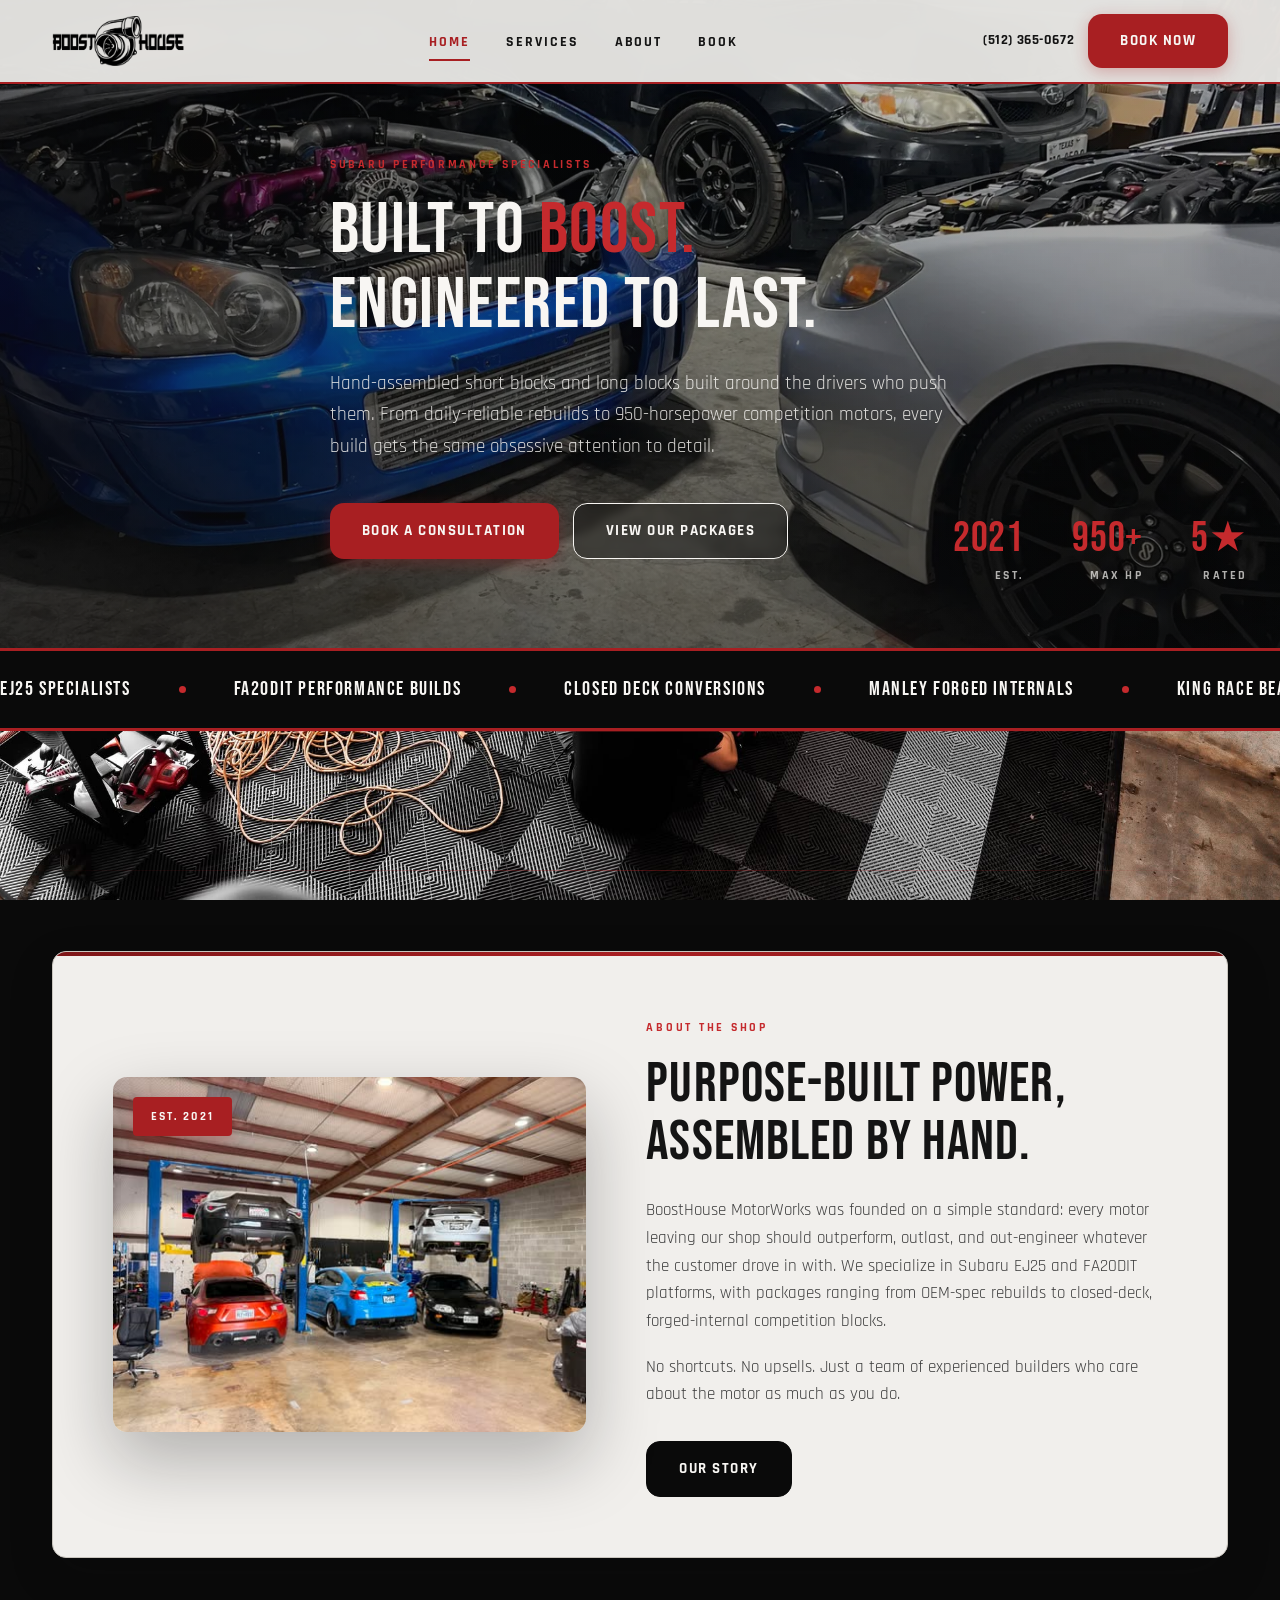
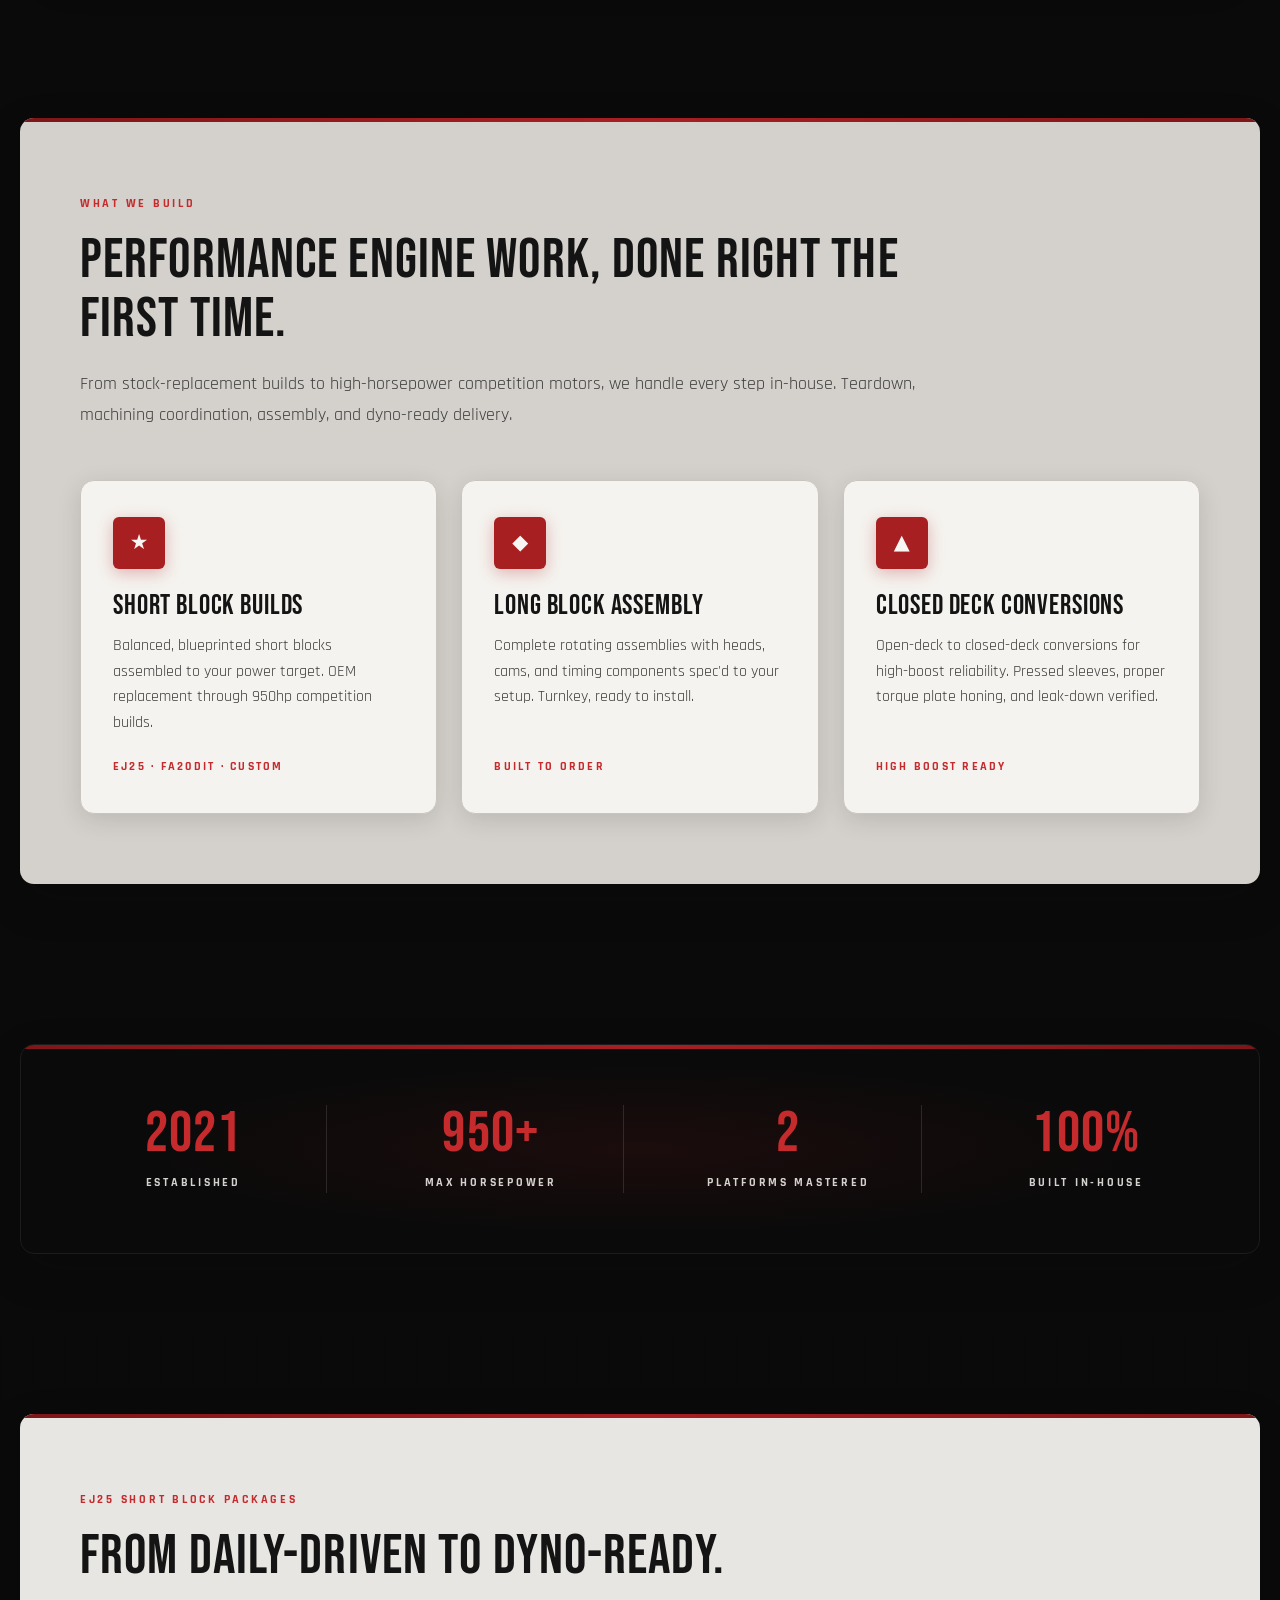
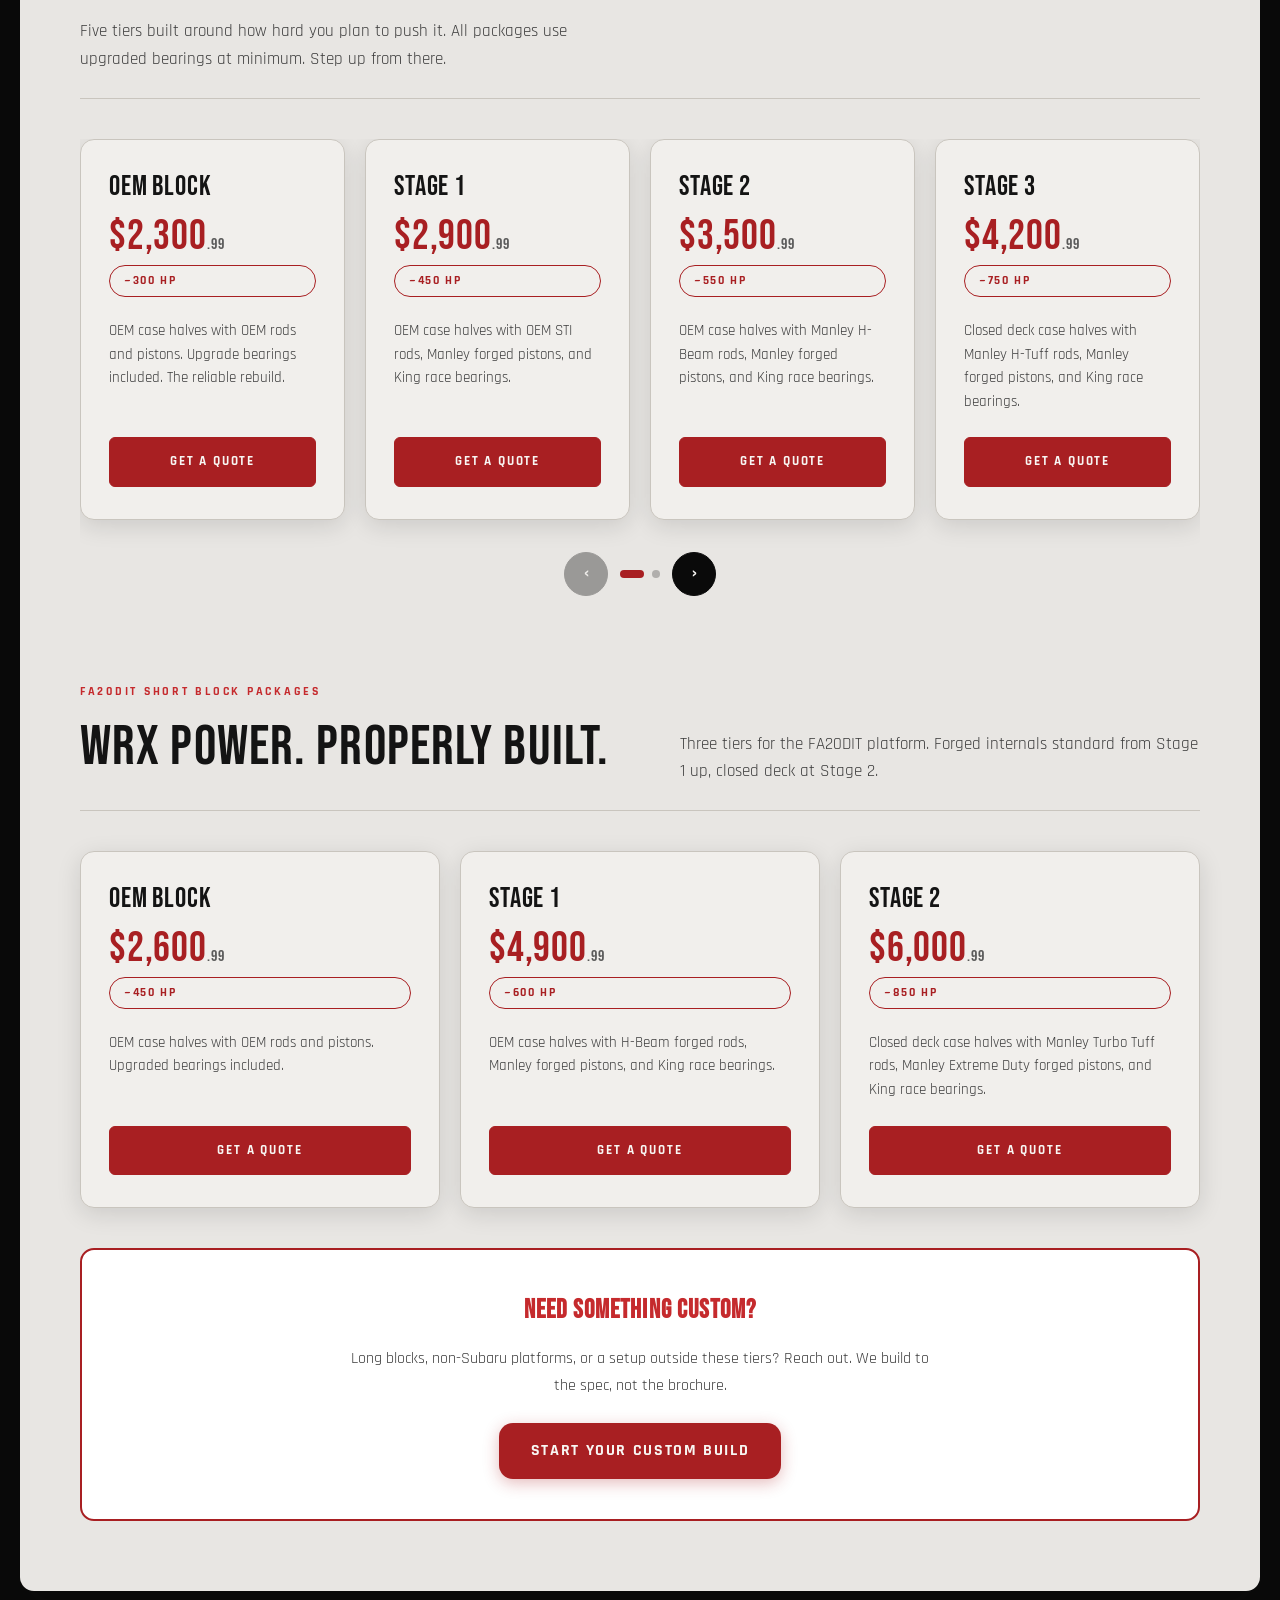
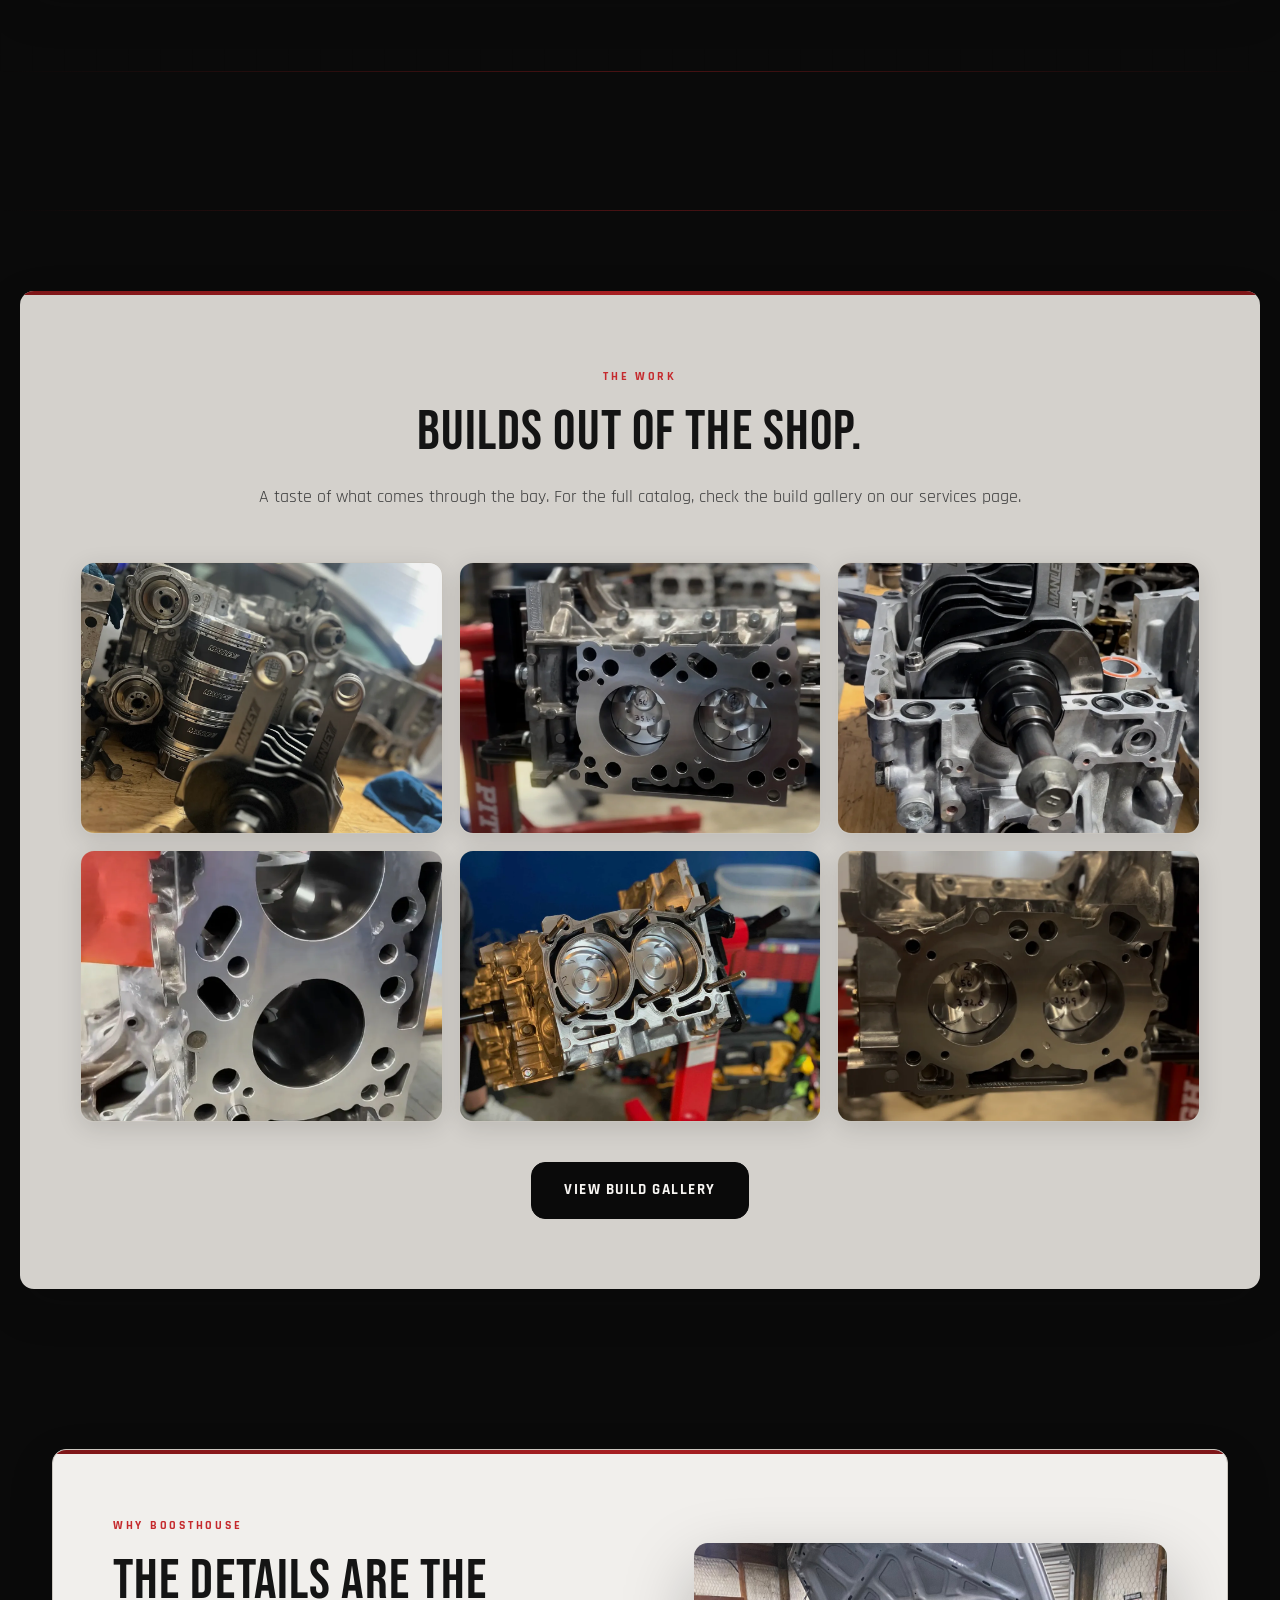
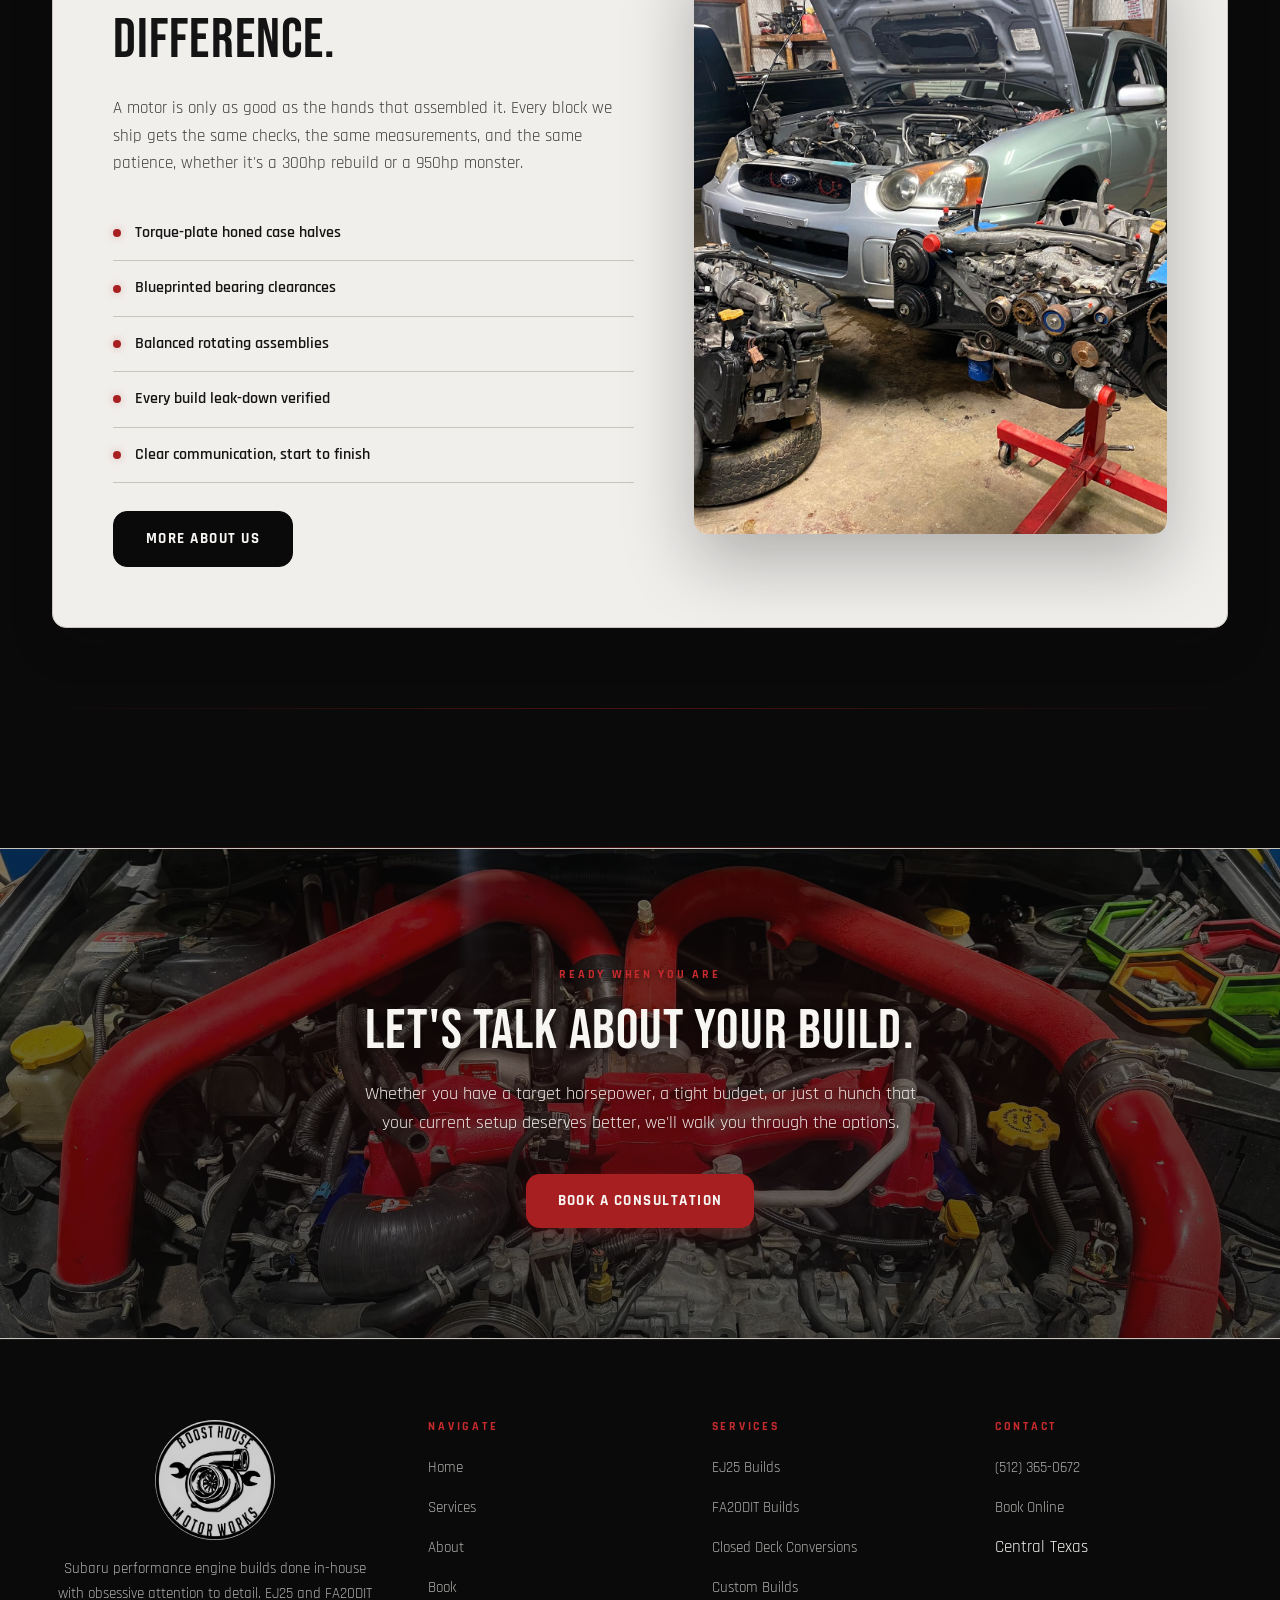
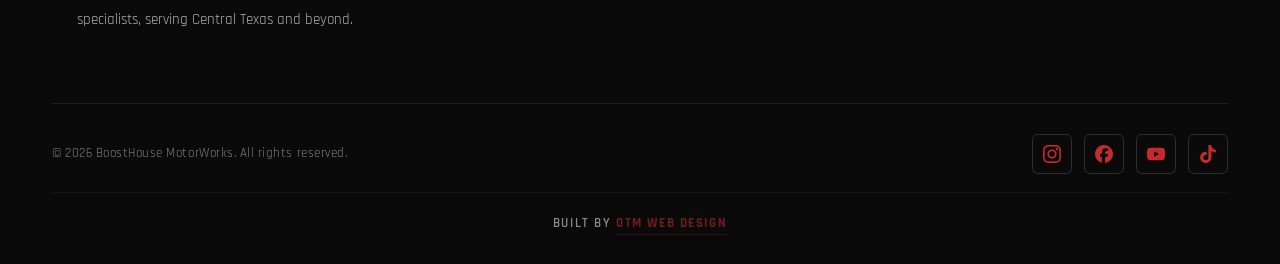
<file: index.html>
<!DOCTYPE html>
<html lang="en">
<head>
<meta charset="UTF-8" />
<meta name="viewport" content="width=device-width, initial-scale=1.0" />
<title>Boost House Motor Works | Subaru Performance Engine Builds in Central Texas</title>
<meta name="description" content="Precision-built Subaru short blocks and performance engines. EJ25 and FA20DIT packages from 300 to 950 horsepower. Serving Central Texas." />
<link rel="preconnect" href="https://fonts.googleapis.com" />
<link rel="preconnect" href="https://fonts.gstatic.com" crossorigin />
<link href="https://fonts.googleapis.com/css2?family=Bebas+Neue&family=Rajdhani:wght@400;500;600;700&display=swap" rel="stylesheet" />
<link rel="stylesheet" href="styles.css" />
</head>
<body data-page="home">

<!-- Navigation -->
<nav class="nav">
  <div class="nav-inner">
    <a href="index.html" class="brand">
      <img src="assets/logo.png" alt="BoostHouse MotorWorks" class="brand-logo" />
      <span class="brand-name">
        BoostHouse
        <small>Motor Works</small>
      </span>
    </a>
    <ul class="nav-links">
      <li><a href="index.html" data-link="home">Home</a></li>
      <li><a href="services.html" data-link="services">Services</a></li>
      <li><a href="about.html" data-link="about">About</a></li>
      <li><a href="book.html" data-link="book">Book</a></li>
    </ul>
    <div class="nav-cta">
      <a href="tel:5123650672" class="nav-phone">(512) 365-0672</a>
      <a href="book.html" class="btn btn-primary">Book Now</a>
      <button class="hamburger" aria-label="Menu"><span></span></button>
    </div>
  </div>
</nav>

<!-- Hero -->
<header class="hero">
  <div class="hero-bg"></div>
  <div class="hero-overlay"></div>
  <div class="container hero-inner">
    <span class="eyebrow">Subaru Performance Specialists</span>
    <h1>Built to <em>boost.</em><br />Engineered to last.</h1>
    <p class="hero-sub">
      Hand-assembled short blocks and long blocks built around the drivers who push them.
      From daily-reliable rebuilds to 950-horsepower competition motors, every build gets the same obsessive attention to detail.
    </p>
    <div class="hero-actions">
      <a href="book.html" class="btn btn-primary">Book a Consultation</a>
      <a href="services.html" class="btn btn-outline">View Our Packages</a>
    </div>
  </div>
  <div class="hero-stats">
    <div><strong>2021</strong><span>Est.</span></div>
    <div><strong>950+</strong><span>Max HP</span></div>
    <div><strong>5★</strong><span>Rated</span></div>
  </div>
</header>

<!-- Marquee -->
<div class="marquee">
  <div class="marquee-track">
    <span class="marquee-item">EJ25 Specialists</span>
    <span class="marquee-item">FA20DIT Performance Builds</span>
    <span class="marquee-item">Closed Deck Conversions</span>
    <span class="marquee-item">Manley Forged Internals</span>
    <span class="marquee-item">King Race Bearings</span>
    <span class="marquee-item">Central Texas</span>
    <span class="marquee-item">Custom Builds Welcome</span>
  </div>
</div>

<div class="divider"></div>

<!-- Intro -->
<section class="intro">
  <div class="container">
    <div class="intro-grid">
      <div class="intro-media intro-media--landscape">
        <img src="assets/intro-shop.jpg" alt="Inside BoostHouse MotorWorks shop" />
        <span class="intro-badge">Est. 2021</span>
      </div>
      <div class="intro-content">
        <span class="eyebrow">About The Shop</span>
        <h2>Purpose-built power, assembled by hand.</h2>
        <p>
          BoostHouse MotorWorks was founded on a simple standard: every motor leaving our shop should outperform, outlast, and out-engineer whatever the customer drove in with.
          We specialize in Subaru EJ25 and FA20DIT platforms, with packages ranging from OEM-spec rebuilds to closed-deck, forged-internal competition blocks.
        </p>
        <p>
          No shortcuts. No upsells. Just a team of experienced builders who care about the motor as much as you do.
        </p>
        <a href="about.html" class="btn btn-dark" style="margin-top:14px;">Our Story</a>
      </div>
    </div>
  </div>
</section>

<!-- Services -->
<section class="services">
  <div class="container">
    <div class="section-head">
      <span class="eyebrow">What We Build</span>
      <h2>Performance engine work, done right the first time.</h2>
      <p class="lead">From stock-replacement builds to high-horsepower competition motors, we handle every step in-house. Teardown, machining coordination, assembly, and dyno-ready delivery.</p>
    </div>
    <div class="services-grid">
      <div class="service-card">
        <div class="service-icon">★</div>
        <h3>Short Block Builds</h3>
        <p>Balanced, blueprinted short blocks assembled to your power target. OEM replacement through 950hp competition builds.</p>
        <span class="card-footer">EJ25 · FA20DIT · Custom</span>
      </div>
      <div class="service-card">
        <div class="service-icon">◆</div>
        <h3>Long Block Assembly</h3>
        <p>Complete rotating assemblies with heads, cams, and timing components spec'd to your setup. Turnkey, ready to install.</p>
        <span class="card-footer">Built To Order</span>
      </div>
      <div class="service-card">
        <div class="service-icon">▲</div>
        <h3>Closed Deck Conversions</h3>
        <p>Open-deck to closed-deck conversions for high-boost reliability. Pressed sleeves, proper torque plate honing, and leak-down verified.</p>
        <span class="card-footer">High Boost Ready</span>
      </div>
    </div>
  </div>
</section>

<!-- Stats Band -->
<section class="stats-band">
  <div class="container">
    <div class="stats-grid">
      <div class="stat">
        <div class="stat-num">2021</div>
        <div class="stat-label">Established</div>
      </div>
      <div class="stat">
        <div class="stat-num">950+</div>
        <div class="stat-label">Max Horsepower</div>
      </div>
      <div class="stat">
        <div class="stat-num">2</div>
        <div class="stat-label">Platforms Mastered</div>
      </div>
      <div class="stat">
        <div class="stat-num">100%</div>
        <div class="stat-label">Built In-House</div>
      </div>
    </div>
  </div>
</section>

<!-- EJ25 Pricing -->
<section class="packages">
  <div class="container">

    <div class="package-group">
      <div class="package-header">
        <div>
          <span class="eyebrow">EJ25 Short Block Packages</span>
          <h2>From daily-driven to dyno-ready.</h2>
        </div>
        <p>Five tiers built around how hard you plan to push it. All packages use upgraded bearings at minimum. Step up from there.</p>
      </div>

      <div class="package-carousel">
        <div class="package-carousel-track">

          <div class="package-card">
            <h3>OEM Block</h3>
            <div class="package-price">$2,300<small>.99</small></div>
            <span class="package-hp">~300 HP</span>
            <p>OEM case halves with OEM rods and pistons. Upgrade bearings included. The reliable rebuild.</p>
            <a href="book.html" class="package-cta">Get A Quote</a>
          </div>

          <div class="package-card">
            <h3>Stage 1</h3>
            <div class="package-price">$2,900<small>.99</small></div>
            <span class="package-hp">~450 HP</span>
            <p>OEM case halves with OEM STI rods, Manley forged pistons, and King race bearings.</p>
            <a href="book.html" class="package-cta">Get A Quote</a>
          </div>

          <div class="package-card">
            <h3>Stage 2</h3>
            <div class="package-price">$3,500<small>.99</small></div>
            <span class="package-hp">~550 HP</span>
            <p>OEM case halves with Manley H-Beam rods, Manley forged pistons, and King race bearings.</p>
            <a href="book.html" class="package-cta">Get A Quote</a>
          </div>

          <div class="package-card">
            <h3>Stage 3</h3>
            <div class="package-price">$4,200<small>.99</small></div>
            <span class="package-hp">~750 HP</span>
            <p>Closed deck case halves with Manley H-Tuff rods, Manley forged pistons, and King race bearings.</p>
            <a href="book.html" class="package-cta">Get A Quote</a>
          </div>

          <div class="package-card">
            <h3>Stage 4</h3>
            <div class="package-price">$5,200<small>.99</small></div>
            <span class="package-hp">~950 HP</span>
            <p>Closed deck case halves with Manley Turbo Tuff rods, Manley Extreme Duty forged pistons, and King race bearings.</p>
            <a href="book.html" class="package-cta">Get A Quote</a>
          </div>

        </div>
        <div class="package-carousel-nav">
          <button class="package-carousel-btn prev" aria-label="Previous">‹</button>
          <div class="package-carousel-dots"></div>
          <button class="package-carousel-btn next" aria-label="Next">›</button>
        </div>
      </div>
    </div>

    <!-- FA20DIT Pricing -->
    <div class="package-group">
      <div class="package-header">
        <div>
          <span class="eyebrow">FA20DIT Short Block Packages</span>
          <h2>WRX power. Properly built.</h2>
        </div>
        <p>Three tiers for the FA20DIT platform. Forged internals standard from Stage 1 up, closed deck at Stage 2.</p>
      </div>

      <div class="package-grid tight-3">

        <div class="package-card">
          <h3>OEM Block</h3>
          <div class="package-price">$2,600<small>.99</small></div>
          <span class="package-hp">~450 HP</span>
          <p>OEM case halves with OEM rods and pistons. Upgraded bearings included.</p>
          <a href="book.html" class="package-cta">Get A Quote</a>
        </div>

        <div class="package-card">
          <h3>Stage 1</h3>
          <div class="package-price">$4,900<small>.99</small></div>
          <span class="package-hp">~600 HP</span>
          <p>OEM case halves with H-Beam forged rods, Manley forged pistons, and King race bearings.</p>
          <a href="book.html" class="package-cta">Get A Quote</a>
        </div>

        <div class="package-card">
          <h3>Stage 2</h3>
          <div class="package-price">$6,000<small>.99</small></div>
          <span class="package-hp">~850 HP</span>
          <p>Closed deck case halves with Manley Turbo Tuff rods, Manley Extreme Duty forged pistons, and King race bearings.</p>
          <a href="book.html" class="package-cta">Get A Quote</a>
        </div>

      </div>

      <a href="book.html" class="custom-note custom-note--cta">
        <strong>Need Something Custom?</strong>
        <span>Long blocks, non-Subaru platforms, or a setup outside these tiers? Reach out. We build to the spec, not the brochure.</span>
        <span class="custom-note-btn">Start Your Custom Build</span>
      </a>
    </div>

  </div>
</section>

<div class="divider"></div>

<!-- Gallery Teaser -->
<section class="gallery">
  <div class="container">
    <div class="section-head section-head--center">
      <span class="eyebrow">The Work</span>
      <h2>Builds out of the shop.</h2>
      <p class="lead">A taste of what comes through the bay. For the full catalog, check the build gallery on our services page.</p>
    </div>
    <div class="gallery-grid">
      <div class="gallery-item"><img src="assets/gallery-1.jpg" alt="BoostHouse engine build" /></div>
      <div class="gallery-item"><img src="assets/gallery-2.jpg" alt="Short block assembly" /></div>
      <div class="gallery-item"><img src="assets/gallery-3.jpg" alt="Engine teardown" /></div>
      <div class="gallery-item"><img src="assets/gallery-4.jpg" alt="Piston and rod assembly" /></div>
      <div class="gallery-item"><img src="assets/gallery-5.jpg" alt="Shop floor work" /></div>
      <div class="gallery-item"><img src="assets/gallery-6.jpg" alt="Finished build" /></div>
    </div>
    <div style="text-align: center; margin-top: 40px;">
      <a href="services.html#builds" class="btn btn-dark">View Build Gallery</a>
    </div>
  </div>
</section>

<!-- Feature: why us -->
<section class="feature">
  <div class="container">
    <div class="feature-grid">
      <div class="feature-content">
        <span class="eyebrow">Why BoostHouse</span>
        <h2>The details are the difference.</h2>
        <p>A motor is only as good as the hands that assembled it. Every block we ship gets the same checks, the same measurements, and the same patience, whether it's a 300hp rebuild or a 950hp monster.</p>
        <ul class="feature-list">
          <li>Torque-plate honed case halves</li>
          <li>Blueprinted bearing clearances</li>
          <li>Balanced rotating assemblies</li>
          <li>Every build leak-down verified</li>
          <li>Clear communication, start to finish</li>
        </ul>
        <a href="about.html" class="btn btn-dark">More About Us</a>
      </div>
      <div class="feature-media">
        <img src="assets/feature-main.jpg" alt="Engine build detail" />
      </div>
    </div>
  </div>
</section>

<div class="divider"></div>

<!-- CTA Strip -->
<section class="cta-strip">
  <div class="container">
    <span class="eyebrow">Ready When You Are</span>
    <h2>Let's talk about your build.</h2>
    <p>Whether you have a target horsepower, a tight budget, or just a hunch that your current setup deserves better, we'll walk you through the options.</p>
    <a href="book.html" class="btn btn-primary">Book a Consultation</a>
  </div>
</section>

<!-- Footer -->
<footer class="footer">
  <div class="container">
    <div class="footer-grid">
      <div class="footer-about">
        <div class="footer-brand">
          <img src="assets/logo-footer.png" alt="BoostHouse MotorWorks" class="footer-logo" />
          BoostHouse MotorWorks
        </div>
        <p>Subaru performance engine builds done in-house with obsessive attention to detail. EJ25 and FA20DIT specialists, serving Central Texas and beyond.</p>
      </div>
      <div class="footer-col">
        <h4>Navigate</h4>
        <ul>
          <li><a href="index.html">Home</a></li>
          <li><a href="services.html">Services</a></li>
          <li><a href="about.html">About</a></li>
          <li><a href="book.html">Book</a></li>
        </ul>
      </div>
      <div class="footer-col">
        <h4>Services</h4>
        <ul>
          <li><a href="services.html">EJ25 Builds</a></li>
          <li><a href="services.html">FA20DIT Builds</a></li>
          <li><a href="services.html">Closed Deck Conversions</a></li>
          <li><a href="services.html">Custom Builds</a></li>
        </ul>
      </div>
      <div class="footer-col">
        <h4>Contact</h4>
        <ul>
          <li><a href="tel:5123650672">(512) 365-0672</a></li>
          <li><a href="book.html">Book Online</a></li>
          <li>Central Texas</li>
        </ul>
      </div>
    </div>
    <div class="footer-bottom">
      <p>© 2026 BoostHouse MotorWorks. All rights reserved.</p>
      <div class="footer-social">
        <a href="https://www.instagram.com/boosthouse_motorworks" target="_blank" rel="noopener noreferrer" aria-label="Instagram">
          <svg viewBox="0 0 24 24" width="18" height="18" fill="currentColor" aria-hidden="true"><path d="M12 2.163c3.204 0 3.584.012 4.85.07 3.252.148 4.771 1.691 4.919 4.919.058 1.265.069 1.645.069 4.849 0 3.205-.012 3.584-.069 4.849-.149 3.225-1.664 4.771-4.919 4.919-1.266.058-1.644.07-4.85.07-3.204 0-3.584-.012-4.849-.07-3.26-.149-4.771-1.699-4.919-4.92-.058-1.265-.07-1.644-.07-4.849 0-3.204.013-3.583.07-4.849.149-3.227 1.664-4.771 4.919-4.919 1.266-.057 1.645-.069 4.849-.069zm0-2.163c-3.259 0-3.667.014-4.947.072-4.358.2-6.78 2.618-6.98 6.98-.059 1.281-.073 1.689-.073 4.948 0 3.259.014 3.668.072 4.948.2 4.358 2.618 6.78 6.98 6.98 1.281.058 1.689.072 4.948.072 3.259 0 3.668-.014 4.948-.072 4.354-.2 6.782-2.618 6.979-6.98.059-1.28.073-1.689.073-4.948 0-3.259-.014-3.667-.072-4.947-.196-4.354-2.617-6.78-6.979-6.98-1.281-.059-1.69-.073-4.949-.073zm0 5.838c-3.403 0-6.162 2.759-6.162 6.162s2.759 6.163 6.162 6.163 6.162-2.759 6.162-6.163c0-3.403-2.759-6.162-6.162-6.162zm0 10.162c-2.209 0-4-1.79-4-4 0-2.209 1.791-4 4-4s4 1.791 4 4c0 2.21-1.791 4-4 4zm6.406-11.845c-.796 0-1.441.645-1.441 1.44s.645 1.44 1.441 1.44c.795 0 1.439-.645 1.439-1.44s-.644-1.44-1.439-1.44z"/></svg>
        </a>
        <a href="https://www.facebook.com/boosthouse.motorworks" target="_blank" rel="noopener noreferrer" aria-label="Facebook">
          <svg viewBox="0 0 24 24" width="18" height="18" fill="currentColor" aria-hidden="true"><path d="M9.101 23.691v-7.98H6.627v-3.667h2.474v-1.58c0-4.085 1.848-5.978 5.858-5.978.401 0 .955.042 1.468.103a8.68 8.68 0 0 1 1.141.195v3.325a8.623 8.623 0 0 0-.653-.036 26.805 26.805 0 0 0-.733-.009c-.707 0-1.259.096-1.675.309a1.686 1.686 0 0 0-.679.622c-.258.42-.374.995-.374 1.752v1.297h3.919l-.386 2.103-.287 1.564h-3.246v8.245C19.396 23.238 24 18.179 24 12.044c0-6.627-5.373-12-12-12s-12 5.373-12 12c0 5.628 3.874 10.35 9.101 11.647Z"/></svg>
        </a>
        <a href="https://www.youtube.com/@boosthousellc" target="_blank" rel="noopener noreferrer" aria-label="YouTube">
          <svg viewBox="0 0 24 24" width="18" height="18" fill="currentColor" aria-hidden="true"><path d="M23.498 6.186a3.016 3.016 0 0 0-2.122-2.136C19.505 3.545 12 3.545 12 3.545s-7.505 0-9.377.505A3.017 3.017 0 0 0 .502 6.186C0 8.07 0 12 0 12s0 3.93.502 5.814a3.016 3.016 0 0 0 2.122 2.136c1.871.505 9.376.505 9.376.505s7.505 0 9.377-.505a3.015 3.015 0 0 0 2.122-2.136C24 15.93 24 12 24 12s0-3.93-.502-5.814zM9.545 15.568V8.432L15.818 12l-6.273 3.568z"/></svg>
        </a>
        <a href="https://www.tiktok.com/@boostedzay14" target="_blank" rel="noopener noreferrer" aria-label="TikTok">
          <svg viewBox="0 0 24 24" width="18" height="18" fill="currentColor" aria-hidden="true"><path d="M12.525.02c1.31-.02 2.61-.01 3.91-.02.08 1.53.63 3.09 1.75 4.17 1.12 1.11 2.7 1.62 4.24 1.79v4.03c-1.44-.05-2.89-.35-4.2-.97-.57-.26-1.1-.59-1.62-.93-.01 2.92.01 5.84-.02 8.75-.08 1.4-.54 2.79-1.35 3.94-1.31 1.92-3.58 3.17-5.91 3.21-1.43.08-2.86-.31-4.08-1.03-2.02-1.19-3.44-3.37-3.65-5.71-.02-.5-.03-1-.01-1.49.18-1.9 1.12-3.72 2.58-4.96 1.66-1.44 3.98-2.13 6.15-1.72.02 1.48-.04 2.96-.04 4.44-.99-.32-2.15-.23-3.02.37-.63.41-1.11 1.04-1.36 1.75-.21.51-.15 1.07-.14 1.61.24 1.64 1.82 3.02 3.5 2.87 1.12-.01 2.19-.66 2.77-1.61.19-.33.4-.67.41-1.06.1-1.79.06-3.57.07-5.36.01-4.03-.01-8.05.02-12.07z"/></svg>
        </a>
      </div>
    </div>
    <div class="footer-credit">
      <p>Built by <a href="https://otm-designs.com" target="_blank" rel="noopener noreferrer">OTM Web Design</a></p>
    </div>
  </div>
</footer>

<script src="script.js"></script>
</body>
</html>
</file>
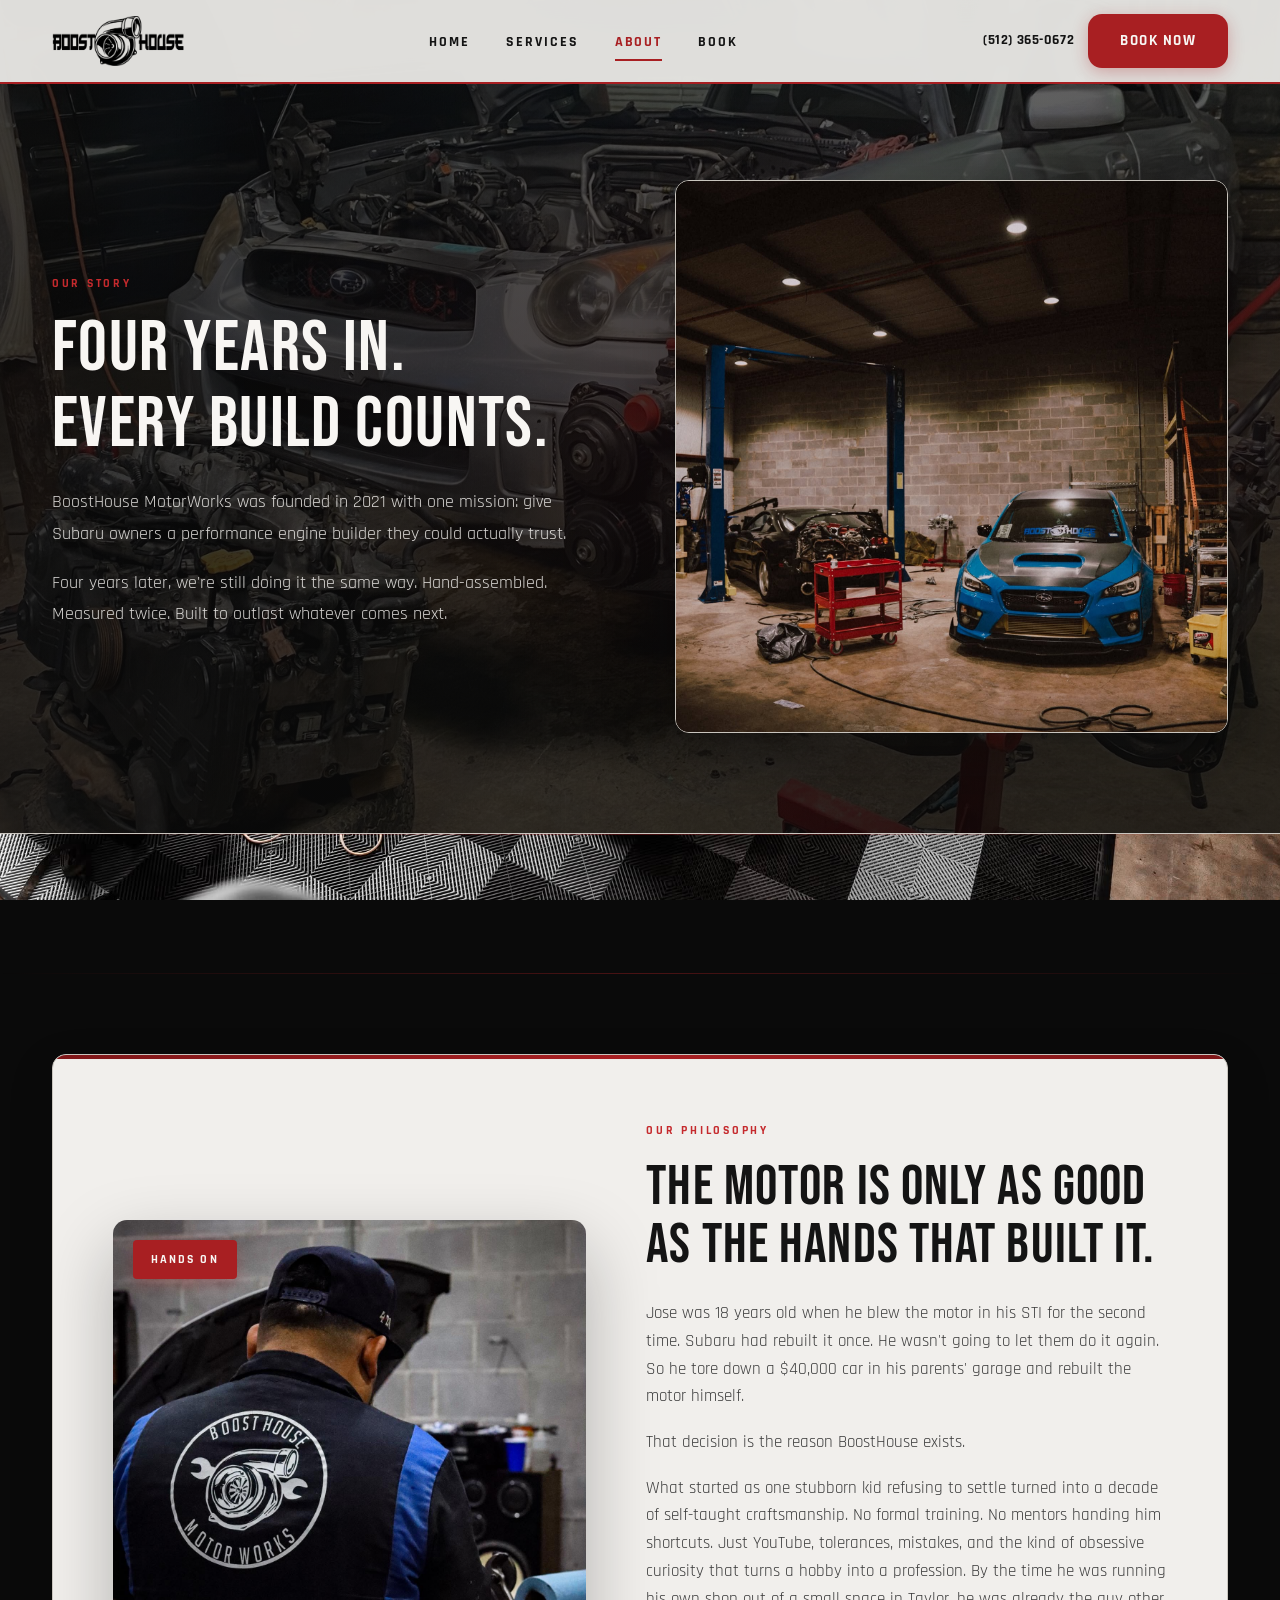
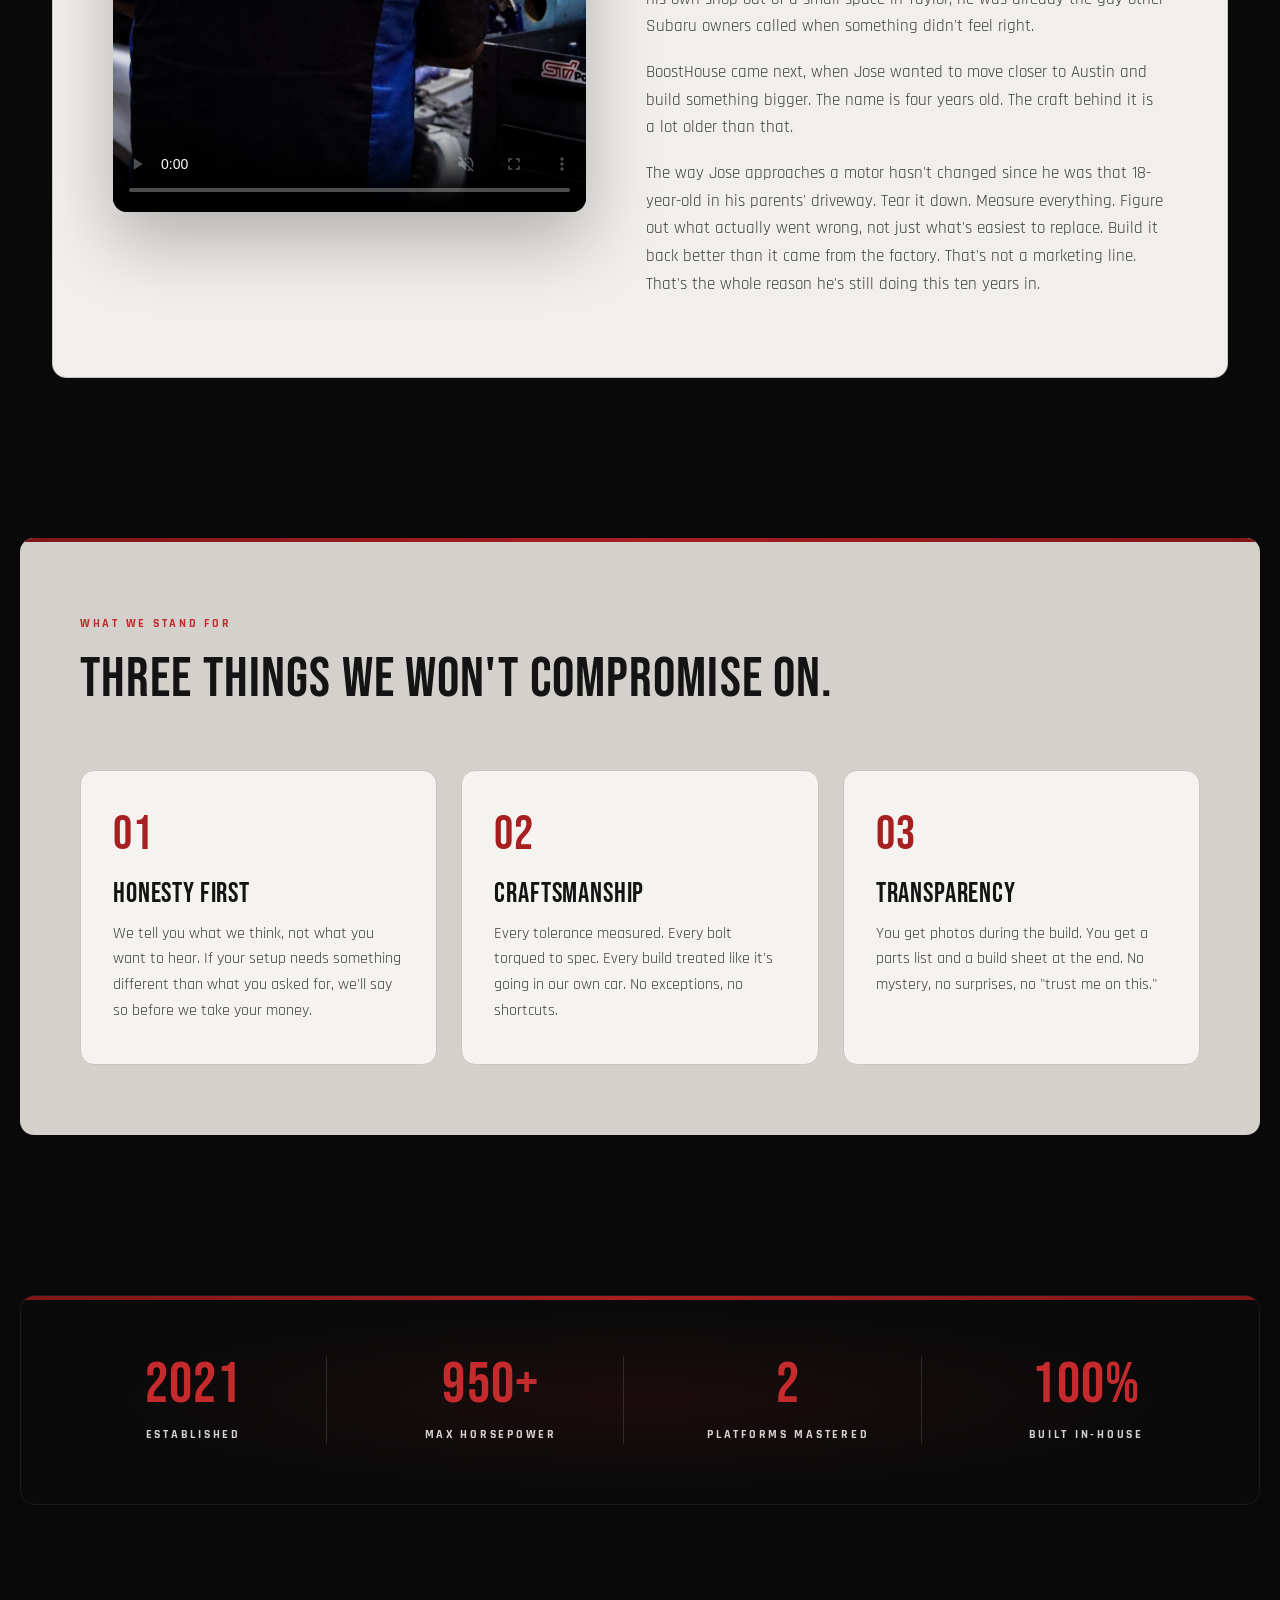
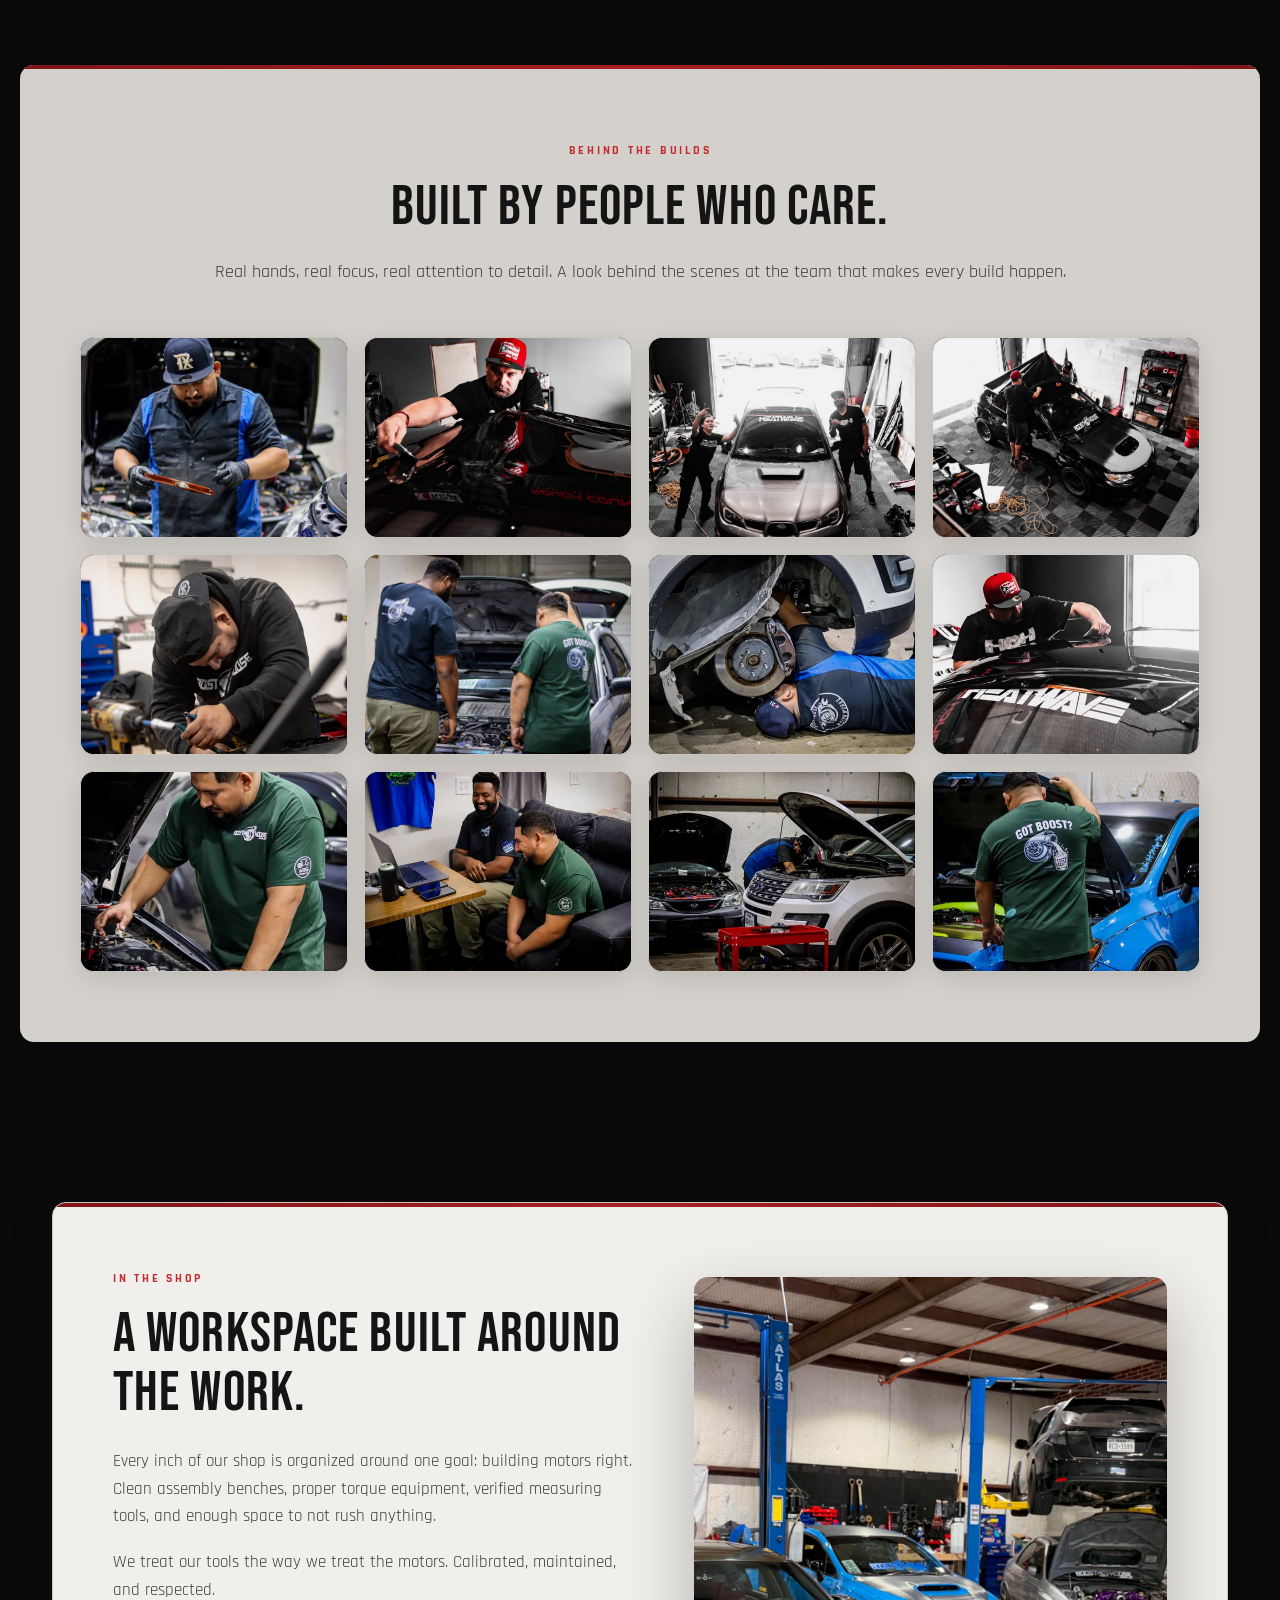
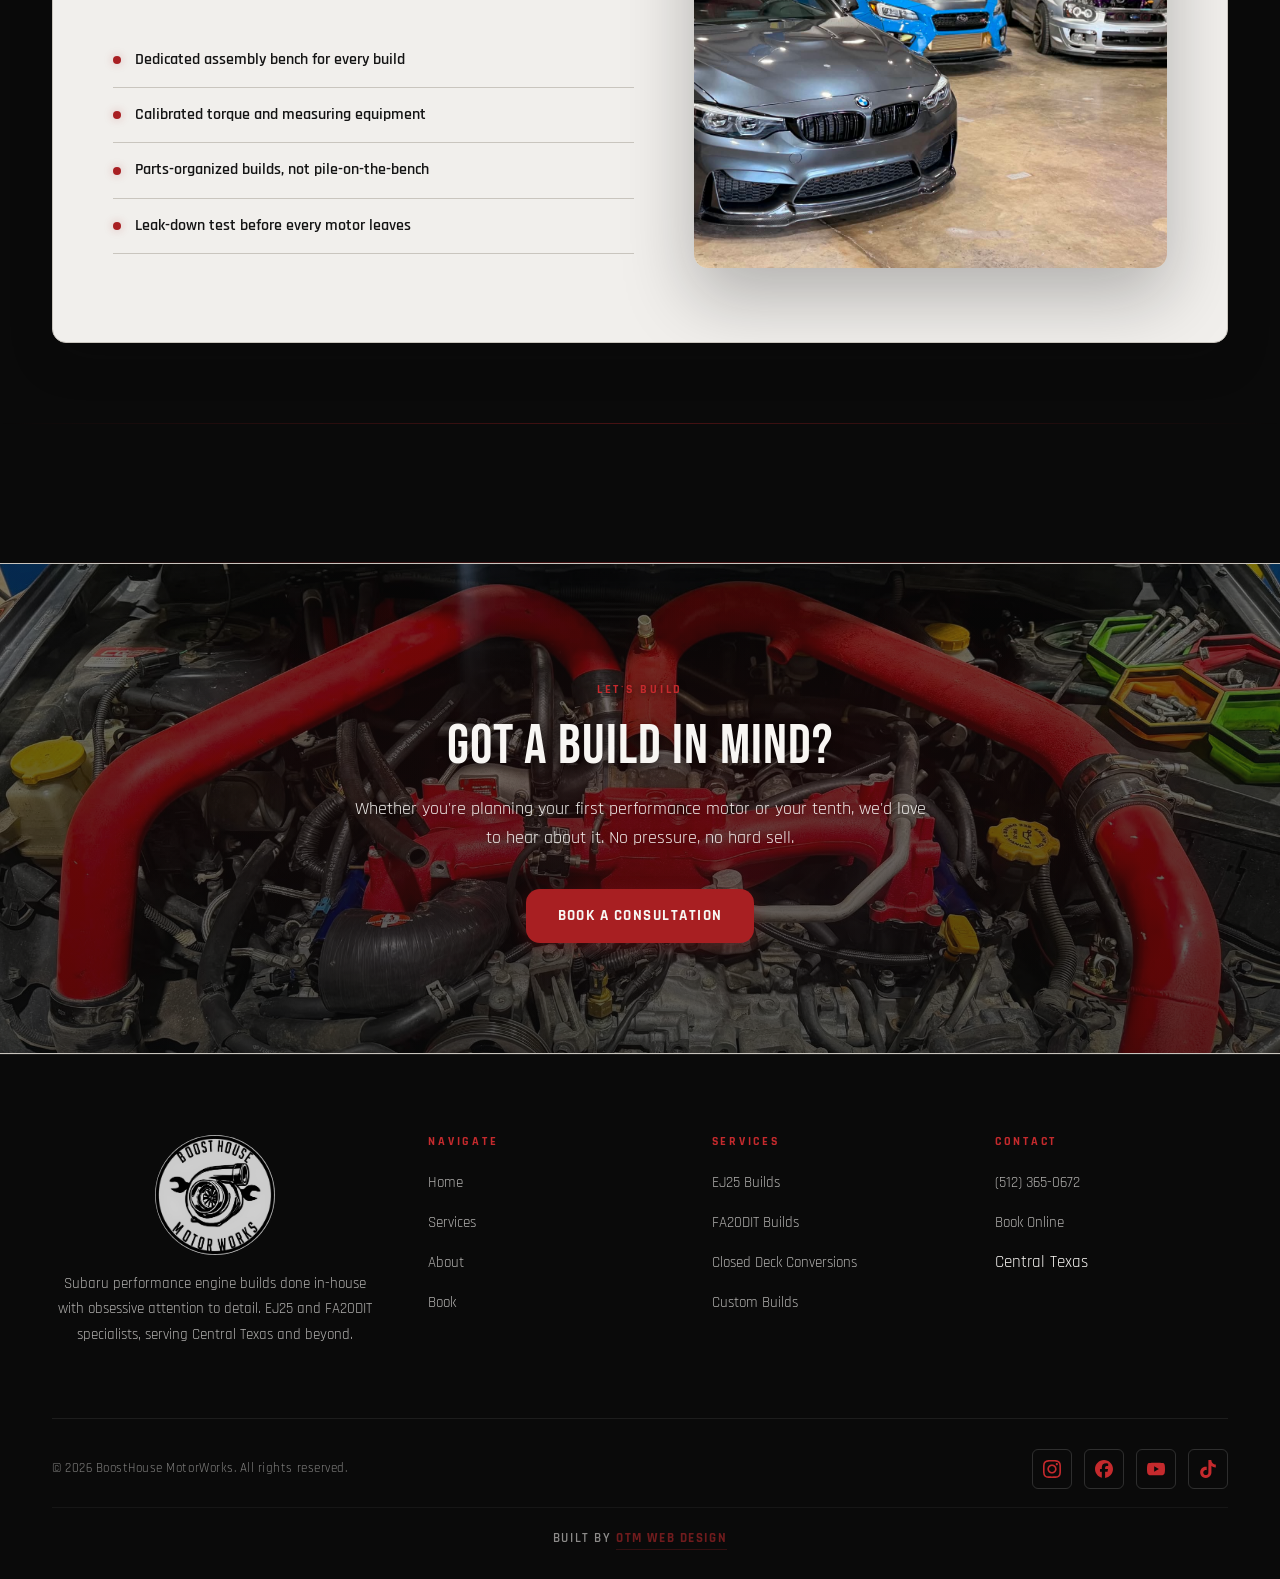
<file: about.html>
<!DOCTYPE html>
<html lang="en">
<head>
<meta charset="UTF-8" />
<meta name="viewport" content="width=device-width, initial-scale=1.0" />
<title>About | BoostHouse MotorWorks</title>
<meta name="description" content="Founded in 2021, BoostHouse MotorWorks builds Subaru performance engines in Central Texas with a commitment to craftsmanship and honest work." />
<link rel="preconnect" href="https://fonts.googleapis.com" />
<link rel="preconnect" href="https://fonts.gstatic.com" crossorigin />
<link href="https://fonts.googleapis.com/css2?family=Bebas+Neue&family=Rajdhani:wght@400;500;600;700&display=swap" rel="stylesheet" />
<link rel="stylesheet" href="styles.css" />
</head>
<body data-page="about">

<nav class="nav">
  <div class="nav-inner">
    <a href="index.html" class="brand">
      <img src="assets/logo.png" alt="BoostHouse MotorWorks" class="brand-logo" />
      <span class="brand-name">BoostHouse<small>Motor Works</small></span>
    </a>
    <ul class="nav-links">
      <li><a href="index.html" data-link="home">Home</a></li>
      <li><a href="services.html" data-link="services">Services</a></li>
      <li><a href="about.html" data-link="about">About</a></li>
      <li><a href="book.html" data-link="book">Book</a></li>
    </ul>
    <div class="nav-cta">
      <a href="tel:5123650672" class="nav-phone">(512) 365-0672</a>
      <a href="book.html" class="btn btn-primary">Book Now</a>
      <button class="hamburger" aria-label="Menu"><span></span></button>
    </div>
  </div>
</nav>

<!-- About Hero -->
<header class="about-hero">
  <div class="about-hero-bg"></div>
  <div class="container">
    <div class="about-hero-grid">
      <div>
        <span class="eyebrow">Our Story</span>
        <h1>Four years in.<br />Every build counts.</h1>
        <p class="lead">BoostHouse MotorWorks was founded in 2021 with one mission: give Subaru owners a performance engine builder they could actually trust.</p>
        <p class="lead">Four years later, we're still doing it the same way. Hand-assembled. Measured twice. Built to outlast whatever comes next.</p>
      </div>
      <div class="about-hero-media">
        <img src="assets/about-hero.jpg" alt="BoostHouse shop" />
      </div>
    </div>
  </div>
</header>

<div class="divider"></div>

<!-- Philosophy -->
<section class="intro">
  <div class="container">
    <div class="intro-grid">
      <div class="intro-media">
        <video
          id="philosophy-video"
          src="assets/philosophy-video.mp4"
          poster="assets/about-builder.jpg"
          controls
          playsinline
          muted
          preload="metadata"
          aria-label="BoostHouse MotorWorks philosophy"
        ></video>
        <span class="intro-badge">Hands On</span>
      </div>
      <div class="intro-content">
        <span class="eyebrow">Our Philosophy</span>
        <h2>The motor is only as good as the hands that built it.</h2>
        <p>Jose was 18 years old when he blew the motor in his STI for the second time. Subaru had rebuilt it once. He wasn't going to let them do it again. So he tore down a $40,000 car in his parents' garage and rebuilt the motor himself.</p>
        <p>That decision is the reason BoostHouse exists.</p>
        <p>What started as one stubborn kid refusing to settle turned into a decade of self-taught craftsmanship. No formal training. No mentors handing him shortcuts. Just YouTube, tolerances, mistakes, and the kind of obsessive curiosity that turns a hobby into a profession. By the time he was running his own shop out of a small space in Taylor, he was already the guy other Subaru owners called when something didn't feel right.</p>
        <p>BoostHouse came next, when Jose wanted to move closer to Austin and build something bigger. The name is four years old. The craft behind it is a lot older than that.</p>
        <p>The way Jose approaches a motor hasn't changed since he was that 18-year-old in his parents' driveway. Tear it down. Measure everything. Figure out what actually went wrong, not just what's easiest to replace. Build it back better than it came from the factory. That's not a marketing line. That's the whole reason he's still doing this ten years in.</p>
      </div>
    </div>
  </div>
</section>

<!-- Values -->
<section class="services" >
  <div class="container">
    <div class="section-head">
      <span class="eyebrow">What We Stand For</span>
      <h2>Three things we won't compromise on.</h2>
    </div>
    <div class="values-grid">
      <div class="value-card">
        <div class="value-num">01</div>
        <h3>Honesty First</h3>
        <p>We tell you what we think, not what you want to hear. If your setup needs something different than what you asked for, we'll say so before we take your money.</p>
      </div>
      <div class="value-card">
        <div class="value-num">02</div>
        <h3>Craftsmanship</h3>
        <p>Every tolerance measured. Every bolt torqued to spec. Every build treated like it's going in our own car. No exceptions, no shortcuts.</p>
      </div>
      <div class="value-card">
        <div class="value-num">03</div>
        <h3>Transparency</h3>
        <p>You get photos during the build. You get a parts list and a build sheet at the end. No mystery, no surprises, no "trust me on this."</p>
      </div>
    </div>
  </div>
</section>

<!-- Stats -->
<section class="stats-band">
  <div class="container">
    <div class="stats-grid">
      <div class="stat">
        <div class="stat-num">2021</div>
        <div class="stat-label">Established</div>
      </div>
      <div class="stat">
        <div class="stat-num">950+</div>
        <div class="stat-label">Max Horsepower</div>
      </div>
      <div class="stat">
        <div class="stat-num">2</div>
        <div class="stat-label">Platforms Mastered</div>
      </div>
      <div class="stat">
        <div class="stat-num">100%</div>
        <div class="stat-label">Built In-House</div>
      </div>
    </div>
  </div>
</section>

<!-- Behind the Builds -->
<section class="builds-section">
  <div class="container">
    <div class="section-head section-head--center">
      <span class="eyebrow">Behind The Builds</span>
      <h2>Built by people who care.</h2>
      <p class="lead">Real hands, real focus, real attention to detail. A look behind the scenes at the team that makes every build happen.</p>
    </div>
    <div class="builds-grid">
      <div class="build-item"><img src="assets/team-1.jpg" alt="BoostHouse team at work" loading="lazy" /></div>
      <div class="build-item"><img src="assets/team-2.jpg" alt="BoostHouse team at work" loading="lazy" /></div>
      <div class="build-item"><img src="assets/team-3.jpg" alt="BoostHouse team at work" loading="lazy" /></div>
      <div class="build-item"><img src="assets/team-4.jpg" alt="BoostHouse team at work" loading="lazy" /></div>
      <div class="build-item"><img src="assets/team-5.jpg" alt="BoostHouse team at work" loading="lazy" /></div>
      <div class="build-item"><img src="assets/team-6.jpg" alt="BoostHouse team at work" loading="lazy" /></div>
      <div class="build-item"><img src="assets/team-7.jpg" alt="BoostHouse team at work" loading="lazy" /></div>
      <div class="build-item"><img src="assets/team-8.jpg" alt="BoostHouse team at work" loading="lazy" /></div>
      <div class="build-item"><img src="assets/team-9.jpg" alt="BoostHouse team at work" loading="lazy" /></div>
      <div class="build-item"><img src="assets/team-10.jpg" alt="BoostHouse team at work" loading="lazy" /></div>
      <div class="build-item"><img src="assets/team-11.jpg" alt="BoostHouse team at work" loading="lazy" /></div>
      <div class="build-item"><img src="assets/team-12.jpg" alt="BoostHouse team at work" loading="lazy" /></div>
    </div>
  </div>
</section>

<!-- Feature -->
<section class="feature">
  <div class="container">
    <div class="feature-grid">
      <div class="feature-content">
        <span class="eyebrow">In The Shop</span>
        <h2>A workspace built around the work.</h2>
        <p>Every inch of our shop is organized around one goal: building motors right. Clean assembly benches, proper torque equipment, verified measuring tools, and enough space to not rush anything.</p>
        <p>We treat our tools the way we treat the motors. Calibrated, maintained, and respected.</p>
        <ul class="feature-list">
          <li>Dedicated assembly bench for every build</li>
          <li>Calibrated torque and measuring equipment</li>
          <li>Parts-organized builds, not pile-on-the-bench</li>
          <li>Leak-down test before every motor leaves</li>
        </ul>
      </div>
      <div class="feature-media">
        <img src="assets/about-shop.jpg" alt="Inside BoostHouse shop" />
      </div>
    </div>
  </div>
</section>

<div class="divider"></div>

<!-- CTA -->
<section class="cta-strip">
  <div class="container">
    <span class="eyebrow">Let's Build</span>
    <h2>Got a build in mind?</h2>
    <p>Whether you're planning your first performance motor or your tenth, we'd love to hear about it. No pressure, no hard sell.</p>
    <a href="book.html" class="btn btn-primary">Book a Consultation</a>
  </div>
</section>

<footer class="footer">
  <div class="container">
    <div class="footer-grid">
      <div class="footer-about">
        <div class="footer-brand">
          <img src="assets/logo-footer.png" alt="BoostHouse MotorWorks" class="footer-logo" />
          BoostHouse MotorWorks
        </div>
        <p>Subaru performance engine builds done in-house with obsessive attention to detail. EJ25 and FA20DIT specialists, serving Central Texas and beyond.</p>
      </div>
      <div class="footer-col">
        <h4>Navigate</h4>
        <ul>
          <li><a href="index.html">Home</a></li>
          <li><a href="services.html">Services</a></li>
          <li><a href="about.html">About</a></li>
          <li><a href="book.html">Book</a></li>
        </ul>
      </div>
      <div class="footer-col">
        <h4>Services</h4>
        <ul>
          <li><a href="services.html">EJ25 Builds</a></li>
          <li><a href="services.html">FA20DIT Builds</a></li>
          <li><a href="services.html">Closed Deck Conversions</a></li>
          <li><a href="services.html">Custom Builds</a></li>
        </ul>
      </div>
      <div class="footer-col">
        <h4>Contact</h4>
        <ul>
          <li><a href="tel:5123650672">(512) 365-0672</a></li>
          <li><a href="book.html">Book Online</a></li>
          <li>Central Texas</li>
        </ul>
      </div>
    </div>
    <div class="footer-bottom">
      <p>© 2026 BoostHouse MotorWorks. All rights reserved.</p>
      <div class="footer-social">
        <a href="https://www.instagram.com/boosthouse_motorworks" target="_blank" rel="noopener noreferrer" aria-label="Instagram">
          <svg viewBox="0 0 24 24" width="18" height="18" fill="currentColor" aria-hidden="true"><path d="M12 2.163c3.204 0 3.584.012 4.85.07 3.252.148 4.771 1.691 4.919 4.919.058 1.265.069 1.645.069 4.849 0 3.205-.012 3.584-.069 4.849-.149 3.225-1.664 4.771-4.919 4.919-1.266.058-1.644.07-4.85.07-3.204 0-3.584-.012-4.849-.07-3.26-.149-4.771-1.699-4.919-4.92-.058-1.265-.07-1.644-.07-4.849 0-3.204.013-3.583.07-4.849.149-3.227 1.664-4.771 4.919-4.919 1.266-.057 1.645-.069 4.849-.069zm0-2.163c-3.259 0-3.667.014-4.947.072-4.358.2-6.78 2.618-6.98 6.98-.059 1.281-.073 1.689-.073 4.948 0 3.259.014 3.668.072 4.948.2 4.358 2.618 6.78 6.98 6.98 1.281.058 1.689.072 4.948.072 3.259 0 3.668-.014 4.948-.072 4.354-.2 6.782-2.618 6.979-6.98.059-1.28.073-1.689.073-4.948 0-3.259-.014-3.667-.072-4.947-.196-4.354-2.617-6.78-6.979-6.98-1.281-.059-1.69-.073-4.949-.073zm0 5.838c-3.403 0-6.162 2.759-6.162 6.162s2.759 6.163 6.162 6.163 6.162-2.759 6.162-6.163c0-3.403-2.759-6.162-6.162-6.162zm0 10.162c-2.209 0-4-1.79-4-4 0-2.209 1.791-4 4-4s4 1.791 4 4c0 2.21-1.791 4-4 4zm6.406-11.845c-.796 0-1.441.645-1.441 1.44s.645 1.44 1.441 1.44c.795 0 1.439-.645 1.439-1.44s-.644-1.44-1.439-1.44z"/></svg>
        </a>
        <a href="https://www.facebook.com/boosthouse.motorworks" target="_blank" rel="noopener noreferrer" aria-label="Facebook">
          <svg viewBox="0 0 24 24" width="18" height="18" fill="currentColor" aria-hidden="true"><path d="M9.101 23.691v-7.98H6.627v-3.667h2.474v-1.58c0-4.085 1.848-5.978 5.858-5.978.401 0 .955.042 1.468.103a8.68 8.68 0 0 1 1.141.195v3.325a8.623 8.623 0 0 0-.653-.036 26.805 26.805 0 0 0-.733-.009c-.707 0-1.259.096-1.675.309a1.686 1.686 0 0 0-.679.622c-.258.42-.374.995-.374 1.752v1.297h3.919l-.386 2.103-.287 1.564h-3.246v8.245C19.396 23.238 24 18.179 24 12.044c0-6.627-5.373-12-12-12s-12 5.373-12 12c0 5.628 3.874 10.35 9.101 11.647Z"/></svg>
        </a>
        <a href="https://www.youtube.com/@boosthousellc" target="_blank" rel="noopener noreferrer" aria-label="YouTube">
          <svg viewBox="0 0 24 24" width="18" height="18" fill="currentColor" aria-hidden="true"><path d="M23.498 6.186a3.016 3.016 0 0 0-2.122-2.136C19.505 3.545 12 3.545 12 3.545s-7.505 0-9.377.505A3.017 3.017 0 0 0 .502 6.186C0 8.07 0 12 0 12s0 3.93.502 5.814a3.016 3.016 0 0 0 2.122 2.136c1.871.505 9.376.505 9.376.505s7.505 0 9.377-.505a3.015 3.015 0 0 0 2.122-2.136C24 15.93 24 12 24 12s0-3.93-.502-5.814zM9.545 15.568V8.432L15.818 12l-6.273 3.568z"/></svg>
        </a>
        <a href="https://www.tiktok.com/@boostedzay14" target="_blank" rel="noopener noreferrer" aria-label="TikTok">
          <svg viewBox="0 0 24 24" width="18" height="18" fill="currentColor" aria-hidden="true"><path d="M12.525.02c1.31-.02 2.61-.01 3.91-.02.08 1.53.63 3.09 1.75 4.17 1.12 1.11 2.7 1.62 4.24 1.79v4.03c-1.44-.05-2.89-.35-4.2-.97-.57-.26-1.1-.59-1.62-.93-.01 2.92.01 5.84-.02 8.75-.08 1.4-.54 2.79-1.35 3.94-1.31 1.92-3.58 3.17-5.91 3.21-1.43.08-2.86-.31-4.08-1.03-2.02-1.19-3.44-3.37-3.65-5.71-.02-.5-.03-1-.01-1.49.18-1.9 1.12-3.72 2.58-4.96 1.66-1.44 3.98-2.13 6.15-1.72.02 1.48-.04 2.96-.04 4.44-.99-.32-2.15-.23-3.02.37-.63.41-1.11 1.04-1.36 1.75-.21.51-.15 1.07-.14 1.61.24 1.64 1.82 3.02 3.5 2.87 1.12-.01 2.19-.66 2.77-1.61.19-.33.4-.67.41-1.06.1-1.79.06-3.57.07-5.36.01-4.03-.01-8.05.02-12.07z"/></svg>
        </a>
      </div>
    </div>
    <div class="footer-credit">
      <p>Built by <a href="https://otm-designs.com" target="_blank" rel="noopener noreferrer">OTM Web Design</a></p>
    </div>
  </div>
</footer>

<script src="script.js"></script>
</body>
</html>
</file>
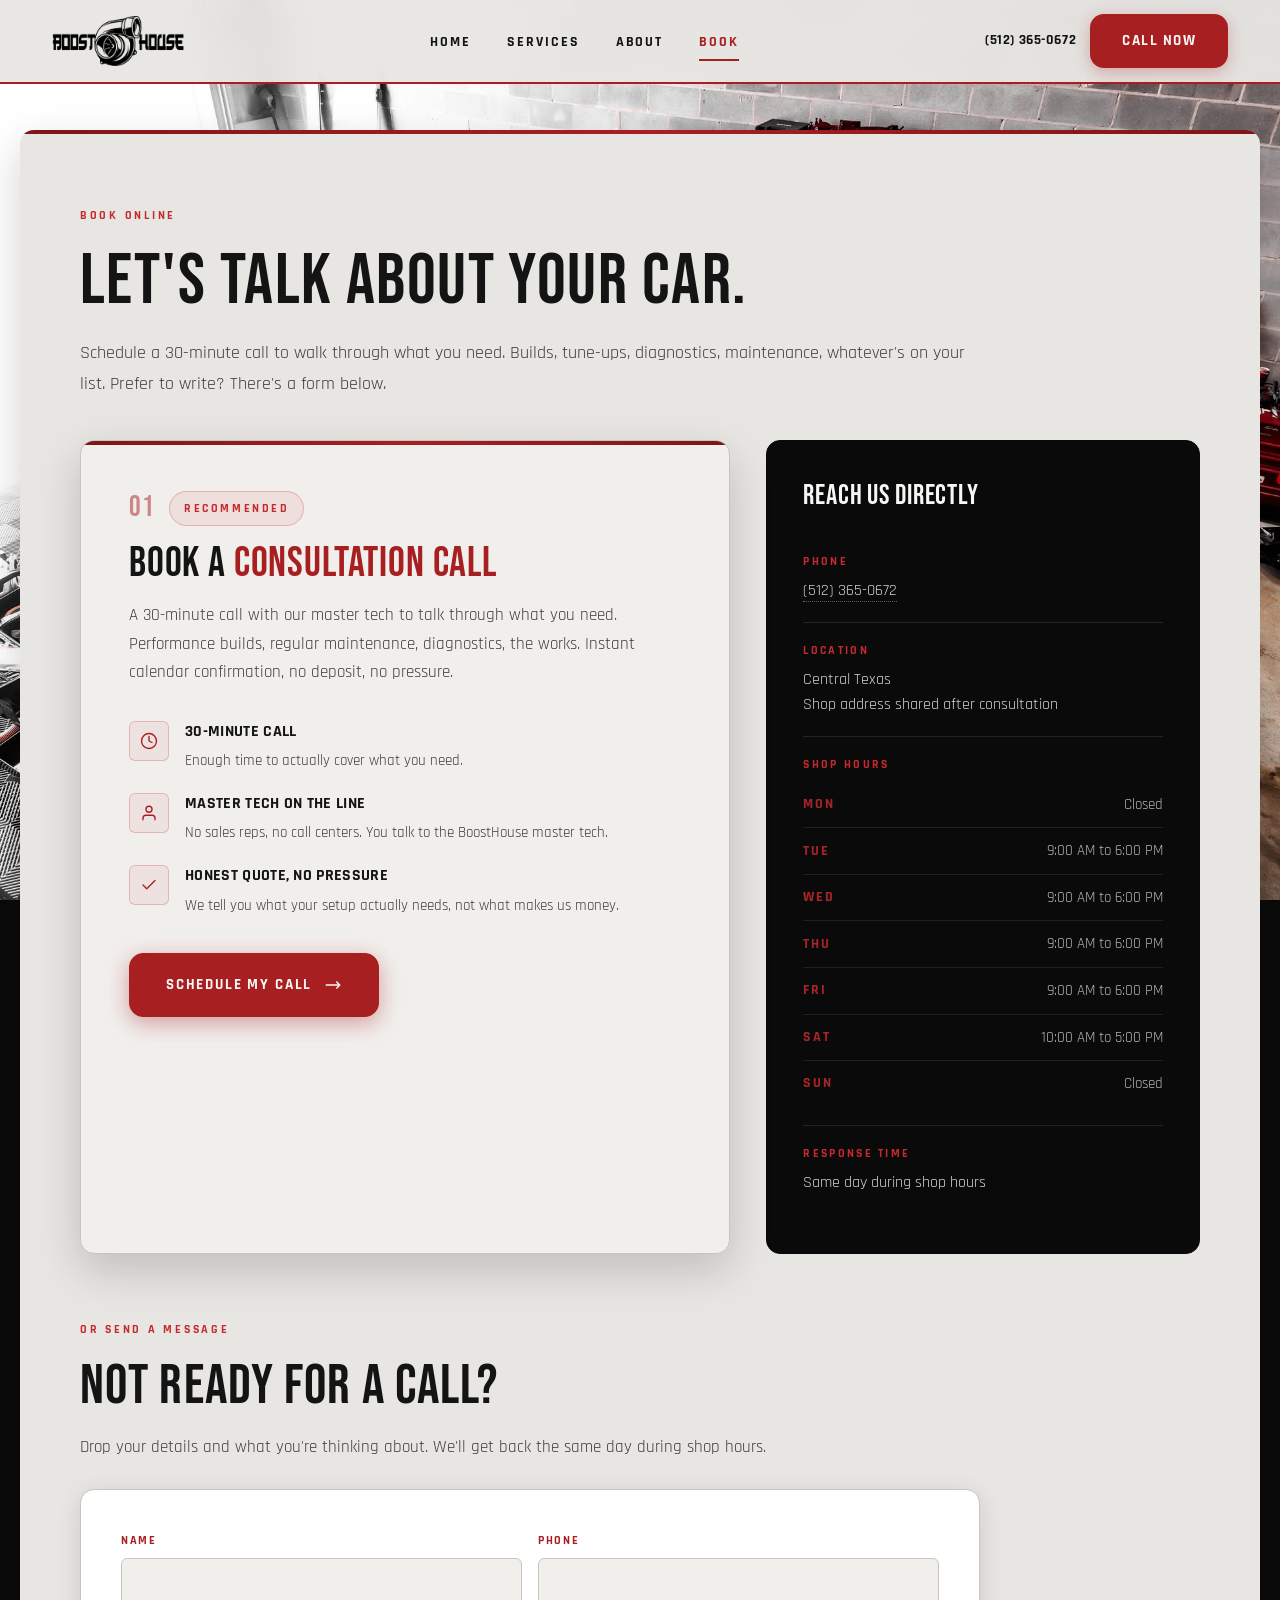
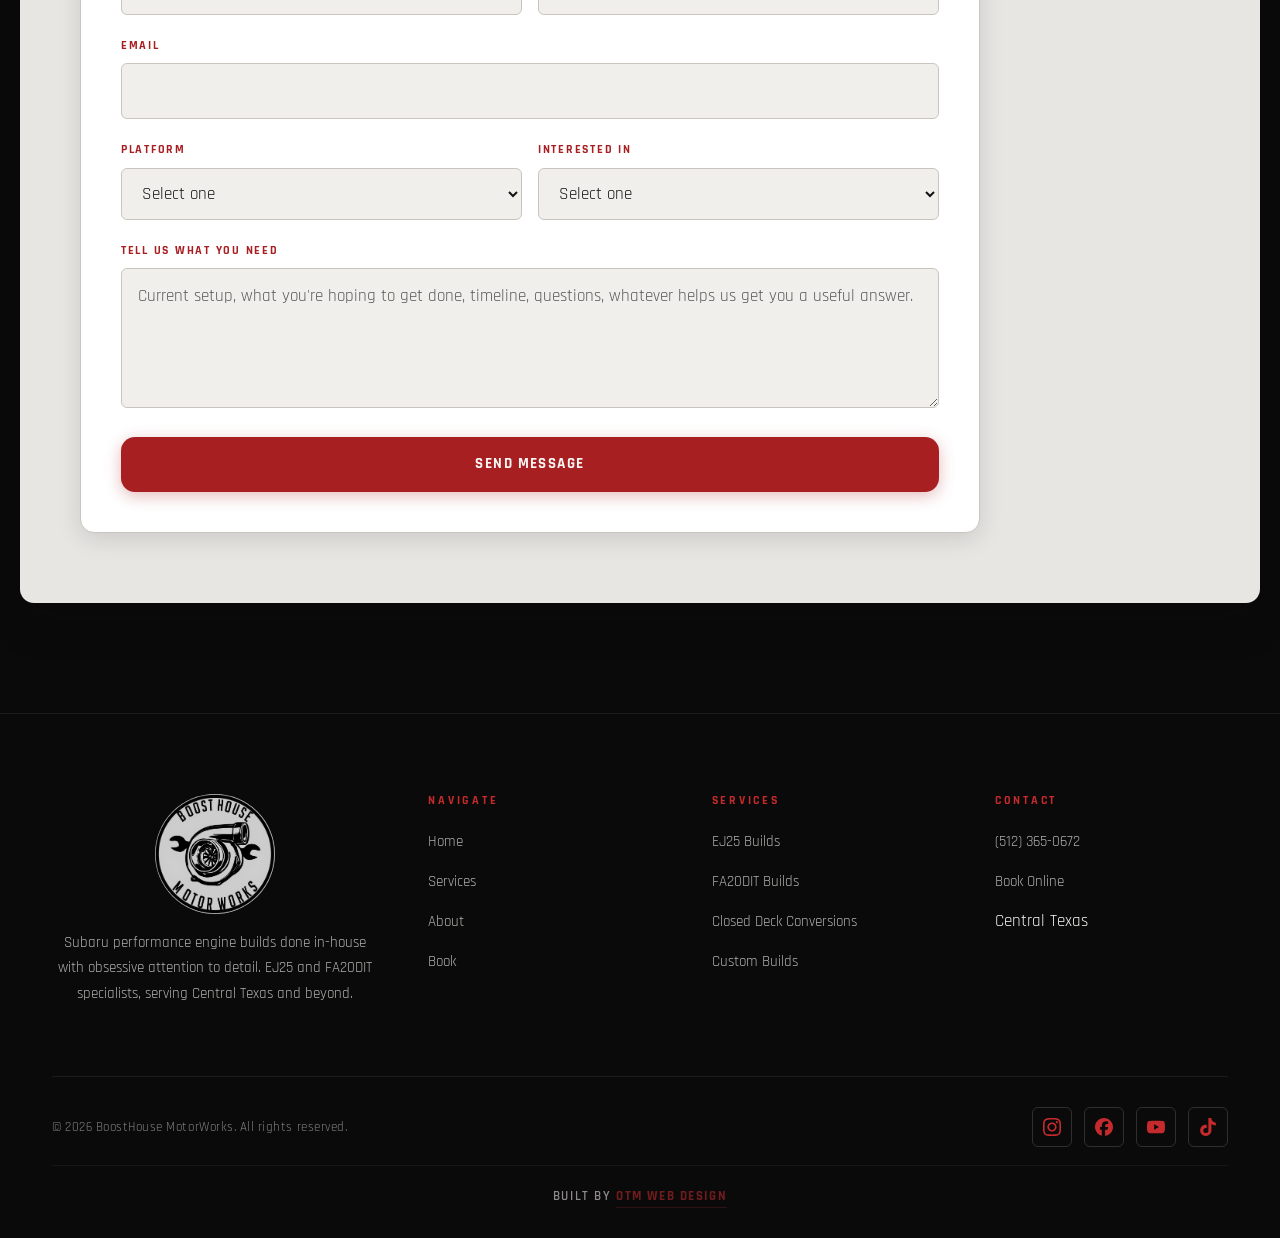
<file: book.html>
<!DOCTYPE html>
<html lang="en">
<head>
<meta charset="UTF-8" />
<meta name="viewport" content="width=device-width, initial-scale=1.0" />
<title>Book a Consultation | BoostHouse MotorWorks</title>
<meta name="description" content="Schedule a consultation or send us a message about your Subaru performance engine build." />
<link rel="preconnect" href="https://fonts.googleapis.com" />
<link rel="preconnect" href="https://fonts.gstatic.com" crossorigin />
<link href="https://fonts.googleapis.com/css2?family=Bebas+Neue&family=Rajdhani:wght@400;500;600;700&display=swap" rel="stylesheet" />
<link href="https://assets.calendly.com/assets/external/widget.css" rel="stylesheet" />
<link rel="stylesheet" href="styles.css" />
</head>
<body data-page="book">

<nav class="nav">
  <div class="nav-inner">
    <a href="index.html" class="brand">
      <img src="assets/logo.png" alt="BoostHouse MotorWorks" class="brand-logo" />
      <span class="brand-name">BoostHouse<small>Motor Works</small></span>
    </a>
    <ul class="nav-links">
      <li><a href="index.html" data-link="home">Home</a></li>
      <li><a href="services.html" data-link="services">Services</a></li>
      <li><a href="about.html" data-link="about">About</a></li>
      <li><a href="book.html" data-link="book">Book</a></li>
    </ul>
    <div class="nav-cta">
      <a href="tel:5123650672" class="nav-phone">(512) 365-0672</a>
      <a href="tel:5123650672" class="btn btn-primary">Call Now</a>
      <button class="hamburger" aria-label="Menu"><span></span></button>
    </div>
  </div>
</nav>

<section class="booking-wrap">
  <div class="container">

    <div class="booking-intro" style="max-width: 900px; margin-bottom: 40px;">
      <span class="eyebrow">Book Online</span>
      <h1>Let's talk about your car.</h1>
      <p class="lead">Schedule a 30-minute call to walk through what you need. Builds, tune-ups, diagnostics, maintenance, whatever's on your list. Prefer to write? There's a form below.</p>
    </div>

    <!-- Top row: Schedule card + Reach Us Directly side-by-side -->
    <div class="booking-top">

      <!-- Schedule Card (Calendly Popup Trigger) -->
      <div class="bh-schedule-card">
        <div class="bh-schedule-header-row">
          <div class="bh-schedule-num">01</div>
          <div class="bh-schedule-eyebrow">Recommended</div>
        </div>

        <h2 class="bh-schedule-title">Book a <span>Consultation Call</span></h2>

        <p class="bh-schedule-desc">A 30-minute call with our master tech to talk through what you need. Performance builds, regular maintenance, diagnostics, the works. Instant calendar confirmation, no deposit, no pressure.</p>

        <ul class="bh-schedule-bullets">
          <li>
            <div class="bh-schedule-bullet-icon">
              <svg viewBox="0 0 24 24"><circle cx="12" cy="12" r="10"/><polyline points="12 6 12 12 16 14"/></svg>
            </div>
            <div class="bh-schedule-bullet-text">
              <div class="bh-schedule-bullet-title">30-Minute Call</div>
              <div class="bh-schedule-bullet-sub">Enough time to actually cover what you need.</div>
            </div>
          </li>
          <li>
            <div class="bh-schedule-bullet-icon">
              <svg viewBox="0 0 24 24"><path d="M20 21v-2a4 4 0 00-4-4H8a4 4 0 00-4 4v2"/><circle cx="12" cy="7" r="4"/></svg>
            </div>
            <div class="bh-schedule-bullet-text">
              <div class="bh-schedule-bullet-title">Master Tech On The Line</div>
              <div class="bh-schedule-bullet-sub">No sales reps, no call centers. You talk to the BoostHouse master tech.</div>
            </div>
          </li>
          <li>
            <div class="bh-schedule-bullet-icon">
              <svg viewBox="0 0 24 24"><polyline points="20 6 9 17 4 12"/></svg>
            </div>
            <div class="bh-schedule-bullet-text">
              <div class="bh-schedule-bullet-title">Honest Quote, No Pressure</div>
              <div class="bh-schedule-bullet-sub">We tell you what your setup actually needs, not what makes us money.</div>
            </div>
          </li>
        </ul>

        <button type="button" class="bh-schedule-btn" onclick="Calendly.initPopupWidget({url: 'https://calendly.com/boosthousemotorworks-info/30min?hide_gdpr_banner=1&background_color=141414&text_color=f8f6f3&primary_color=c52a2d'}); return false;">
          <span>Schedule My Call</span>
          <svg viewBox="0 0 24 24" fill="none" stroke="currentColor" stroke-width="2" stroke-linecap="round" stroke-linejoin="round"><path d="M17 8l4 4m0 0l-4 4m4-4H3"/></svg>
        </button>
      </div>

      <!-- Info Panel -->
      <aside class="info-panel">
        <h3>Reach Us Directly</h3>

        <div class="info-item">
          <span class="label">Phone</span>
          <div class="value"><a href="tel:5123650672">(512) 365-0672</a></div>
        </div>

        <div class="info-item">
          <span class="label">Location</span>
          <div class="value">Central Texas<br />Shop address shared after consultation</div>
        </div>

        <div class="info-item">
          <span class="label">Shop Hours</span>
          <div class="value">
            <table class="hours-table">
              <tr><td>Mon</td><td class="closed">Closed</td></tr>
              <tr><td>Tue</td><td>9:00 AM to 6:00 PM</td></tr>
              <tr><td>Wed</td><td>9:00 AM to 6:00 PM</td></tr>
              <tr><td>Thu</td><td>9:00 AM to 6:00 PM</td></tr>
              <tr><td>Fri</td><td>9:00 AM to 6:00 PM</td></tr>
              <tr><td>Sat</td><td>10:00 AM to 5:00 PM</td></tr>
              <tr><td>Sun</td><td class="closed">Closed</td></tr>
            </table>
          </div>
        </div>

        <div class="info-item">
          <span class="label">Response Time</span>
          <div class="value">Same day during shop hours</div>
        </div>
      </aside>

    </div>

    <!-- Bottom: form (full width) -->
    <div class="form-section">
      <span class="eyebrow">Or Send A Message</span>
      <h2>Not ready for a call?</h2>
      <p style="color: var(--ink-muted); margin-bottom: 28px;">Drop your details and what you're thinking about. We'll get back the same day during shop hours.</p>

      <form class="contact-form" action="https://formspree.io/f/meedoqnj" method="POST">
        <input type="hidden" name="_subject" value="New inquiry from BoostHouse Motor Works website" />
        <input type="hidden" name="_cc" value="boosthousemotorworksinfo@gmail.com" />
        <input type="hidden" name="_next" value="thank-you.html" />

        <div class="form-grid-2">
          <div class="form-row">
            <label for="name">Name</label>
            <input type="text" id="name" name="name" required />
          </div>
          <div class="form-row">
            <label for="phone">Phone</label>
            <input type="tel" id="phone" name="phone" />
          </div>
        </div>

        <div class="form-row">
          <label for="email">Email</label>
          <input type="email" id="email" name="email" required />
        </div>

        <div class="form-grid-2">
          <div class="form-row">
            <label for="platform">Platform</label>
            <select id="platform" name="platform">
              <option value="">Select one</option>
              <option value="EJ25">EJ25 (Subaru 2.5L)</option>
              <option value="FA20DIT">FA20DIT (WRX)</option>
              <option value="Other Subaru">Other Subaru</option>
              <option value="Non-Subaru">Non-Subaru</option>
              <option value="Unsure">Not sure yet</option>
            </select>
          </div>
          <div class="form-row">
            <label for="interest">Interested In</label>
            <select id="interest" name="interest">
              <option value="">Select one</option>
              <option value="Short Block">Short Block Build</option>
              <option value="Long Block">Long Block Build</option>
              <option value="Closed Deck">Closed Deck Conversion</option>
              <option value="Custom">Custom Build</option>
              <option value="Rebuild">Rebuild / Refresh</option>
              <option value="Maintenance">Tune-Up / Maintenance</option>
              <option value="Diagnostics">Diagnostics</option>
              <option value="General">General Question</option>
            </select>
          </div>
        </div>

        <div class="form-row">
          <label for="message">Tell us what you need</label>
          <textarea id="message" name="message" placeholder="Current setup, what you're hoping to get done, timeline, questions, whatever helps us get you a useful answer."></textarea>
        </div>

        <button type="submit" class="btn btn-primary" style="width:100%;">Send Message</button>
      </form>
    </div>
  </div>
</section>

<footer class="footer">
  <div class="container">
    <div class="footer-grid">
      <div class="footer-about">
        <div class="footer-brand">
          <img src="assets/logo-footer.png" alt="BoostHouse MotorWorks" class="footer-logo" />
          BoostHouse MotorWorks
        </div>
        <p>Subaru performance engine builds done in-house with obsessive attention to detail. EJ25 and FA20DIT specialists, serving Central Texas and beyond.</p>
      </div>
      <div class="footer-col">
        <h4>Navigate</h4>
        <ul>
          <li><a href="index.html">Home</a></li>
          <li><a href="services.html">Services</a></li>
          <li><a href="about.html">About</a></li>
          <li><a href="book.html">Book</a></li>
        </ul>
      </div>
      <div class="footer-col">
        <h4>Services</h4>
        <ul>
          <li><a href="services.html">EJ25 Builds</a></li>
          <li><a href="services.html">FA20DIT Builds</a></li>
          <li><a href="services.html">Closed Deck Conversions</a></li>
          <li><a href="services.html">Custom Builds</a></li>
        </ul>
      </div>
      <div class="footer-col">
        <h4>Contact</h4>
        <ul>
          <li><a href="tel:5123650672">(512) 365-0672</a></li>
          <li><a href="book.html">Book Online</a></li>
          <li>Central Texas</li>
        </ul>
      </div>
    </div>
    <div class="footer-bottom">
      <p>© 2026 BoostHouse MotorWorks. All rights reserved.</p>
      <div class="footer-social">
        <a href="https://www.instagram.com/boosthouse_motorworks" target="_blank" rel="noopener noreferrer" aria-label="Instagram">
          <svg viewBox="0 0 24 24" width="18" height="18" fill="currentColor" aria-hidden="true"><path d="M12 2.163c3.204 0 3.584.012 4.85.07 3.252.148 4.771 1.691 4.919 4.919.058 1.265.069 1.645.069 4.849 0 3.205-.012 3.584-.069 4.849-.149 3.225-1.664 4.771-4.919 4.919-1.266.058-1.644.07-4.85.07-3.204 0-3.584-.012-4.849-.07-3.26-.149-4.771-1.699-4.919-4.92-.058-1.265-.07-1.644-.07-4.849 0-3.204.013-3.583.07-4.849.149-3.227 1.664-4.771 4.919-4.919 1.266-.057 1.645-.069 4.849-.069zm0-2.163c-3.259 0-3.667.014-4.947.072-4.358.2-6.78 2.618-6.98 6.98-.059 1.281-.073 1.689-.073 4.948 0 3.259.014 3.668.072 4.948.2 4.358 2.618 6.78 6.98 6.98 1.281.058 1.689.072 4.948.072 3.259 0 3.668-.014 4.948-.072 4.354-.2 6.782-2.618 6.979-6.98.059-1.28.073-1.689.073-4.948 0-3.259-.014-3.667-.072-4.947-.196-4.354-2.617-6.78-6.979-6.98-1.281-.059-1.69-.073-4.949-.073zm0 5.838c-3.403 0-6.162 2.759-6.162 6.162s2.759 6.163 6.162 6.163 6.162-2.759 6.162-6.163c0-3.403-2.759-6.162-6.162-6.162zm0 10.162c-2.209 0-4-1.79-4-4 0-2.209 1.791-4 4-4s4 1.791 4 4c0 2.21-1.791 4-4 4zm6.406-11.845c-.796 0-1.441.645-1.441 1.44s.645 1.44 1.441 1.44c.795 0 1.439-.645 1.439-1.44s-.644-1.44-1.439-1.44z"/></svg>
        </a>
        <a href="https://www.facebook.com/boosthouse.motorworks" target="_blank" rel="noopener noreferrer" aria-label="Facebook">
          <svg viewBox="0 0 24 24" width="18" height="18" fill="currentColor" aria-hidden="true"><path d="M9.101 23.691v-7.98H6.627v-3.667h2.474v-1.58c0-4.085 1.848-5.978 5.858-5.978.401 0 .955.042 1.468.103a8.68 8.68 0 0 1 1.141.195v3.325a8.623 8.623 0 0 0-.653-.036 26.805 26.805 0 0 0-.733-.009c-.707 0-1.259.096-1.675.309a1.686 1.686 0 0 0-.679.622c-.258.42-.374.995-.374 1.752v1.297h3.919l-.386 2.103-.287 1.564h-3.246v8.245C19.396 23.238 24 18.179 24 12.044c0-6.627-5.373-12-12-12s-12 5.373-12 12c0 5.628 3.874 10.35 9.101 11.647Z"/></svg>
        </a>
        <a href="https://www.youtube.com/@boosthousellc" target="_blank" rel="noopener noreferrer" aria-label="YouTube">
          <svg viewBox="0 0 24 24" width="18" height="18" fill="currentColor" aria-hidden="true"><path d="M23.498 6.186a3.016 3.016 0 0 0-2.122-2.136C19.505 3.545 12 3.545 12 3.545s-7.505 0-9.377.505A3.017 3.017 0 0 0 .502 6.186C0 8.07 0 12 0 12s0 3.93.502 5.814a3.016 3.016 0 0 0 2.122 2.136c1.871.505 9.376.505 9.376.505s7.505 0 9.377-.505a3.015 3.015 0 0 0 2.122-2.136C24 15.93 24 12 24 12s0-3.93-.502-5.814zM9.545 15.568V8.432L15.818 12l-6.273 3.568z"/></svg>
        </a>
        <a href="https://www.tiktok.com/@boostedzay14" target="_blank" rel="noopener noreferrer" aria-label="TikTok">
          <svg viewBox="0 0 24 24" width="18" height="18" fill="currentColor" aria-hidden="true"><path d="M12.525.02c1.31-.02 2.61-.01 3.91-.02.08 1.53.63 3.09 1.75 4.17 1.12 1.11 2.7 1.62 4.24 1.79v4.03c-1.44-.05-2.89-.35-4.2-.97-.57-.26-1.1-.59-1.62-.93-.01 2.92.01 5.84-.02 8.75-.08 1.4-.54 2.79-1.35 3.94-1.31 1.92-3.58 3.17-5.91 3.21-1.43.08-2.86-.31-4.08-1.03-2.02-1.19-3.44-3.37-3.65-5.71-.02-.5-.03-1-.01-1.49.18-1.9 1.12-3.72 2.58-4.96 1.66-1.44 3.98-2.13 6.15-1.72.02 1.48-.04 2.96-.04 4.44-.99-.32-2.15-.23-3.02.37-.63.41-1.11 1.04-1.36 1.75-.21.51-.15 1.07-.14 1.61.24 1.64 1.82 3.02 3.5 2.87 1.12-.01 2.19-.66 2.77-1.61.19-.33.4-.67.41-1.06.1-1.79.06-3.57.07-5.36.01-4.03-.01-8.05.02-12.07z"/></svg>
        </a>
      </div>
    </div>
    <div class="footer-credit">
      <p>Built by <a href="https://otm-designs.com" target="_blank" rel="noopener noreferrer">OTM Web Design</a></p>
    </div>
  </div>
</footer>

<script src="script.js"></script>
<script src="https://assets.calendly.com/assets/external/widget.js" type="text/javascript" async></script>
</body>
</html>
</file>
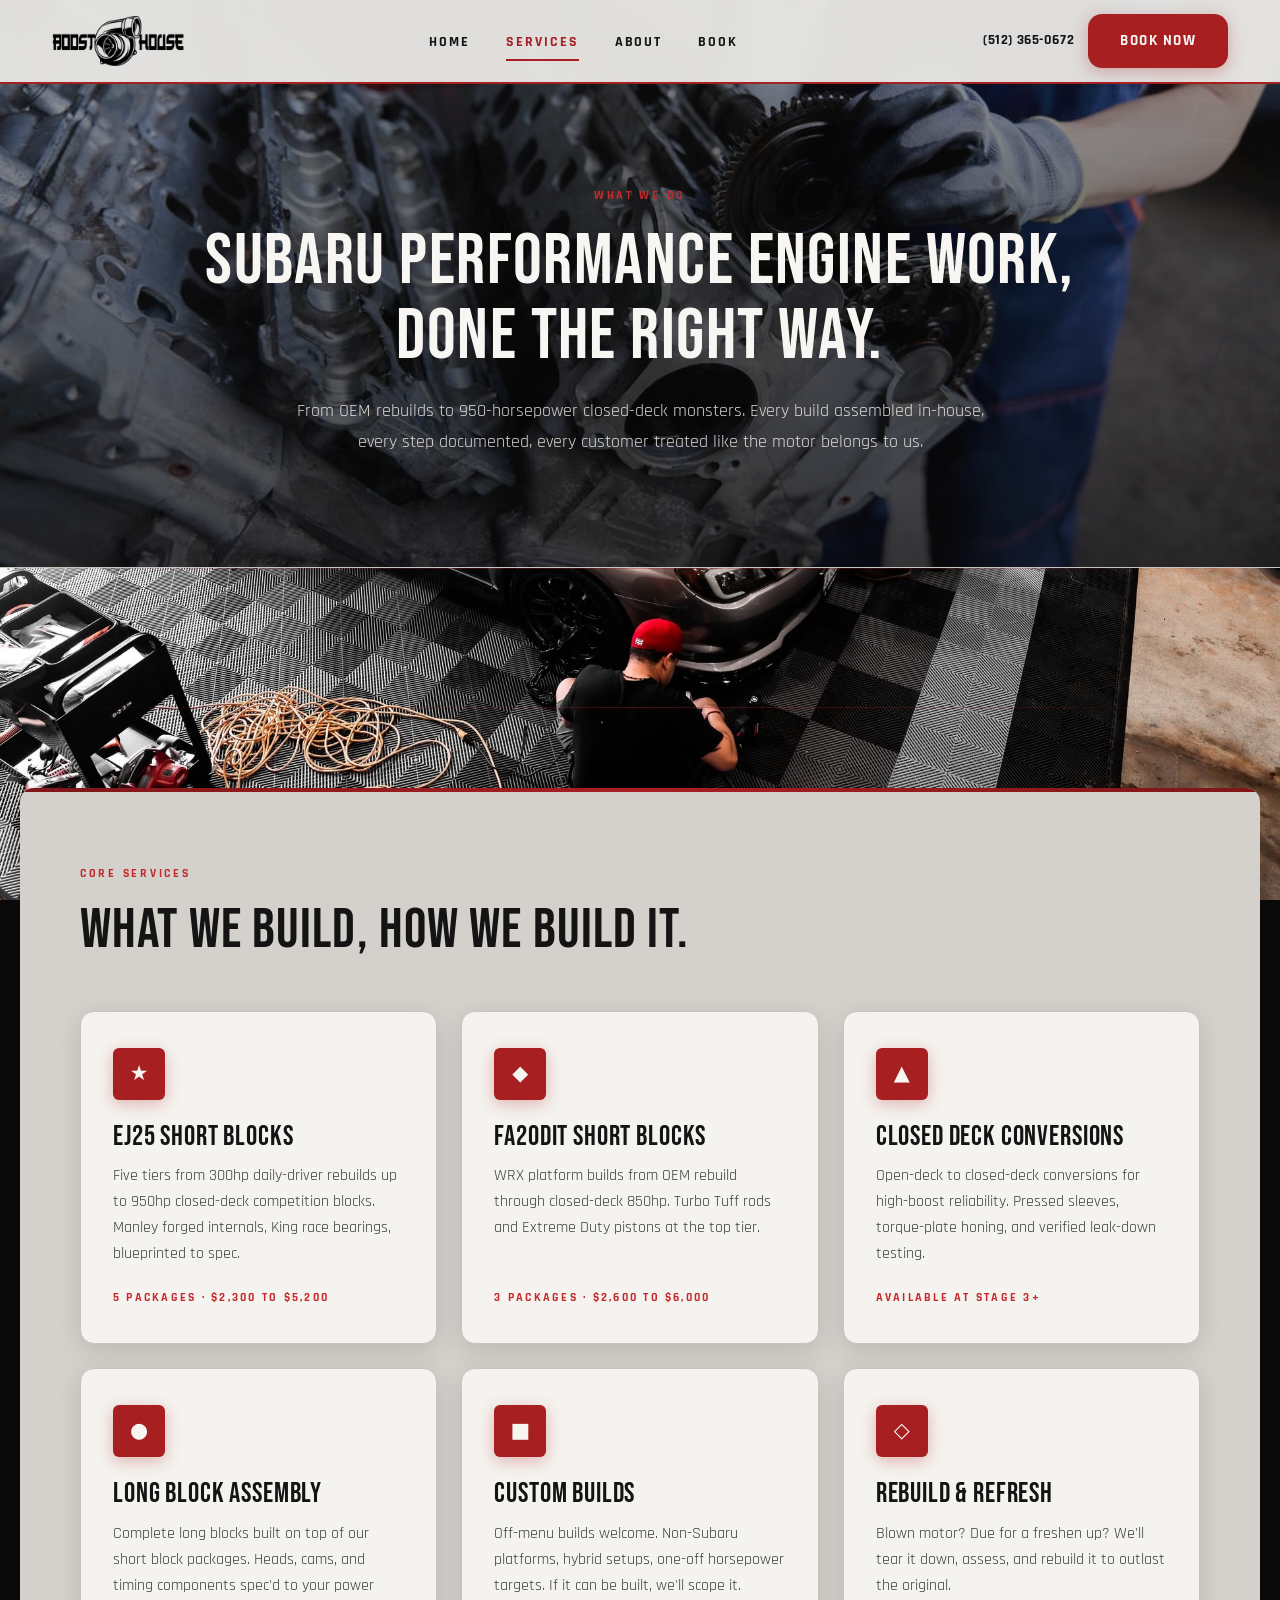
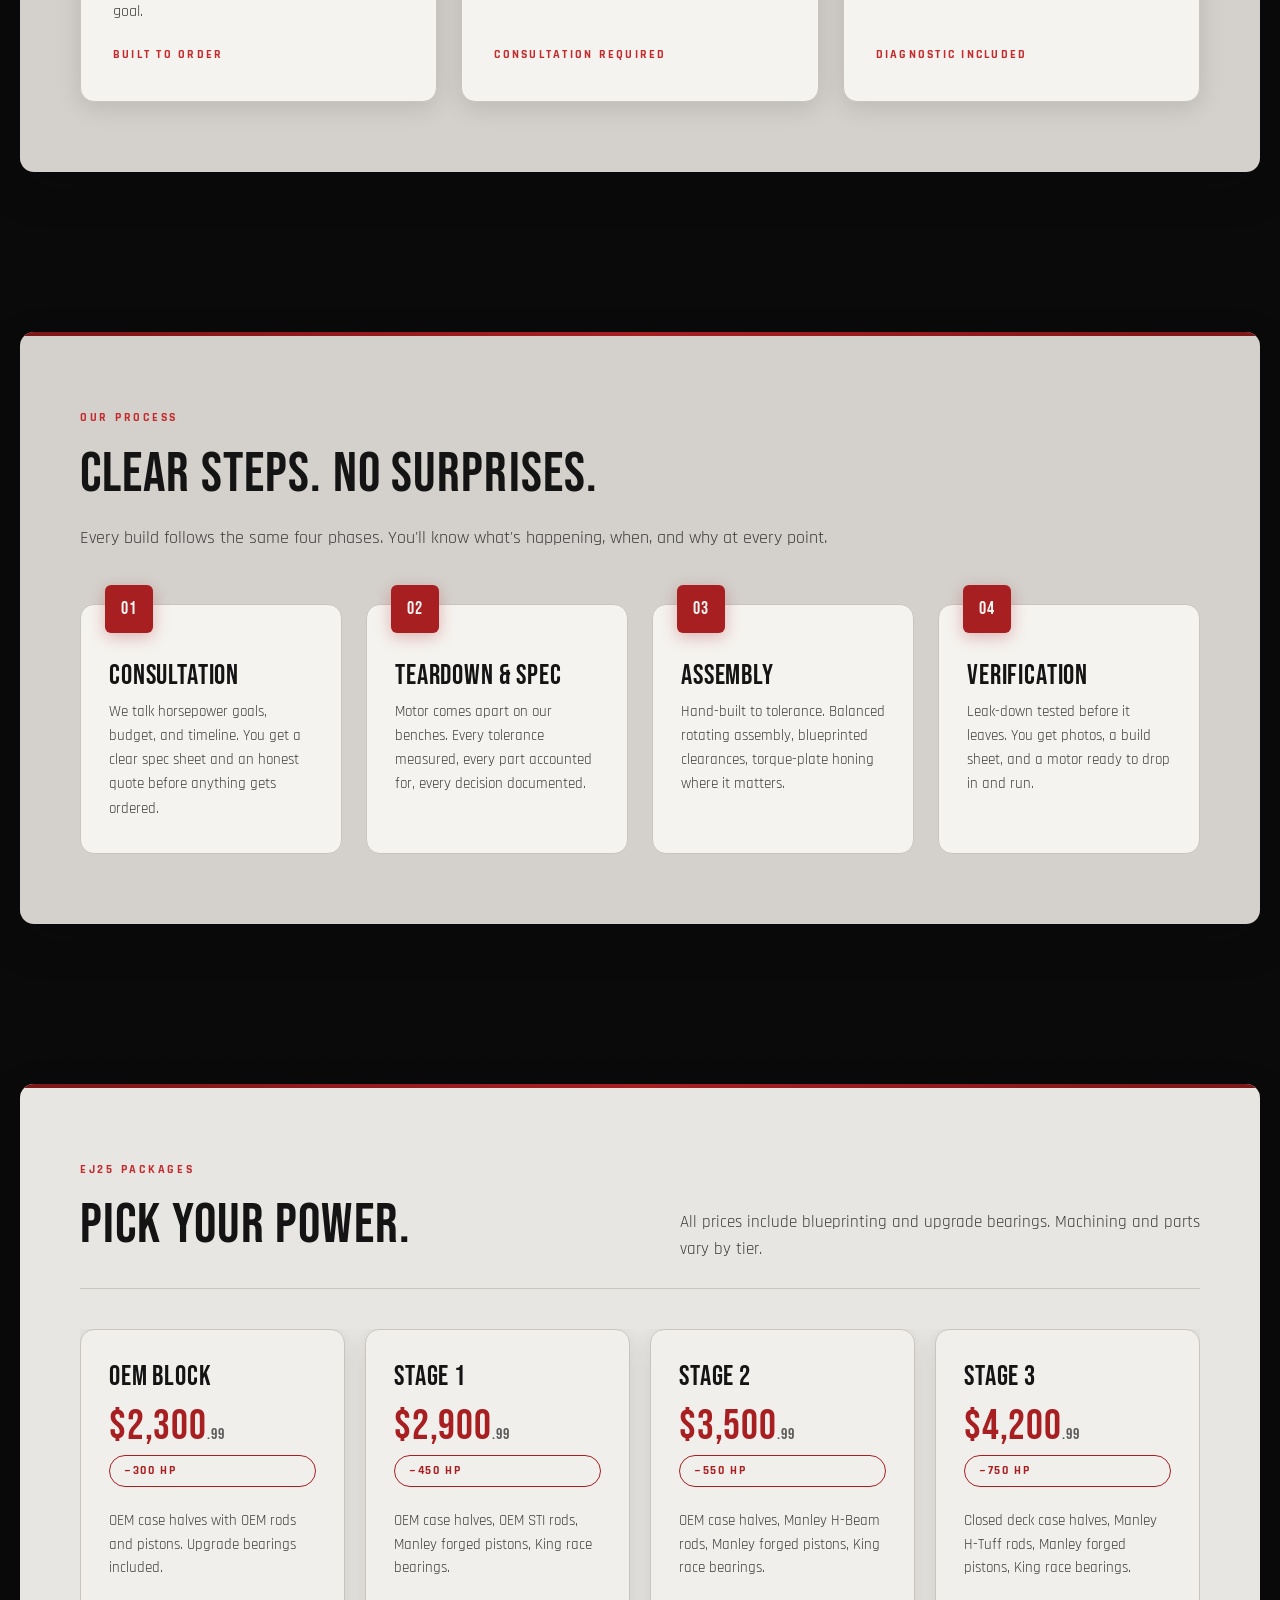
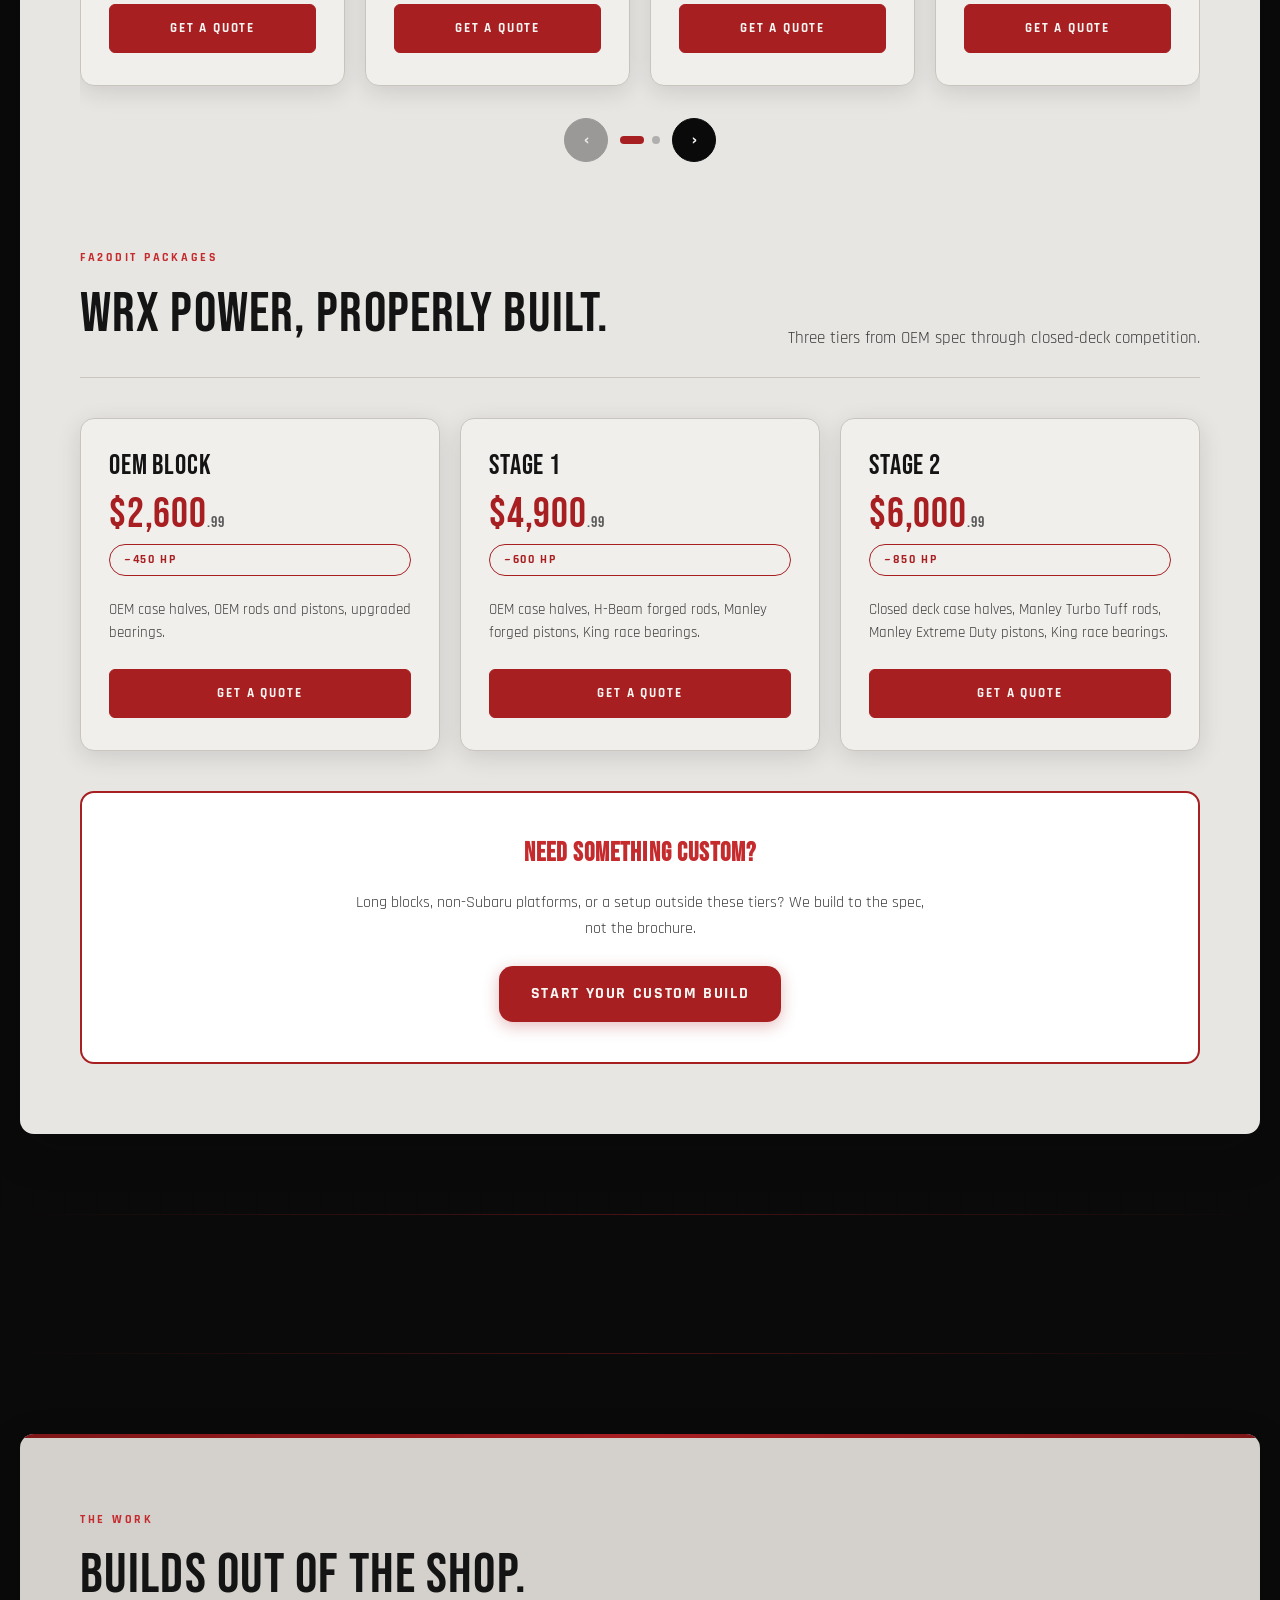
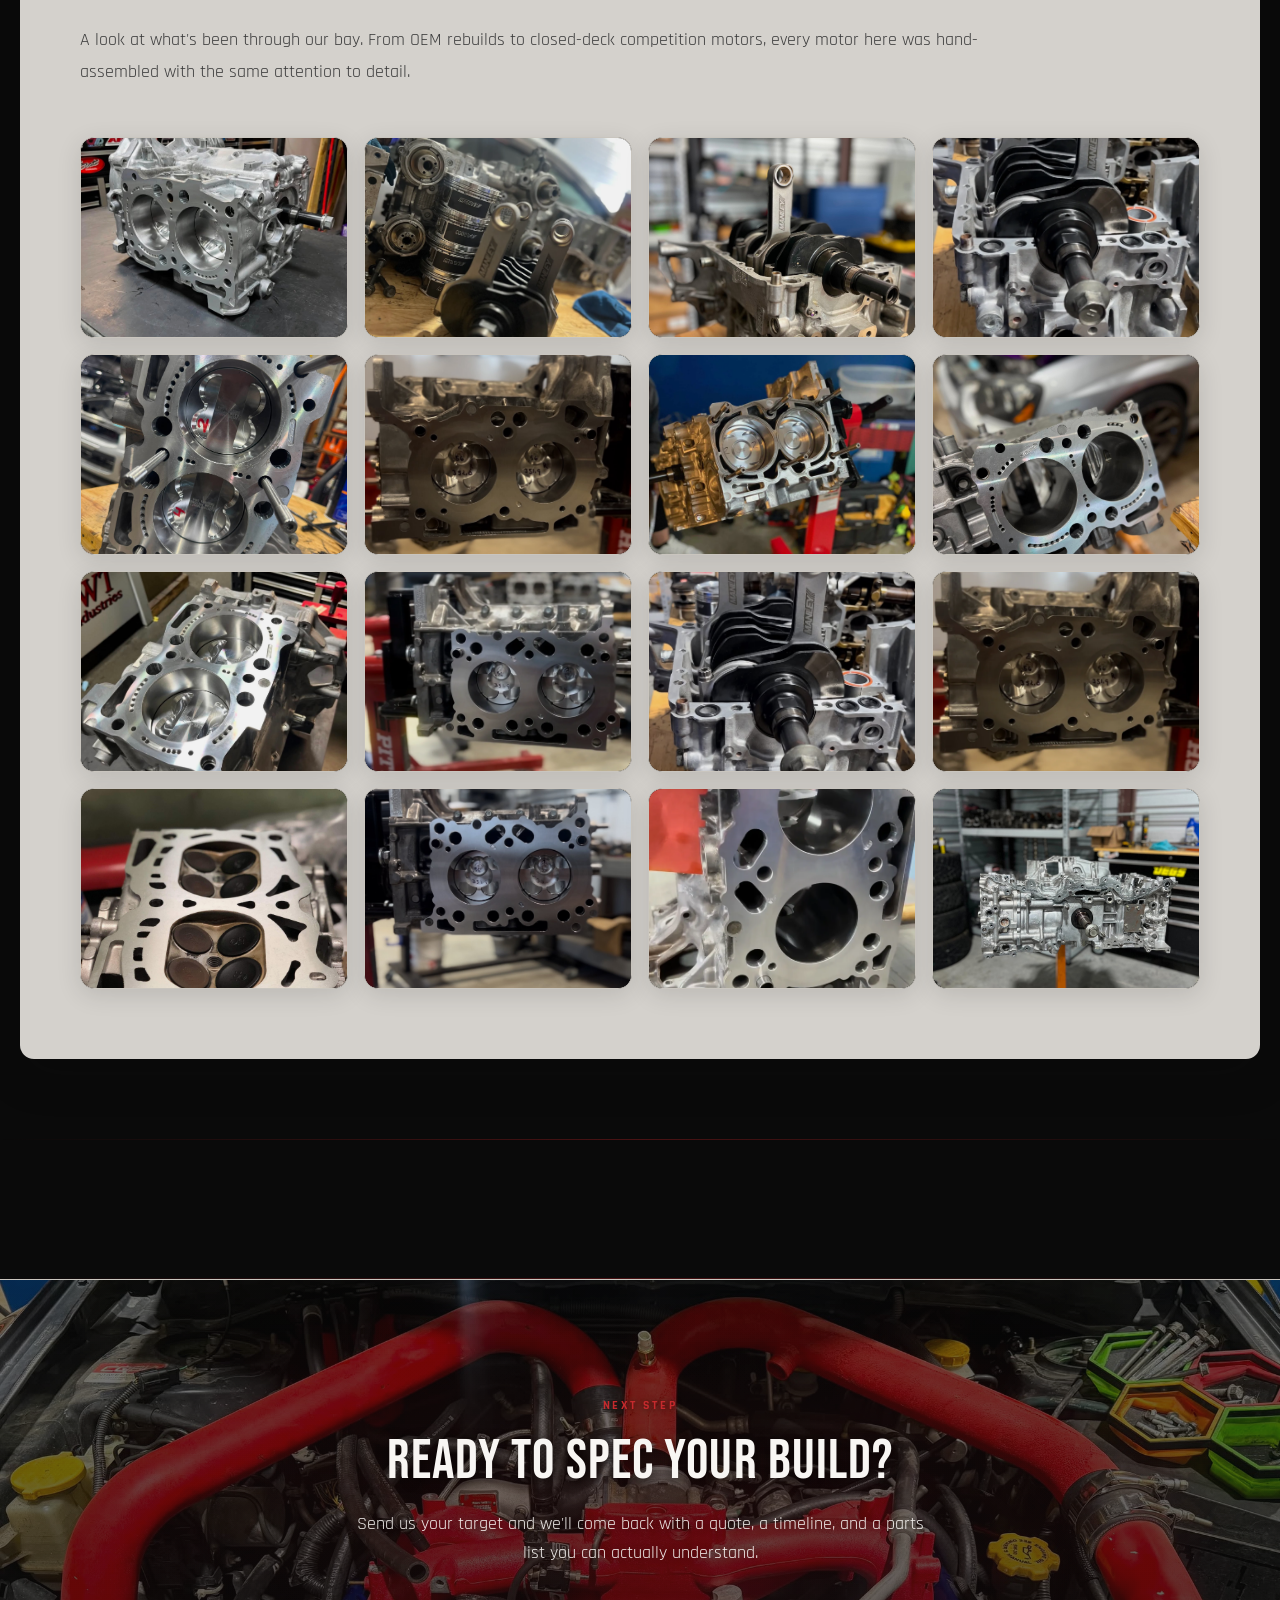
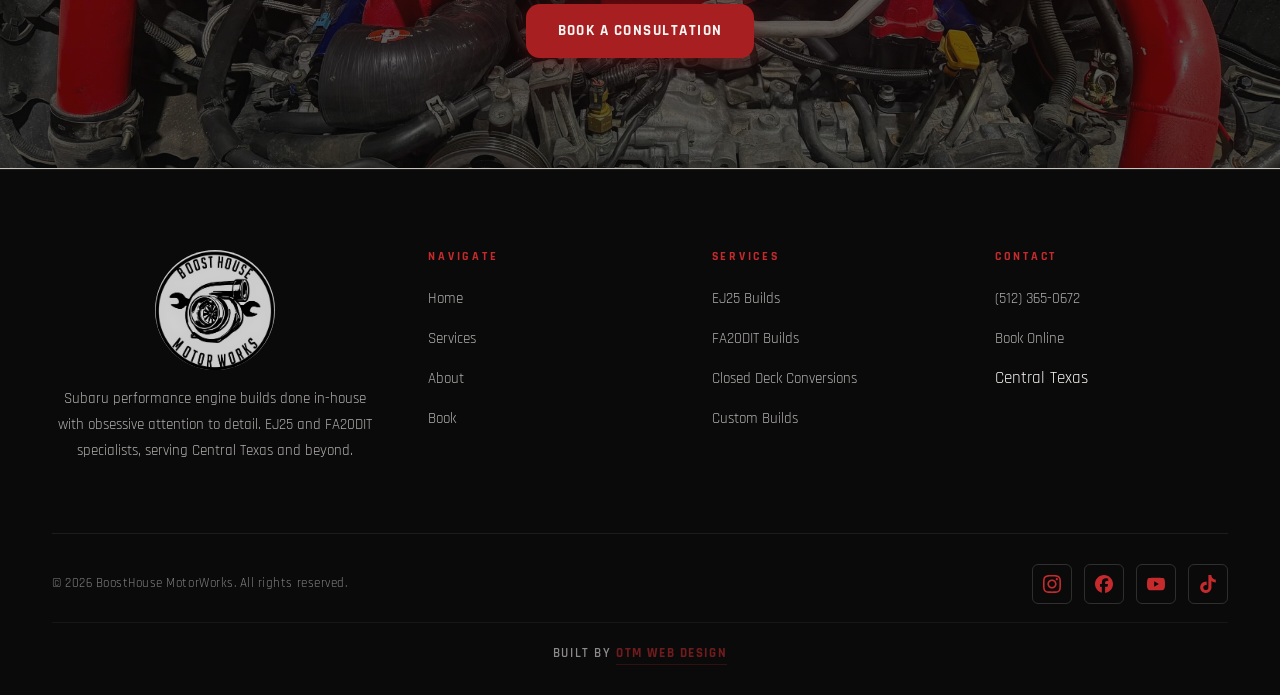
<file: services.html>
<!DOCTYPE html>
<html lang="en">
<head>
<meta charset="UTF-8" />
<meta name="viewport" content="width=device-width, initial-scale=1.0" />
<title>Services | BoostHouse MotorWorks</title>
<meta name="description" content="Subaru EJ25 and FA20DIT engine builds, closed deck conversions, long block assemblies, and custom performance work. Central Texas." />
<link rel="preconnect" href="https://fonts.googleapis.com" />
<link rel="preconnect" href="https://fonts.gstatic.com" crossorigin />
<link href="https://fonts.googleapis.com/css2?family=Bebas+Neue&family=Rajdhani:wght@400;500;600;700&display=swap" rel="stylesheet" />
<link rel="stylesheet" href="styles.css" />
</head>
<body data-page="services">

<nav class="nav">
  <div class="nav-inner">
    <a href="index.html" class="brand">
      <img src="assets/logo.png" alt="BoostHouse MotorWorks" class="brand-logo" />
      <span class="brand-name">BoostHouse<small>Motor Works</small></span>
    </a>
    <ul class="nav-links">
      <li><a href="index.html" data-link="home">Home</a></li>
      <li><a href="services.html" data-link="services">Services</a></li>
      <li><a href="about.html" data-link="about">About</a></li>
      <li><a href="book.html" data-link="book">Book</a></li>
    </ul>
    <div class="nav-cta">
      <a href="tel:5123650672" class="nav-phone">(512) 365-0672</a>
      <a href="book.html" class="btn btn-primary">Book Now</a>
      <button class="hamburger" aria-label="Menu"><span></span></button>
    </div>
  </div>
</nav>

<!-- Services Hero -->
<header class="services-hero">
  <div class="services-hero-bg"></div>
  <div class="container">
    <span class="eyebrow">What We Do</span>
    <h1>Subaru performance engine work,<br />done the right way.</h1>
    <p class="lead">From OEM rebuilds to 950-horsepower closed-deck monsters. Every build assembled in-house, every step documented, every customer treated like the motor belongs to us.</p>
  </div>
</header>

<div class="divider"></div>

<!-- Service Cards -->
<section class="services" >
  <div class="container">
    <div class="section-head">
      <span class="eyebrow">Core Services</span>
      <h2>What we build, how we build it.</h2>
    </div>
    <div class="services-grid">
      <div class="service-card">
        <div class="service-icon">★</div>
        <h3>EJ25 Short Blocks</h3>
        <p>Five tiers from 300hp daily-driver rebuilds up to 950hp closed-deck competition blocks. Manley forged internals, King race bearings, blueprinted to spec.</p>
        <span class="card-footer">5 Packages · $2,300 to $5,200</span>
      </div>
      <div class="service-card">
        <div class="service-icon">◆</div>
        <h3>FA20DIT Short Blocks</h3>
        <p>WRX platform builds from OEM rebuild through closed-deck 850hp. Turbo Tuff rods and Extreme Duty pistons at the top tier.</p>
        <span class="card-footer">3 Packages · $2,600 to $6,000</span>
      </div>
      <div class="service-card">
        <div class="service-icon">▲</div>
        <h3>Closed Deck Conversions</h3>
        <p>Open-deck to closed-deck conversions for high-boost reliability. Pressed sleeves, torque-plate honing, and verified leak-down testing.</p>
        <span class="card-footer">Available At Stage 3+</span>
      </div>
      <div class="service-card">
        <div class="service-icon">●</div>
        <h3>Long Block Assembly</h3>
        <p>Complete long blocks built on top of our short block packages. Heads, cams, and timing components spec'd to your power goal.</p>
        <span class="card-footer">Built To Order</span>
      </div>
      <div class="service-card">
        <div class="service-icon">■</div>
        <h3>Custom Builds</h3>
        <p>Off-menu builds welcome. Non-Subaru platforms, hybrid setups, one-off horsepower targets. If it can be built, we'll scope it.</p>
        <span class="card-footer">Consultation Required</span>
      </div>
      <div class="service-card">
        <div class="service-icon">◇</div>
        <h3>Rebuild & Refresh</h3>
        <p>Blown motor? Due for a freshen up? We'll tear it down, assess, and rebuild it to outlast the original.</p>
        <span class="card-footer">Diagnostic Included</span>
      </div>
    </div>
  </div>
</section>

<!-- Process -->
<section class="process">
  <div class="container">
    <div class="section-head">
      <span class="eyebrow">Our Process</span>
      <h2>Clear steps. No surprises.</h2>
      <p class="lead">Every build follows the same four phases. You'll know what's happening, when, and why at every point.</p>
    </div>
    <div class="process-grid">
      <div class="process-step">
        <h3>Consultation</h3>
        <p>We talk horsepower goals, budget, and timeline. You get a clear spec sheet and an honest quote before anything gets ordered.</p>
      </div>
      <div class="process-step">
        <h3>Teardown & Spec</h3>
        <p>Motor comes apart on our benches. Every tolerance measured, every part accounted for, every decision documented.</p>
      </div>
      <div class="process-step">
        <h3>Assembly</h3>
        <p>Hand-built to tolerance. Balanced rotating assembly, blueprinted clearances, torque-plate honing where it matters.</p>
      </div>
      <div class="process-step">
        <h3>Verification</h3>
        <p>Leak-down tested before it leaves. You get photos, a build sheet, and a motor ready to drop in and run.</p>
      </div>
    </div>
  </div>
</section>

<!-- Pricing Preview (same packages from home) -->
<section class="packages">
  <div class="container">

    <div class="package-group">
      <div class="package-header">
        <div>
          <span class="eyebrow">EJ25 Packages</span>
          <h2>Pick your power.</h2>
        </div>
        <p>All prices include blueprinting and upgrade bearings. Machining and parts vary by tier.</p>
      </div>

      <div class="package-carousel">
        <div class="package-carousel-track">
          <div class="package-card">
            <h3>OEM Block</h3>
            <div class="package-price">$2,300<small>.99</small></div>
            <span class="package-hp">~300 HP</span>
            <p>OEM case halves with OEM rods and pistons. Upgrade bearings included.</p>
            <a href="book.html" class="package-cta">Get A Quote</a>
          </div>
          <div class="package-card">
            <h3>Stage 1</h3>
            <div class="package-price">$2,900<small>.99</small></div>
            <span class="package-hp">~450 HP</span>
            <p>OEM case halves, OEM STI rods, Manley forged pistons, King race bearings.</p>
            <a href="book.html" class="package-cta">Get A Quote</a>
          </div>
          <div class="package-card">
            <h3>Stage 2</h3>
            <div class="package-price">$3,500<small>.99</small></div>
            <span class="package-hp">~550 HP</span>
            <p>OEM case halves, Manley H-Beam rods, Manley forged pistons, King race bearings.</p>
            <a href="book.html" class="package-cta">Get A Quote</a>
          </div>
          <div class="package-card">
            <h3>Stage 3</h3>
            <div class="package-price">$4,200<small>.99</small></div>
            <span class="package-hp">~750 HP</span>
            <p>Closed deck case halves, Manley H-Tuff rods, Manley forged pistons, King race bearings.</p>
            <a href="book.html" class="package-cta">Get A Quote</a>
          </div>
          <div class="package-card">
            <h3>Stage 4</h3>
            <div class="package-price">$5,200<small>.99</small></div>
            <span class="package-hp">~950 HP</span>
            <p>Closed deck case halves, Manley Turbo Tuff rods, Manley Extreme Duty pistons, King race bearings.</p>
            <a href="book.html" class="package-cta">Get A Quote</a>
          </div>
        </div>
        <div class="package-carousel-nav">
          <button class="package-carousel-btn prev" aria-label="Previous">‹</button>
          <div class="package-carousel-dots"></div>
          <button class="package-carousel-btn next" aria-label="Next">›</button>
        </div>
      </div>
    </div>

    <div class="package-group">
      <div class="package-header">
        <div>
          <span class="eyebrow">FA20DIT Packages</span>
          <h2>WRX power, properly built.</h2>
        </div>
        <p>Three tiers from OEM spec through closed-deck competition.</p>
      </div>

      <div class="package-grid tight-3">
        <div class="package-card">
          <h3>OEM Block</h3>
          <div class="package-price">$2,600<small>.99</small></div>
          <span class="package-hp">~450 HP</span>
          <p>OEM case halves, OEM rods and pistons, upgraded bearings.</p>
          <a href="book.html" class="package-cta">Get A Quote</a>
        </div>
        <div class="package-card">
          <h3>Stage 1</h3>
          <div class="package-price">$4,900<small>.99</small></div>
          <span class="package-hp">~600 HP</span>
          <p>OEM case halves, H-Beam forged rods, Manley forged pistons, King race bearings.</p>
          <a href="book.html" class="package-cta">Get A Quote</a>
        </div>
        <div class="package-card">
          <h3>Stage 2</h3>
          <div class="package-price">$6,000<small>.99</small></div>
          <span class="package-hp">~850 HP</span>
          <p>Closed deck case halves, Manley Turbo Tuff rods, Manley Extreme Duty pistons, King race bearings.</p>
          <a href="book.html" class="package-cta">Get A Quote</a>
        </div>
      </div>

      <a href="book.html" class="custom-note custom-note--cta">
        <strong>Need Something Custom?</strong>
        <span>Long blocks, non-Subaru platforms, or a setup outside these tiers? We build to the spec, not the brochure.</span>
        <span class="custom-note-btn">Start Your Custom Build</span>
      </a>
    </div>

  </div>
</section>

<div class="divider"></div>

<!-- Builds Gallery -->
<section class="builds-section" id="builds">
  <div class="container">
    <div class="section-head">
      <span class="eyebrow">The Work</span>
      <h2>Builds out of the shop.</h2>
      <p class="lead">A look at what's been through our bay. From OEM rebuilds to closed-deck competition motors, every motor here was hand-assembled with the same attention to detail.</p>
    </div>
    <div class="builds-grid">
      <div class="build-item"><img src="assets/build-1.jpg" alt="BoostHouse build" loading="lazy" /></div>
      <div class="build-item"><img src="assets/gallery-1.jpg" alt="BoostHouse engine build" loading="lazy" /></div>
      <div class="build-item"><img src="assets/build-7.jpg" alt="BoostHouse build" loading="lazy" /></div>
      <div class="build-item"><img src="assets/gallery-3.jpg" alt="BoostHouse build" loading="lazy" /></div>
      <div class="build-item"><img src="assets/build-3.jpg" alt="BoostHouse build" loading="lazy" /></div>
      <div class="build-item"><img src="assets/build-9.jpg" alt="BoostHouse build" loading="lazy" /></div>
      <div class="build-item"><img src="assets/gallery-5.jpg" alt="BoostHouse build" loading="lazy" /></div>
      <div class="build-item"><img src="assets/build-2.jpg" alt="BoostHouse build" loading="lazy" /></div>
      <div class="build-item"><img src="assets/build-11.jpg" alt="BoostHouse build" loading="lazy" /></div>
      <div class="build-item"><img src="assets/gallery-2.jpg" alt="BoostHouse build" loading="lazy" /></div>
      <div class="build-item"><img src="assets/build-8.jpg" alt="BoostHouse build" loading="lazy" /></div>
      <div class="build-item"><img src="assets/gallery-6.jpg" alt="BoostHouse build" loading="lazy" /></div>
      <div class="build-item"><img src="assets/build-4.jpg" alt="BoostHouse build" loading="lazy" /></div>
      <div class="build-item"><img src="assets/build-10.jpg" alt="BoostHouse build" loading="lazy" /></div>
      <div class="build-item"><img src="assets/gallery-4.jpg" alt="BoostHouse build" loading="lazy" /></div>
      <div class="build-item"><img src="assets/build-6.jpg" alt="BoostHouse build" loading="lazy" /></div>
    </div>
  </div>
</section>

<div class="divider"></div>

<!-- CTA -->
<section class="cta-strip">
  <div class="container">
    <span class="eyebrow">Next Step</span>
    <h2>Ready to spec your build?</h2>
    <p>Send us your target and we'll come back with a quote, a timeline, and a parts list you can actually understand.</p>
    <a href="book.html" class="btn btn-primary">Book a Consultation</a>
  </div>
</section>

<footer class="footer">
  <div class="container">
    <div class="footer-grid">
      <div class="footer-about">
        <div class="footer-brand">
          <img src="assets/logo-footer.png" alt="BoostHouse MotorWorks" class="footer-logo" />
          BoostHouse MotorWorks
        </div>
        <p>Subaru performance engine builds done in-house with obsessive attention to detail. EJ25 and FA20DIT specialists, serving Central Texas and beyond.</p>
      </div>
      <div class="footer-col">
        <h4>Navigate</h4>
        <ul>
          <li><a href="index.html">Home</a></li>
          <li><a href="services.html">Services</a></li>
          <li><a href="about.html">About</a></li>
          <li><a href="book.html">Book</a></li>
        </ul>
      </div>
      <div class="footer-col">
        <h4>Services</h4>
        <ul>
          <li><a href="services.html">EJ25 Builds</a></li>
          <li><a href="services.html">FA20DIT Builds</a></li>
          <li><a href="services.html">Closed Deck Conversions</a></li>
          <li><a href="services.html">Custom Builds</a></li>
        </ul>
      </div>
      <div class="footer-col">
        <h4>Contact</h4>
        <ul>
          <li><a href="tel:5123650672">(512) 365-0672</a></li>
          <li><a href="book.html">Book Online</a></li>
          <li>Central Texas</li>
        </ul>
      </div>
    </div>
    <div class="footer-bottom">
      <p>© 2026 BoostHouse MotorWorks. All rights reserved.</p>
      <div class="footer-social">
        <a href="https://www.instagram.com/boosthouse_motorworks" target="_blank" rel="noopener noreferrer" aria-label="Instagram">
          <svg viewBox="0 0 24 24" width="18" height="18" fill="currentColor" aria-hidden="true"><path d="M12 2.163c3.204 0 3.584.012 4.85.07 3.252.148 4.771 1.691 4.919 4.919.058 1.265.069 1.645.069 4.849 0 3.205-.012 3.584-.069 4.849-.149 3.225-1.664 4.771-4.919 4.919-1.266.058-1.644.07-4.85.07-3.204 0-3.584-.012-4.849-.07-3.26-.149-4.771-1.699-4.919-4.92-.058-1.265-.07-1.644-.07-4.849 0-3.204.013-3.583.07-4.849.149-3.227 1.664-4.771 4.919-4.919 1.266-.057 1.645-.069 4.849-.069zm0-2.163c-3.259 0-3.667.014-4.947.072-4.358.2-6.78 2.618-6.98 6.98-.059 1.281-.073 1.689-.073 4.948 0 3.259.014 3.668.072 4.948.2 4.358 2.618 6.78 6.98 6.98 1.281.058 1.689.072 4.948.072 3.259 0 3.668-.014 4.948-.072 4.354-.2 6.782-2.618 6.979-6.98.059-1.28.073-1.689.073-4.948 0-3.259-.014-3.667-.072-4.947-.196-4.354-2.617-6.78-6.979-6.98-1.281-.059-1.69-.073-4.949-.073zm0 5.838c-3.403 0-6.162 2.759-6.162 6.162s2.759 6.163 6.162 6.163 6.162-2.759 6.162-6.163c0-3.403-2.759-6.162-6.162-6.162zm0 10.162c-2.209 0-4-1.79-4-4 0-2.209 1.791-4 4-4s4 1.791 4 4c0 2.21-1.791 4-4 4zm6.406-11.845c-.796 0-1.441.645-1.441 1.44s.645 1.44 1.441 1.44c.795 0 1.439-.645 1.439-1.44s-.644-1.44-1.439-1.44z"/></svg>
        </a>
        <a href="https://www.facebook.com/boosthouse.motorworks" target="_blank" rel="noopener noreferrer" aria-label="Facebook">
          <svg viewBox="0 0 24 24" width="18" height="18" fill="currentColor" aria-hidden="true"><path d="M9.101 23.691v-7.98H6.627v-3.667h2.474v-1.58c0-4.085 1.848-5.978 5.858-5.978.401 0 .955.042 1.468.103a8.68 8.68 0 0 1 1.141.195v3.325a8.623 8.623 0 0 0-.653-.036 26.805 26.805 0 0 0-.733-.009c-.707 0-1.259.096-1.675.309a1.686 1.686 0 0 0-.679.622c-.258.42-.374.995-.374 1.752v1.297h3.919l-.386 2.103-.287 1.564h-3.246v8.245C19.396 23.238 24 18.179 24 12.044c0-6.627-5.373-12-12-12s-12 5.373-12 12c0 5.628 3.874 10.35 9.101 11.647Z"/></svg>
        </a>
        <a href="https://www.youtube.com/@boosthousellc" target="_blank" rel="noopener noreferrer" aria-label="YouTube">
          <svg viewBox="0 0 24 24" width="18" height="18" fill="currentColor" aria-hidden="true"><path d="M23.498 6.186a3.016 3.016 0 0 0-2.122-2.136C19.505 3.545 12 3.545 12 3.545s-7.505 0-9.377.505A3.017 3.017 0 0 0 .502 6.186C0 8.07 0 12 0 12s0 3.93.502 5.814a3.016 3.016 0 0 0 2.122 2.136c1.871.505 9.376.505 9.376.505s7.505 0 9.377-.505a3.015 3.015 0 0 0 2.122-2.136C24 15.93 24 12 24 12s0-3.93-.502-5.814zM9.545 15.568V8.432L15.818 12l-6.273 3.568z"/></svg>
        </a>
        <a href="https://www.tiktok.com/@boostedzay14" target="_blank" rel="noopener noreferrer" aria-label="TikTok">
          <svg viewBox="0 0 24 24" width="18" height="18" fill="currentColor" aria-hidden="true"><path d="M12.525.02c1.31-.02 2.61-.01 3.91-.02.08 1.53.63 3.09 1.75 4.17 1.12 1.11 2.7 1.62 4.24 1.79v4.03c-1.44-.05-2.89-.35-4.2-.97-.57-.26-1.1-.59-1.62-.93-.01 2.92.01 5.84-.02 8.75-.08 1.4-.54 2.79-1.35 3.94-1.31 1.92-3.58 3.17-5.91 3.21-1.43.08-2.86-.31-4.08-1.03-2.02-1.19-3.44-3.37-3.65-5.71-.02-.5-.03-1-.01-1.49.18-1.9 1.12-3.72 2.58-4.96 1.66-1.44 3.98-2.13 6.15-1.72.02 1.48-.04 2.96-.04 4.44-.99-.32-2.15-.23-3.02.37-.63.41-1.11 1.04-1.36 1.75-.21.51-.15 1.07-.14 1.61.24 1.64 1.82 3.02 3.5 2.87 1.12-.01 2.19-.66 2.77-1.61.19-.33.4-.67.41-1.06.1-1.79.06-3.57.07-5.36.01-4.03-.01-8.05.02-12.07z"/></svg>
        </a>
      </div>
    </div>
    <div class="footer-credit">
      <p>Built by <a href="https://otm-designs.com" target="_blank" rel="noopener noreferrer">OTM Web Design</a></p>
    </div>
  </div>
</footer>

<script src="script.js"></script>
</body>
</html>
</file>
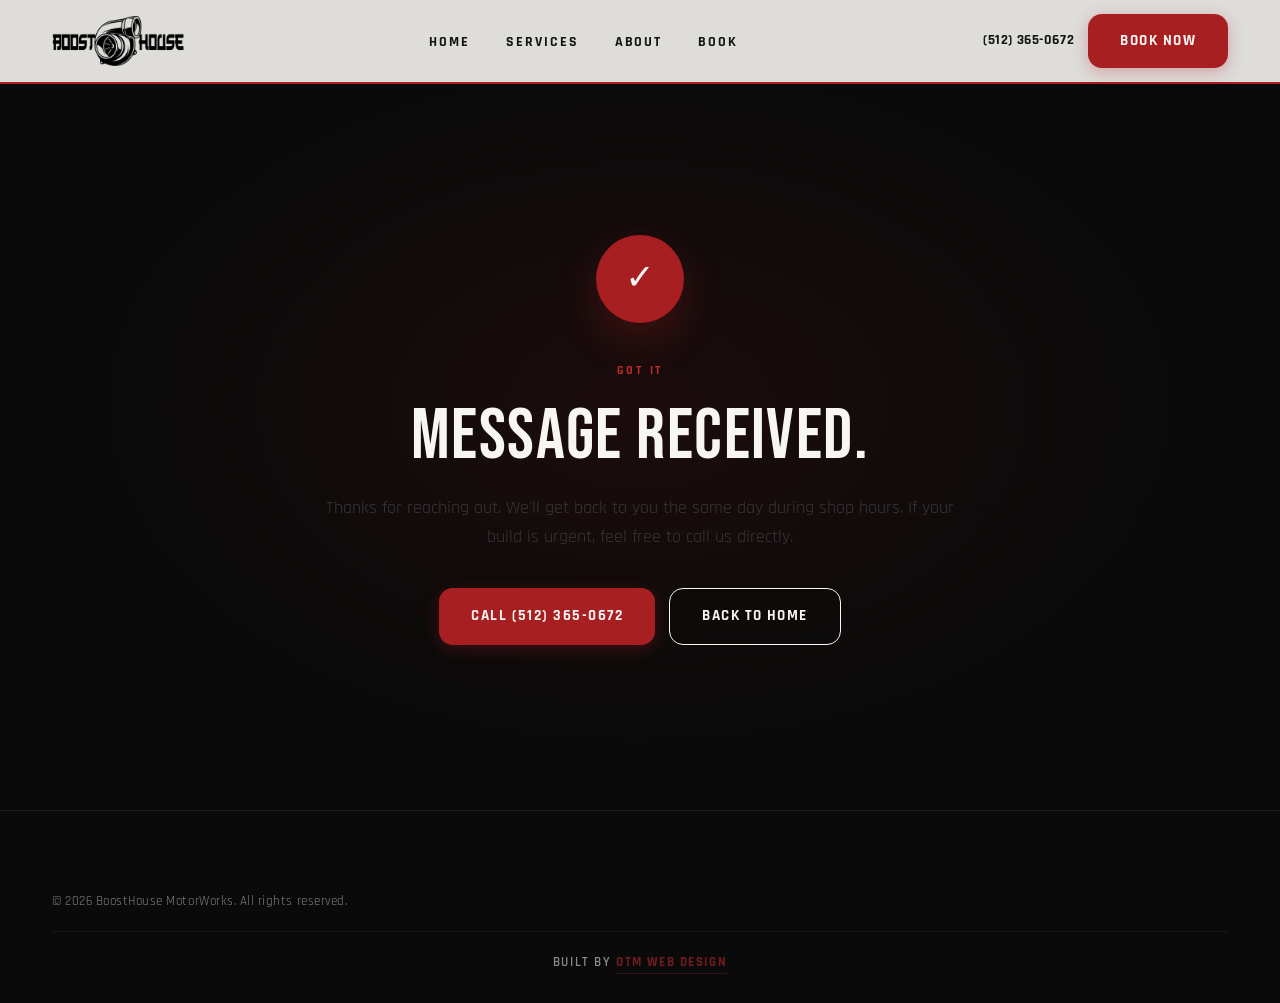
<file: thank-you.html>
<!DOCTYPE html>
<html lang="en">
<head>
<meta charset="UTF-8" />
<meta name="viewport" content="width=device-width, initial-scale=1.0" />
<title>Message Received | BoostHouse MotorWorks</title>
<meta name="robots" content="noindex" />
<link rel="preconnect" href="https://fonts.googleapis.com" />
<link rel="preconnect" href="https://fonts.gstatic.com" crossorigin />
<link href="https://fonts.googleapis.com/css2?family=Bebas+Neue&family=Rajdhani:wght@400;500;600;700&display=swap" rel="stylesheet" />
<link rel="stylesheet" href="styles.css" />
</head>
<body data-page="thanks">
<nav class="nav">
  <div class="nav-inner">
    <a href="index.html" class="brand">
      <img src="assets/logo.png" alt="BoostHouse MotorWorks" class="brand-logo" />
      <span class="brand-name">BoostHouse<small>Motor Works</small></span>
    </a>
    <ul class="nav-links">
      <li><a href="index.html" data-link="home">Home</a></li>
      <li><a href="services.html" data-link="services">Services</a></li>
      <li><a href="about.html" data-link="about">About</a></li>
      <li><a href="book.html" data-link="book">Book</a></li>
    </ul>
    <div class="nav-cta">
      <a href="tel:5123650672" class="nav-phone">(512) 365-0672</a>
      <a href="book.html" class="btn btn-primary">Book Now</a>
      <button class="hamburger" aria-label="Menu"><span></span></button>
    </div>
  </div>
</nav>
<section class="thankyou">
  <div class="container">
    <div class="thankyou-inner">
      <div class="thankyou-check">&#10003;</div>
      <span class="eyebrow">Got It</span>
      <h1>Message received.</h1>
      <p>Thanks for reaching out. We'll get back to you the same day during shop hours. If your build is urgent, feel free to call us directly.</p>
      <div style="display:flex; gap:14px; justify-content:center; flex-wrap:wrap;">
        <a href="tel:5123650672" class="btn btn-primary">Call (512) 365-0672</a>
        <a href="index.html" class="btn btn-outline">Back to Home</a>
      </div>
    </div>
  </div>
</section>
<footer class="footer">
  <div class="container">
    <div class="footer-bottom" style="border:none; padding-top:0;">
      <p>&copy; 2026 BoostHouse MotorWorks. All rights reserved.</p>
    </div>
    <div class="footer-credit">
      <p>Built by <a href="https://otm-designs.com" target="_blank" rel="noopener noreferrer">OTM Web Design</a></p>
    </div>
  </div>
</footer>
<script src="script.js"></script>
</body>
</html>
</file>
<file: styles.css>
/* ===============================
   BOOST HOUSE MOTORWORKS
   Custom build by OTM Web Design
   Full Dark Mode · Carbon + Copper
   =============================== */

/* --- Design Tokens --- */
:root {
  /* Deep black anchors (engine bay, drama moments) */
  --black: #0a0a0a;
  --black-soft: #141414;
  --black-lift: #1c1c1c;

  /* Chrome / light backgrounds (content sections) */
  --chrome: #e8e6e3;
  --chrome-dark: #d4d1cc;
  --chrome-light: #f1efec;
  --chrome-white: #f8f6f3;

  /* Surface (cards on chrome) */
  --surface: #f5f3ef;
  --surface-lift: #ffffff;
  --surface-line: #c9c5be;

  /* Legacy mappings so existing class names keep working */
  --carbon-black: var(--black);
  --carbon: var(--black-soft);
  --carbon-deep: var(--black);
  --stone-dark: var(--chrome);
  --stone: var(--chrome-dark);
  --stone-soft: var(--chrome);
  --stone-lift: var(--surface-lift);
  --carbon-soft: var(--surface);
  --carbon-lift: var(--surface-lift);
  --carbon-line: var(--surface-line);

  /* Muscle red accent */
  --red: #a81f22;
  --red-bright: #c52a2d;
  --red-deep: #7e1618;
  --red-glow: rgba(168, 31, 34, 0.28);

  /* Legacy copper mapping to red */
  --copper: var(--red);
  --copper-bright: var(--red-bright);
  --copper-deep: var(--red-deep);
  --copper-glow: var(--red-glow);

  /* Text (on chrome backgrounds = dark; on black = light) */
  --ink: #141414;
  --ink-muted: #3d3d3d;
  --ink-soft: #5a5a5a;

  --text-bright: #f8f6f3;
  --text: #141414;
  --text-muted: #3d3d3d;
  --text-soft: #5a5a5a;

  /* Shadows */
  --shadow-soft: 0 6px 24px rgba(10, 10, 10, 0.12);
  --shadow-lift: 0 16px 44px rgba(10, 10, 10, 0.18);
  --shadow-deep: 0 28px 70px rgba(10, 10, 10, 0.28);
  --shadow-copper: 0 4px 16px rgba(168, 31, 34, 0.3);

  /* Chrome texture (subtle brushed metal effect) */
  --carbon-texture:
    linear-gradient(90deg, rgba(0, 0, 0, 0.02) 1px, transparent 1px),
    linear-gradient(rgba(255, 255, 255, 0.02) 1px, transparent 1px);

  /* Type */
  --font-display: 'Bebas Neue', 'Oswald', Impact, sans-serif;
  --font-body: 'Rajdhani', 'Inter', system-ui, sans-serif;

  /* Layout */
  --container: 1240px;
  --radius: 14px;
  --radius-sm: 8px;
}

/* --- Reset --- */
*, *::before, *::after { box-sizing: border-box; margin: 0; padding: 0; }
html { scroll-behavior: smooth; }
body {
  font-family: var(--font-body);
  font-size: 17px;
  line-height: 1.65;
  color: var(--text);
  background: var(--black);
  -webkit-font-smoothing: antialiased;
  overflow-x: hidden;
  font-weight: 400;
  position: relative;
}
/* Fixed background image (iOS-safe approach using body::before) */
body::before {
  content: '';
  position: fixed;
  top: 0;
  left: 0;
  right: 0;
  bottom: 0;
  background-image: url('assets/background.jpg');
  background-size: cover;
  background-position: center center;
  background-repeat: no-repeat;
  background-color: var(--black);
  z-index: -1;
  will-change: transform;
}
/* Ensure everything sits above the background */
.nav, .hero, .marquee, section, .footer, .booking-wrap, .thankyou, .divider {
  position: relative;
  z-index: 1;
}

/* Divider component - shows fixed background through between sections */
.divider {
  height: 140px;
  background: transparent;
  position: relative;
  overflow: hidden;
}
.divider::before {
  content: '';
  position: absolute;
  top: 0;
  left: 0;
  right: 0;
  height: 1px;
  background: linear-gradient(90deg, transparent 0%, var(--red) 50%, transparent 100%);
  opacity: 0.4;
}
.divider::after {
  content: '';
  position: absolute;
  bottom: 0;
  left: 0;
  right: 0;
  height: 1px;
  background: linear-gradient(90deg, transparent 0%, var(--red) 50%, transparent 100%);
  opacity: 0.4;
}

img { max-width: 100%; display: block; }
a { color: inherit; text-decoration: none; }
button { font: inherit; cursor: pointer; border: none; background: none; color: inherit; }

/* --- Typography --- */
h1, h2, h3, h4 {
  font-family: var(--font-display);
  color: var(--ink);
  font-weight: 400;
  line-height: 1.05;
  letter-spacing: 0.01em;
  text-transform: uppercase;
}

/* Dark section typography overrides */
.hero h1, .hero h2, .hero h3,
.cta-strip h1, .cta-strip h2, .cta-strip h3,
.stats-band h1, .stats-band h2, .stats-band h3,
.about-hero h1, .about-hero h2,
.services-hero h1, .services-hero h2,
.thankyou h1, .thankyou h2,
.footer h1, .footer h2, .footer h3, .footer h4,
.nav h1, .nav h2,
.marquee h1, .marquee h2,
.info-panel h1, .info-panel h2, .info-panel h3,
.booking-fallback h3 {
  color: var(--text-bright);
}
.hero p, .hero .hero-sub,
.cta-strip p,
.about-hero p, .about-hero .lead,
.services-hero p, .services-hero .lead,
.thankyou p,
.footer p,
.info-panel p {
  color: var(--text-bright);
  opacity: 0.85;
}
h1 { font-size: clamp(2.8rem, 6vw, 4.5rem); letter-spacing: 0.02em; }
h2 { font-size: clamp(2.2rem, 4.5vw, 3.5rem); letter-spacing: 0.02em; }
h3 { font-size: clamp(1.4rem, 2.2vw, 1.85rem); letter-spacing: 0.03em; }
h4 { font-size: 1.2rem; letter-spacing: 0.04em; }

.eyebrow {
  font-family: var(--font-body);
  font-size: 0.78rem;
  font-weight: 700;
  text-transform: uppercase;
  letter-spacing: 0.22em;
  color: var(--copper-bright);
  display: inline-block;
  margin-bottom: 18px;
}
p { color: var(--text); }

/* --- Layout Helpers --- */
.container { max-width: var(--container); margin: 0 auto; padding: 0 32px; }
section { padding: 80px 0; }
.section-head { max-width: 900px; margin-bottom: 50px; }
.section-head--center { margin-left: auto; margin-right: auto; text-align: center; }
.lead { font-size: 1.15rem; color: var(--text-muted); margin-top: 18px; line-height: 1.7; }

/* --- Buttons --- */
.btn {
  display: inline-flex;
  align-items: center;
  justify-content: center;
  gap: 10px;
  padding: 15px 32px;
  font-family: var(--font-body);
  font-weight: 700;
  font-size: 0.92rem;
  letter-spacing: 0.1em;
  text-transform: uppercase;
  border-radius: var(--radius);
  transition: all 0.25s ease;
  white-space: nowrap;
}
.btn-primary { background: var(--copper); color: var(--text-bright); box-shadow: var(--shadow-copper); }
.btn-primary:hover { background: var(--copper-bright); transform: translateY(-2px); box-shadow: 0 8px 24px rgba(181, 106, 58, 0.45); }
.btn-dark { background: var(--black); color: var(--text-bright); border: 1px solid var(--black); }
.btn-dark:hover { background: var(--black-lift); border-color: var(--red); transform: translateY(-2px); }
.btn-outline {
  border: 1.5px solid var(--text-bright);
  color: var(--text-bright);
  background: rgba(10, 10, 10, 0.4);
  backdrop-filter: blur(4px);
  -webkit-backdrop-filter: blur(4px);
}
.btn-outline:hover { background: var(--red); border-color: var(--red); color: var(--text-bright); transform: translateY(-2px); }
.btn-ghost { color: var(--text-bright); padding: 10px 16px; }
.btn-ghost:hover { color: var(--copper-bright); }

/* --- Navigation --- */
.nav {
  position: fixed; top: 0; left: 0; right: 0; z-index: 100;
  background: rgba(232, 230, 227, 0.96);
  backdrop-filter: blur(16px);
  -webkit-backdrop-filter: blur(16px);
  border-bottom: 2px solid var(--red);
  transition: background 0.3s ease;
}
.nav-inner {
  max-width: var(--container); margin: 0 auto; padding: 14px 32px;
  display: flex; align-items: center; justify-content: space-between; gap: 24px;
}
.brand {
  display: flex; align-items: center; gap: 12px;
  font-family: var(--font-display); font-size: 1.5rem; font-weight: 400;
  color: var(--ink); letter-spacing: 0.04em; text-transform: uppercase;
}
/* Logo image in nav */
.brand-logo {
  height: 50px;
  width: auto;
  display: block;
  object-fit: contain;
  flex-shrink: 0;
}
/* Legacy brand-mark (square B) - kept hidden as fallback */
.brand-mark {
  width: 42px; height: 42px; border-radius: 6px;
  background: var(--copper); color: var(--text-bright);
  display: flex; align-items: center; justify-content: center;
  font-family: var(--font-display); font-weight: 400; font-size: 1.4rem;
  box-shadow: var(--shadow-copper);
}
.brand-name { display: none; }
.brand-name small {
  font-family: var(--font-body); font-size: 0.62rem; font-weight: 700;
  color: var(--red); letter-spacing: 0.26em;
  text-transform: uppercase; margin-top: 4px;
}
.nav-links { display: flex; align-items: center; gap: 36px; list-style: none; }
.nav-links a {
  font-family: var(--font-body); font-size: 0.88rem; font-weight: 700;
  color: var(--ink); letter-spacing: 0.14em; text-transform: uppercase;
  position: relative; padding: 6px 0; transition: color 0.2s ease;
}
.nav-links a:hover, .nav-links a.is-active { color: var(--red); }
.nav-links a.is-active::after {
  content: ''; position: absolute; left: 0; right: 0; bottom: -4px;
  height: 2px; background: var(--red);
}
.nav-cta { display: flex; align-items: center; gap: 14px; }
.nav-phone {
  display: flex; align-items: center; gap: 8px;
  font-family: var(--font-body); font-weight: 700;
  color: var(--ink); font-size: 0.9rem; letter-spacing: 0.04em;
}
.nav-phone:hover { color: var(--red); }

.hamburger { display: none; width: 42px; height: 42px; align-items: center; justify-content: center; }
.hamburger span { display: block; width: 24px; height: 2px; background: var(--ink); position: relative; transition: all 0.3s ease; }
.hamburger span::before, .hamburger span::after { content: ''; position: absolute; left: 0; width: 100%; height: 2px; background: var(--ink); transition: all 0.3s ease; }
.hamburger span::before { top: -7px; }
.hamburger span::after { top: 7px; }
.hamburger.is-open span { background: transparent; }
.hamburger.is-open span::before { top: 0; transform: rotate(45deg); }
.hamburger.is-open span::after { top: 0; transform: rotate(-45deg); }

/* --- Hero --- */
.hero {
  position: relative; min-height: 72vh; display: flex; align-items: center;
  padding: 130px 0 70px; overflow: hidden; background: var(--black);
}
.hero-bg {
  position: absolute; inset: 0;
  background-image: url('assets/hero-main.jpg');
  background-size: cover;
  background-position: center center;
  z-index: 0;
}
.hero-overlay {
  position: absolute; inset: 0;
  background:
    linear-gradient(120deg, rgba(10, 10, 10, 0.55) 0%, rgba(10, 10, 10, 0.2) 55%, rgba(10, 10, 10, 0.15) 100%),
    linear-gradient(180deg, rgba(10, 10, 10, 0.05) 0%, rgba(10, 10, 10, 0.55) 100%);
  z-index: 1;
}
.hero-inner { position: relative; z-index: 2; max-width: 820px; }
.hero h1 { color: var(--text-bright); margin-bottom: 24px; }
.hero h1 em { font-style: normal; color: var(--copper-bright); }
.hero-sub {
  font-family: var(--font-body); font-size: 1.2rem; color: var(--text-bright); opacity: 0.9;
  line-height: 1.65; max-width: 620px; margin-bottom: 40px; font-weight: 400;
}
.hero-actions { display: flex; gap: 14px; flex-wrap: wrap; }
.hero-stats { position: absolute; bottom: 60px; right: 32px; z-index: 2; display: flex; gap: 48px; }
.hero-stats div { text-align: right; }
.hero-stats strong {
  display: block; font-family: var(--font-display); font-size: 2.6rem;
  font-weight: 400; color: var(--red-bright); line-height: 1; letter-spacing: 0.02em;
}
.hero-stats span {
  font-family: var(--font-body); font-size: 0.72rem; text-transform: uppercase;
  letter-spacing: 0.22em; font-weight: 700; color: var(--text-bright); opacity: 0.7;
  margin-top: 4px; display: inline-block;
}

/* --- Marquee --- */
.marquee {
  background: var(--black); color: var(--text-bright); padding: 22px 0;
  overflow: hidden;
  border-top: 3px solid var(--red);
  border-bottom: 3px solid var(--red);
}
.marquee-track { display: flex; gap: 48px; animation: marquee 40s linear infinite; width: max-content; }
.marquee:hover .marquee-track { animation-play-state: paused; }
.marquee-item {
  display: flex; align-items: center; gap: 48px;
  font-family: var(--font-display); font-size: 1.25rem; font-weight: 400;
  letter-spacing: 0.08em; text-transform: uppercase; white-space: nowrap; color: var(--text-bright);
}
.marquee-item::after { content: ''; width: 7px; height: 7px; border-radius: 50%; background: var(--red-bright); flex-shrink: 0; }
@keyframes marquee { from { transform: translateX(0); } to { transform: translateX(-50%); } }
@media (prefers-reduced-motion: reduce) { .marquee-track { animation: none; } }

/* --- Intro Grid (transparent section, solid content card) --- */
.intro { background: transparent; position: relative; }
.intro .container { position: relative; z-index: 1; }
.intro-grid {
  display: grid; grid-template-columns: 1fr 1.1fr; gap: 60px; align-items: center;
  background: var(--chrome-light);
  border: 1px solid var(--surface-line);
  border-radius: var(--radius);
  padding: 60px;
  box-shadow: var(--shadow-lift);
  position: relative;
  overflow: hidden;
}
.intro-grid::before {
  content: '';
  position: absolute;
  top: 0;
  left: 0;
  right: 0;
  height: 4px;
  background: linear-gradient(90deg, var(--red-deep) 0%, var(--red) 50%, var(--red-deep) 100%);
}
.intro-media {
  position: relative; aspect-ratio: 4 / 5; border-radius: var(--radius);
  overflow: hidden; box-shadow: var(--shadow-deep);
}
.intro-media img,
.intro-media video {
  width: 100%; height: 100%; object-fit: cover; display: block;
}
.intro-media video {
  background: var(--black);
}
/* Landscape variant for sections where a wider photo fits better */
.intro-media--landscape {
  aspect-ratio: 4 / 3;
}
.intro-badge {
  position: absolute; top: 20px; left: 20px;
  background: var(--red); color: var(--text-bright); padding: 10px 18px; border-radius: 4px;
  font-family: var(--font-body); font-size: 0.72rem; font-weight: 700;
  letter-spacing: 0.18em; text-transform: uppercase; box-shadow: var(--shadow-copper);
  z-index: 2;
}
.intro-content h2 { margin-bottom: 24px; }
.intro-content p { color: var(--ink-muted); margin-bottom: 18px; font-size: 1.05rem; }

/* --- Services Grid (transparent section, card container) --- */
.services { background: transparent; position: relative; }
.services > .container {
  background: var(--chrome-dark);
  border-radius: var(--radius);
  padding: 70px 60px;
  box-shadow: var(--shadow-lift);
  position: relative;
  overflow: hidden;
}
.services > .container::before {
  content: '';
  position: absolute;
  top: 0;
  left: 0;
  right: 0;
  height: 4px;
  background: linear-gradient(90deg, var(--red-deep) 0%, var(--red) 50%, var(--red-deep) 100%);
}
.services-grid { display: grid; grid-template-columns: repeat(3, 1fr); gap: 24px; }
.service-card {
  background: var(--carbon-soft); border: 1px solid var(--carbon-line);
  border-radius: var(--radius); padding: 36px 32px; transition: all 0.3s ease;
  box-shadow: var(--shadow-soft); display: flex; flex-direction: column;
  position: relative; overflow: hidden;
}
.service-card::before {
  content: ''; position: absolute; top: 0; left: 0; right: 0; height: 2px;
  background: var(--copper); transform: scaleX(0); transform-origin: left; transition: transform 0.35s ease;
}
.service-card:hover {
  transform: translateY(-4px); background: var(--carbon-lift);
  border-color: var(--copper); box-shadow: var(--shadow-lift);
}
.service-card:hover::before { transform: scaleX(1); }
.service-icon {
  width: 52px; height: 52px; background: var(--copper); color: var(--text-bright);
  border-radius: 6px; display: flex; align-items: center; justify-content: center;
  margin-bottom: 22px; font-size: 1.3rem; box-shadow: var(--shadow-copper);
}
.service-card h3 { margin-bottom: 12px; color: var(--ink); }
.service-card p { color: var(--text-muted); font-size: 0.98rem; margin-bottom: 20px; flex-grow: 1; }
.service-card .card-footer {
  font-family: var(--font-body); font-size: 0.78rem; font-weight: 700;
  color: var(--copper-bright); text-transform: uppercase; letter-spacing: 0.18em;
}

/* --- Pricing Packages --- */
.packages { background: transparent; position: relative; }
.packages > .container {
  background: var(--chrome);
  border-radius: var(--radius);
  padding: 70px 60px;
  box-shadow: var(--shadow-lift);
  position: relative;
  overflow: hidden;
}
.packages > .container::before {
  content: '';
  position: absolute;
  top: 0;
  left: 0;
  right: 0;
  height: 4px;
  background: linear-gradient(90deg, var(--red-deep) 0%, var(--red) 50%, var(--red-deep) 100%);
  z-index: 2;
}
.packages::before {
  content: ''; position: absolute; inset: 0;
  background: var(--carbon-texture); background-size: 32px 32px;
  opacity: 0.3; pointer-events: none;
}
.packages .container { position: relative; z-index: 1; }
.package-group { margin-bottom: 80px; }
.package-group:last-child { margin-bottom: 0; }
.package-header {
  display: flex; justify-content: space-between; align-items: flex-end;
  flex-wrap: wrap; gap: 24px; margin-bottom: 40px; padding-bottom: 24px;
  border-bottom: 1px solid var(--carbon-line);
}
.package-header h2 { margin-bottom: 8px; }
.package-header p { color: var(--text-muted); font-size: 1.05rem; max-width: 520px; }
.package-grid { display: grid; grid-template-columns: repeat(auto-fit, minmax(260px, 1fr)); gap: 20px; }
.package-grid.tight-3 { grid-template-columns: repeat(3, 1fr); }

/* Carousel for 5-card group */
.package-carousel {
  position: relative;
  overflow: hidden;
}
.package-carousel-track {
  display: flex;
  gap: 20px;
  transition: transform 0.5s cubic-bezier(0.4, 0, 0.2, 1);
  will-change: transform;
}
.package-carousel-track .package-card {
  flex: 0 0 calc((100% - 60px) / 4);
  min-width: 260px;
}
.package-carousel-nav {
  display: flex;
  justify-content: center;
  gap: 12px;
  margin-top: 32px;
}
.package-carousel-btn {
  width: 44px; height: 44px;
  border-radius: 50%;
  background: var(--black);
  color: var(--text-bright);
  border: 1px solid var(--black);
  display: flex;
  align-items: center;
  justify-content: center;
  font-family: var(--font-body);
  font-weight: 700;
  font-size: 1.1rem;
  cursor: pointer;
  transition: all 0.2s ease;
}
.package-carousel-btn:hover {
  background: var(--red);
  border-color: var(--red);
  transform: translateY(-2px);
}
.package-carousel-btn:disabled {
  opacity: 0.35;
  cursor: not-allowed;
}
.package-carousel-btn:disabled:hover {
  background: var(--black);
  border-color: var(--black);
  transform: none;
}
.package-carousel-dots {
  display: flex;
  gap: 8px;
  align-items: center;
}
.package-carousel-dot {
  width: 8px; height: 8px;
  border-radius: 50%;
  background: rgba(10, 10, 10, 0.25);
  cursor: pointer;
  transition: all 0.2s ease;
  border: none;
}
.package-carousel-dot.is-active {
  background: var(--red);
  width: 24px;
  border-radius: 4px;
}
@media (max-width: 1100px) {
  .package-carousel-track .package-card { flex: 0 0 calc((100% - 40px) / 3); }
}
@media (max-width: 900px) {
  .package-carousel-track .package-card { flex: 0 0 calc((100% - 20px) / 2); }
}
@media (max-width: 560px) {
  .package-carousel-track .package-card { flex: 0 0 100%; }
}
.package-card {
  background: var(--chrome-light); border: 1px solid var(--surface-line);
  border-radius: var(--radius); padding: 32px 28px; display: flex; flex-direction: column;
  transition: all 0.3s ease; position: relative; box-shadow: var(--shadow-soft);
}
.package-card:hover {
  transform: translateY(-4px); background: var(--surface-lift);
  border-color: var(--red); box-shadow: var(--shadow-lift);
}
.package-card .featured-tag { display: none; }
.package-card h3 { margin-bottom: 14px; color: var(--ink); }
.package-card p { color: var(--ink-muted); font-size: 0.92rem; line-height: 1.6; margin-bottom: 24px; flex-grow: 1; }
.package-price {
  font-family: var(--font-display); font-size: 2.6rem; font-weight: 400;
  color: var(--red); line-height: 1; margin-bottom: 8px; letter-spacing: 0.02em;
}
.package-price small { font-size: 1rem; color: var(--ink-soft); font-weight: 400; }
.package-hp {
  display: inline-block; padding: 5px 14px; border: 1px solid var(--red);
  border-radius: 20px; font-family: var(--font-body); font-size: 0.75rem; font-weight: 700;
  color: var(--red); letter-spacing: 0.14em; text-transform: uppercase; margin-bottom: 22px;
}
.package-cta {
  display: block; text-align: center; padding: 13px 16px;
  background: var(--red); color: var(--text-bright);
  border: 1px solid var(--red); border-radius: 6px;
  font-family: var(--font-body); font-weight: 700; font-size: 0.82rem;
  letter-spacing: 0.14em; text-transform: uppercase; transition: all 0.2s ease;
}
.package-cta:hover { background: var(--black); border-color: var(--black); transform: translateY(-1px); }

.custom-note {
  text-align: center; margin-top: 40px; padding: 32px;
  background: var(--carbon-soft); border: 1px dashed var(--copper);
  border-radius: var(--radius); color: var(--text-muted); font-size: 1rem;
}
.custom-note strong {
  color: var(--copper-bright); font-family: var(--font-display);
  font-size: 1.25rem; letter-spacing: 0.04em; text-transform: uppercase;
  display: block; margin-bottom: 4px;
}

/* Clickable CTA variant of custom-note */
.custom-note--cta {
  display: flex;
  flex-direction: column;
  align-items: center;
  gap: 14px;
  padding: 40px 32px;
  border-style: solid;
  border-width: 2px;
  background: var(--surface-lift);
  text-decoration: none;
  transition: all 0.3s ease;
  cursor: pointer;
}
.custom-note--cta:hover {
  background: var(--chrome-light);
  border-color: var(--red-bright);
  transform: translateY(-3px);
  box-shadow: var(--shadow-lift);
}
.custom-note--cta strong {
  font-size: 1.6rem;
  margin-bottom: 0;
}
.custom-note--cta span {
  display: block;
  max-width: 580px;
  color: var(--ink-muted);
  font-size: 1.02rem;
  line-height: 1.6;
}
.custom-note-btn {
  display: inline-flex !important;
  align-items: center;
  justify-content: center;
  margin-top: 10px;
  padding: 15px 32px;
  background: var(--red);
  color: var(--text-bright) !important;
  font-family: var(--font-body);
  font-weight: 700;
  font-size: 0.92rem;
  letter-spacing: 0.1em;
  text-transform: uppercase;
  border-radius: var(--radius);
  box-shadow: var(--shadow-copper);
  max-width: none !important;
  transition: all 0.25s ease;
}
.custom-note--cta:hover .custom-note-btn {
  background: var(--red-bright);
  box-shadow: 0 8px 24px rgba(181, 106, 58, 0.45);
}

/* --- Stats Band (now a contained card) --- */
.stats-band {
  background: transparent;
  padding: 80px 0;
  position: relative;
}
.stats-band .container {
  background: var(--black);
  border-radius: var(--radius);
  padding: 60px 40px;
  box-shadow: var(--shadow-lift);
  position: relative;
  overflow: hidden;
  border: 1px solid var(--black-lift);
}
.stats-band .container::before {
  content: '';
  position: absolute;
  top: 0;
  left: 0;
  right: 0;
  height: 4px;
  background: linear-gradient(90deg, var(--red-deep) 0%, var(--red) 50%, var(--red-deep) 100%);
  z-index: 2;
}
.stats-band .container::after {
  content: '';
  position: absolute;
  inset: 0;
  background: radial-gradient(ellipse at center, var(--copper-glow) 0%, transparent 60%);
  opacity: 0.4;
  pointer-events: none;
  z-index: 0;
}
.stats-grid {
  display: grid; grid-template-columns: repeat(4, 1fr); gap: 32px;
  position: relative; z-index: 1;
}
.stat { text-align: center; padding: 0 20px; border-right: 1px solid rgba(255, 255, 255, 0.12); }
.stat:last-child { border-right: none; }
.stat-num {
  font-family: var(--font-display); font-size: clamp(2.6rem, 4.5vw, 3.6rem);
  font-weight: 400; color: var(--red-bright); line-height: 1;
  margin-bottom: 10px; letter-spacing: 0.02em;
}
.stat-label {
  font-family: var(--font-body); font-size: 0.78rem; text-transform: uppercase;
  letter-spacing: 0.22em; font-weight: 700; color: var(--text-bright); opacity: 0.85;
}

/* --- Gallery (transparent section, card container) --- */
.gallery { background: transparent; }
.gallery > .container {
  background: var(--chrome-dark);
  border-radius: var(--radius);
  padding: 70px 60px;
  box-shadow: var(--shadow-lift);
  position: relative;
  overflow: hidden;
}
.gallery > .container::before {
  content: '';
  position: absolute;
  top: 0;
  left: 0;
  right: 0;
  height: 4px;
  background: linear-gradient(90deg, var(--red-deep) 0%, var(--red) 50%, var(--red-deep) 100%);
}
.gallery-grid { display: grid; grid-template-columns: repeat(3, 1fr); gap: 16px; }
.gallery-item {
  position: relative; aspect-ratio: 4 / 3; border-radius: var(--radius);
  overflow: hidden; box-shadow: var(--shadow-soft); cursor: pointer;
  transition: all 0.3s ease; border: 1px solid var(--carbon-line);
}
.gallery-item:hover { transform: translateY(-4px); box-shadow: var(--shadow-lift); border-color: var(--copper); }
.gallery-item img { width: 100%; height: 100%; object-fit: cover; transition: transform 0.5s ease; filter: brightness(0.95); }
.gallery-item:hover img { transform: scale(1.06); filter: brightness(1.05); }

/* --- Builds Gallery (used on services and about pages) --- */
.builds-section { background: transparent; }
.builds-section > .container {
  background: var(--chrome-dark);
  border-radius: var(--radius);
  padding: 70px 60px;
  box-shadow: var(--shadow-lift);
  position: relative;
  overflow: hidden;
}
.builds-section > .container::before {
  content: '';
  position: absolute;
  top: 0;
  left: 0;
  right: 0;
  height: 4px;
  background: linear-gradient(90deg, var(--red-deep) 0%, var(--red) 50%, var(--red-deep) 100%);
}
.builds-grid {
  display: grid;
  grid-template-columns: repeat(4, 1fr);
  gap: 16px;
}
.build-item {
  position: relative;
  aspect-ratio: 4 / 3;
  border-radius: var(--radius);
  overflow: hidden;
  box-shadow: var(--shadow-soft);
  cursor: pointer;
  transition: all 0.3s ease;
  border: 1px solid var(--carbon-line);
  background: var(--black);
}
.build-item:hover {
  transform: translateY(-4px);
  box-shadow: var(--shadow-lift);
  border-color: var(--copper);
}
.build-item img {
  width: 100%;
  height: 100%;
  object-fit: cover;
  transition: transform 0.5s ease;
  filter: brightness(0.95);
}
.build-item:hover img {
  transform: scale(1.06);
  filter: brightness(1.05);
}

/* --- Feature Section (transparent section, solid content card) --- */
.feature { background: transparent; overflow: hidden; position: relative; }
.feature-grid {
  display: grid; grid-template-columns: 1.1fr 1fr; gap: 60px; align-items: center;
  background: var(--chrome-light);
  border: 1px solid var(--surface-line);
  border-radius: var(--radius);
  padding: 60px;
  box-shadow: var(--shadow-lift);
  position: relative;
  overflow: hidden;
}
.feature-grid::before {
  content: '';
  position: absolute;
  top: 0;
  left: 0;
  right: 0;
  height: 4px;
  background: linear-gradient(90deg, var(--red-deep) 0%, var(--red) 50%, var(--red-deep) 100%);
}
.feature-content h2 { margin-bottom: 24px; }
.feature-content p { color: var(--ink-muted); margin-bottom: 18px; font-size: 1.05rem; }
.feature-list { list-style: none; margin: 28px 0; }
.feature-list li {
  padding: 14px 0; border-bottom: 1px solid var(--surface-line);
  display: flex; align-items: center; gap: 14px;
  color: var(--ink); font-weight: 600; font-size: 1rem;
}
.feature-list li::before {
  content: ''; width: 8px; height: 8px; background: var(--red);
  border-radius: 50%; flex-shrink: 0; box-shadow: 0 0 10px var(--copper-glow);
}
.feature-media {
  position: relative; aspect-ratio: 4 / 5; border-radius: var(--radius);
  overflow: hidden; box-shadow: var(--shadow-deep);
}
.feature-media img { width: 100%; height: 100%; object-fit: cover; }

/* --- CTA Strip --- */
.cta-strip {
  background: var(--black); color: var(--text-bright);
  padding: 110px 0; text-align: center; position: relative; overflow: hidden;
  border-top: 1px solid var(--carbon-line); border-bottom: 1px solid var(--carbon-line);
}
.cta-strip::before {
  content: ''; position: absolute; inset: 0;
  background-image: url('assets/builds-hero.jpg');
  background-size: cover;
  background-position: center center;
  background-repeat: no-repeat;
  opacity: 0.7;
  z-index: 0;
}
.cta-strip::after {
  content: ''; position: absolute; inset: 0;
  background:
    linear-gradient(180deg, rgba(10, 10, 10, 0.35) 0%, rgba(10, 10, 10, 0.55) 100%),
    radial-gradient(ellipse at center, rgba(168, 31, 34, 0.18) 0%, transparent 65%);
  z-index: 1;
  pointer-events: none;
}
.cta-strip .container { position: relative; z-index: 2; }
.cta-strip h2 { margin-bottom: 18px; max-width: 760px; margin-left: auto; margin-right: auto; color: var(--text-bright); text-shadow: 0 2px 12px rgba(0, 0, 0, 0.5); }
.cta-strip p { color: var(--text-bright); opacity: 0.95; max-width: 580px; margin: 0 auto 36px; font-size: 1.1rem; text-shadow: 0 1px 8px rgba(0, 0, 0, 0.5); }
.cta-strip .eyebrow { text-shadow: 0 1px 6px rgba(0, 0, 0, 0.6); }

/* --- Booking Page --- */
.booking-wrap { padding-top: 130px; padding-bottom: 110px; background: transparent; min-height: 80vh; }
.booking-wrap > .container {
  background: var(--chrome);
  border-radius: var(--radius);
  padding: 70px 60px;
  box-shadow: var(--shadow-lift);
  position: relative;
  overflow: hidden;
}
.booking-wrap > .container::before {
  content: '';
  position: absolute;
  top: 0;
  left: 0;
  right: 0;
  height: 4px;
  background: linear-gradient(90deg, var(--red-deep) 0%, var(--red) 50%, var(--red-deep) 100%);
}
.booking-grid { display: grid; grid-template-columns: 1.4fr 1fr; gap: 48px; align-items: start; }
.booking-main h1 { margin-bottom: 16px; }
.booking-main .lead { margin-bottom: 36px; }
.booking-widget {
  background: var(--surface-lift); border: 1px solid var(--surface-line);
  border-radius: var(--radius); overflow: hidden; box-shadow: var(--shadow-soft);
  min-height: 700px; padding: 40px;
}
.booking-fallback { text-align: center; padding: 60px 20px; color: var(--ink-muted); }
.booking-fallback h3 { margin-bottom: 12px; color: var(--ink); }
.booking-fallback .btn { margin-top: 24px; }

/* --- Schedule Card (Calendly Popup Trigger) --- */
.bh-schedule-card {
  position: relative;
  background: var(--chrome-light);
  border: 1px solid var(--surface-line);
  border-radius: var(--radius);
  padding: 50px 48px 52px;
  box-shadow: var(--shadow-lift);
  overflow: hidden;
}
.bh-schedule-card::before {
  content: '';
  position: absolute;
  top: 0;
  left: 0;
  right: 0;
  height: 4px;
  background: linear-gradient(90deg, var(--red-deep) 0%, var(--red) 50%, var(--red-deep) 100%);
  z-index: 2;
}
.bh-schedule-header-row {
  display: inline-flex;
  align-items: center;
  gap: 14px;
  margin-bottom: 18px;
}
.bh-schedule-num {
  font-family: var(--font-display);
  font-size: 1.8rem;
  letter-spacing: 0.04em;
  color: var(--red);
  line-height: 1;
  opacity: 0.5;
}
.bh-schedule-eyebrow {
  font-family: var(--font-body);
  font-size: 0.72rem;
  font-weight: 700;
  letter-spacing: 0.22em;
  text-transform: uppercase;
  color: var(--red-bright);
  background: rgba(197, 42, 45, 0.08);
  border: 1px solid rgba(197, 42, 45, 0.25);
  padding: 7px 14px;
  border-radius: 100px;
}
.bh-schedule-title {
  font-family: var(--font-display);
  font-size: clamp(2rem, 3.4vw, 2.6rem);
  line-height: 0.95;
  letter-spacing: 0.02em;
  color: var(--ink);
  margin-bottom: 18px;
  text-transform: uppercase;
}
.bh-schedule-title span { color: var(--red); }
.bh-schedule-desc {
  font-family: var(--font-body);
  font-size: 1.05rem;
  line-height: 1.7;
  color: var(--ink-muted);
  margin-bottom: 32px;
}
.bh-schedule-bullets {
  list-style: none;
  display: flex;
  flex-direction: column;
  gap: 18px;
  margin-bottom: 36px;
}
.bh-schedule-bullets li {
  display: flex;
  gap: 16px;
  align-items: flex-start;
}
.bh-schedule-bullet-icon {
  width: 40px;
  height: 40px;
  border: 1px solid rgba(197, 42, 45, 0.25);
  background: rgba(197, 42, 45, 0.06);
  border-radius: 6px;
  display: flex;
  align-items: center;
  justify-content: center;
  flex-shrink: 0;
  margin-top: 2px;
}
.bh-schedule-bullet-icon svg {
  width: 18px;
  height: 18px;
  stroke: var(--red);
  fill: none;
  stroke-width: 1.8;
  stroke-linecap: round;
  stroke-linejoin: round;
}
.bh-schedule-bullet-text { flex: 1; min-width: 0; }
.bh-schedule-bullet-title {
  font-family: var(--font-body);
  font-size: 1rem;
  font-weight: 700;
  color: var(--ink);
  letter-spacing: 0.02em;
  margin-bottom: 4px;
  text-transform: uppercase;
}
.bh-schedule-bullet-sub {
  font-family: var(--font-body);
  font-size: 0.96rem;
  color: var(--ink-muted);
  font-weight: 400;
  line-height: 1.55;
}
.bh-schedule-btn {
  display: inline-flex;
  align-items: center;
  gap: 12px;
  background: var(--red);
  color: var(--text-bright);
  padding: 18px 36px;
  border: 1px solid var(--red);
  border-radius: var(--radius);
  font-family: var(--font-body);
  font-size: 0.95rem;
  font-weight: 700;
  letter-spacing: 0.12em;
  text-transform: uppercase;
  cursor: pointer;
  transition: background 0.2s ease, transform 0.15s ease, box-shadow 0.2s ease, gap 0.2s ease;
  box-shadow: 0 6px 22px rgba(168, 31, 34, 0.4);
}
.bh-schedule-btn:hover {
  background: var(--red-bright);
  border-color: var(--red-bright);
  transform: translateY(-2px);
  gap: 16px;
  box-shadow: 0 10px 30px rgba(168, 31, 34, 0.55);
}
.bh-schedule-btn svg { width: 18px; height: 18px; }

/* --- Booking Top Row (schedule card + info card) --- */
.booking-top {
  display: grid;
  grid-template-columns: 1.5fr 1fr;
  gap: 36px;
  align-items: stretch;
  margin-bottom: 60px;
}
.booking-top .bh-schedule-card,
.booking-top .info-panel {
  height: 100%;
}
.booking-top .info-panel { position: static; }

/* --- Form Section (full width below) --- */
.form-section {
  max-width: 900px;
}
.form-section h2 { margin-bottom: 16px; }

.info-panel {
  background: var(--black); color: var(--text-bright);
  border: 1px solid var(--black); border-radius: var(--radius);
  padding: 40px 36px; position: sticky; top: 100px;
}
.info-panel h3 { color: var(--text-bright); margin-bottom: 24px; }
.info-item { padding: 18px 0; border-bottom: 1px solid rgba(255, 255, 255, 0.1); }
.info-item:last-of-type { border-bottom: none; }
.info-item .label {
  font-family: var(--font-body); font-size: 0.72rem; text-transform: uppercase;
  letter-spacing: 0.2em; color: var(--red-bright); font-weight: 700;
  margin-bottom: 8px; display: block;
}
.info-item .value { color: var(--text-bright); font-size: 1rem; line-height: 1.55; opacity: 0.85; }
.info-item .value a { color: var(--text-bright); border-bottom: 1px dotted rgba(255, 255, 255, 0.4); opacity: 1; }
.info-item .value a:hover { color: var(--red-bright); border-color: var(--red-bright); }

/* --- Contact Form --- */
.contact-form {
  background: var(--surface-lift); border: 1px solid var(--surface-line);
  border-radius: var(--radius); padding: 40px; box-shadow: var(--shadow-soft);
}
.form-row { margin-bottom: 20px; }
.form-row label {
  display: block; font-family: var(--font-body); font-size: 0.78rem;
  font-weight: 700; color: var(--red); margin-bottom: 8px;
  letter-spacing: 0.14em; text-transform: uppercase;
}
.form-row input, .form-row select, .form-row textarea {
  width: 100%; padding: 13px 16px; border: 1px solid var(--surface-line);
  border-radius: 6px; font: inherit; background: var(--chrome-light);
  color: var(--ink); transition: border-color 0.2s ease, background 0.2s ease;
}
.form-row input::placeholder, .form-row textarea::placeholder { color: var(--ink-soft); }
.form-row input:focus, .form-row select:focus, .form-row textarea:focus {
  outline: none; border-color: var(--red); background: var(--surface-lift);
  box-shadow: 0 0 0 3px rgba(168, 31, 34, 0.12);
}
.form-row textarea { resize: vertical; min-height: 140px; }
.form-grid-2 { display: grid; grid-template-columns: 1fr 1fr; gap: 16px; }

/* --- Hours Table --- */
.hours-table { width: 100%; border-collapse: collapse; }
.hours-table td { padding: 11px 0; border-bottom: 1px solid rgba(255, 255, 255, 0.1); font-size: 0.95rem; }
.hours-table tr:last-child td { border-bottom: none; }
.hours-table td:first-child {
  font-family: var(--font-body); font-weight: 700; color: var(--red-bright);
  letter-spacing: 0.14em; text-transform: uppercase; font-size: 0.85rem;
}
.hours-table td:last-child { text-align: right; color: var(--text-bright); opacity: 0.85; }
.hours-table .closed { color: var(--text-bright); opacity: 0.5; }

/* --- About Page --- */
.about-hero {
  padding: 180px 0 100px; background: var(--black);
  border-bottom: 1px solid var(--carbon-line); position: relative; overflow: hidden;
}
.about-hero-bg {
  position: absolute; inset: 0;
  background-image: url('assets/about-hero-bg.jpg');
  background-size: cover; background-position: center;
  z-index: 0;
}
.about-hero::before {
  content: ''; position: absolute; inset: 0;
  background:
    linear-gradient(120deg, rgba(10, 10, 10, 0.7) 0%, rgba(10, 10, 10, 0.45) 55%, rgba(10, 10, 10, 0.55) 100%),
    linear-gradient(180deg, rgba(10, 10, 10, 0.3) 0%, rgba(10, 10, 10, 0.7) 100%),
    radial-gradient(ellipse at 70% 50%, var(--copper-glow), transparent 55%);
  z-index: 1; pointer-events: none;
}
.about-hero .container { position: relative; z-index: 2; }
.about-hero-grid { display: grid; grid-template-columns: 1fr 1fr; gap: 70px; align-items: center; }
.about-hero h1 { margin-bottom: 24px; }
.about-hero .lead { margin-bottom: 16px; }
.about-hero-media {
  aspect-ratio: 1; border-radius: var(--radius); overflow: hidden;
  box-shadow: var(--shadow-deep); border: 1px solid var(--carbon-line);
}
.about-hero-media img { width: 100%; height: 100%; object-fit: cover; }

.values-grid { display: grid; grid-template-columns: repeat(3, 1fr); gap: 24px; margin-top: 60px; }
.value-card {
  background: var(--carbon-soft); border: 1px solid var(--carbon-line);
  border-radius: var(--radius); padding: 40px 32px; transition: all 0.3s ease;
}
.value-card:hover {
  transform: translateY(-4px); background: var(--carbon-lift);
  box-shadow: var(--shadow-lift); border-color: var(--copper);
}
.value-num {
  font-family: var(--font-display); font-size: 3rem; font-weight: 400;
  color: var(--copper); line-height: 1; margin-bottom: 20px; letter-spacing: 0.02em;
}
.value-card h3 { margin-bottom: 12px; color: var(--ink); }
.value-card p { color: var(--text-muted); font-size: 0.98rem; line-height: 1.65; }

/* --- Services Page Hero --- */
.services-hero {
  padding: 180px 0 110px; background: rgba(10, 10, 10, 0.5);
  text-align: center; border-bottom: 1px solid var(--carbon-line);
  position: relative; overflow: hidden;
}
.services-hero-bg {
  position: absolute; inset: 0;
  background-image: url('assets/services-hero.jpg');
  background-size: cover; background-position: center;
  opacity: 0.9; z-index: 0;
}
.services-hero::after {
  content: ''; position: absolute; inset: 0;
  background:
    linear-gradient(180deg, rgba(10, 10, 10, 0.35) 0%, rgba(10, 10, 10, 0.75) 100%),
    radial-gradient(ellipse at center, rgba(10, 10, 10, 0.3) 0%, transparent 60%);
  z-index: 1; pointer-events: none;
}
.services-hero .container { position: relative; z-index: 2; }
.services-hero h1 { margin-bottom: 20px; color: var(--text-bright); }
.services-hero .lead { max-width: 700px; margin: 0 auto; }

.process { background: transparent; }
.process > .container {
  background: var(--chrome-dark);
  border-radius: var(--radius);
  padding: 70px 60px;
  box-shadow: var(--shadow-lift);
  position: relative;
  overflow: hidden;
}
.process > .container::before {
  content: '';
  position: absolute;
  top: 0;
  left: 0;
  right: 0;
  height: 4px;
  background: linear-gradient(90deg, var(--red-deep) 0%, var(--red) 50%, var(--red-deep) 100%);
}
.process-grid {
  display: grid; grid-template-columns: repeat(4, 1fr); gap: 24px;
  counter-reset: step; margin-top: 20px;
}
.process-step {
  position: relative; padding: 40px 28px 32px;
  background: var(--carbon-soft); border: 1px solid var(--carbon-line);
  border-radius: var(--radius); transition: all 0.3s ease;
}
.process-step:hover {
  transform: translateY(-4px); background: var(--carbon-lift);
  box-shadow: var(--shadow-lift); border-color: var(--copper);
}
.process-step::before {
  counter-increment: step; content: counter(step, decimal-leading-zero);
  position: absolute; top: -20px; left: 24px;
  background: var(--copper); color: var(--text-bright);
  width: 48px; height: 48px; border-radius: 6px;
  display: flex; align-items: center; justify-content: center;
  font-family: var(--font-display); font-weight: 400; font-size: 1.1rem;
  letter-spacing: 0.04em; box-shadow: var(--shadow-copper);
}
.process-step h3 { margin: 16px 0 10px; color: var(--ink); }
.process-step p { color: var(--text-muted); font-size: 0.94rem; line-height: 1.6; }

/* --- Footer --- */
.footer {
  background: var(--black); color: var(--text-bright);
  padding: 80px 0 30px; border-top: 1px solid var(--black-lift);
}
.footer-grid { display: grid; grid-template-columns: 1.4fr 1fr 1fr 1fr; gap: 50px; margin-bottom: 50px; }
.footer-brand {
  display: flex; align-items: center; justify-content: center; gap: 0; color: var(--text-bright);
  font-family: var(--font-display); font-size: 0; font-weight: 400;
  margin-bottom: 16px; letter-spacing: 0.04em; text-transform: uppercase;
}
.footer-logo {
  height: 120px;
  width: 120px;
  display: block;
  object-fit: cover;
  border-radius: 50%;
  flex-shrink: 0;
  margin-left: auto;
  margin-right: auto;
}
.footer-col h4 {
  color: var(--red-bright); font-family: var(--font-body); font-size: 0.78rem;
  font-weight: 700; text-transform: uppercase; letter-spacing: 0.22em; margin-bottom: 20px;
}
.footer-col ul { list-style: none; }
.footer-col li { margin-bottom: 12px; }
.footer-col a { color: var(--text-bright); opacity: 0.7; font-size: 0.94rem; transition: all 0.2s ease; }
.footer-col a:hover { color: var(--red-bright); opacity: 1; }
.footer-about p { color: var(--text-bright); opacity: 0.7; font-size: 0.94rem; line-height: 1.7; margin-bottom: 20px; text-align: center; }
.footer-about { text-align: center; }
.footer-bottom {
  display: flex; justify-content: space-between; align-items: center;
  padding-top: 30px; border-top: 1px solid rgba(255, 255, 255, 0.08);
  flex-wrap: wrap; gap: 20px;
}
.footer-bottom p { font-size: 0.82rem; color: var(--text-bright); opacity: 0.5; letter-spacing: 0.04em; }
.footer-social { display: flex; gap: 12px; }
.footer-social a {
  width: 40px; height: 40px; border: 1px solid rgba(255, 255, 255, 0.15);
  border-radius: 6px; display: flex; align-items: center; justify-content: center;
  color: var(--red-bright); font-family: var(--font-body);
  font-weight: 700; font-size: 0.82rem; letter-spacing: 0.02em; transition: all 0.2s ease;
  opacity: 1;
}
.footer-social a:hover {
  background: var(--copper); color: var(--text-bright);
  border-color: var(--copper); transform: translateY(-2px);
}
.footer-credit {
  text-align: center;
  padding: 20px 0 0;
  margin-top: 18px;
  border-top: 1px solid rgba(255, 255, 255, 0.05);
}
.footer-credit p {
  font-size: 0.82rem;
  color: var(--text-bright);
  opacity: 0.55;
  letter-spacing: 0.12em;
  text-transform: uppercase;
  margin: 0;
  font-weight: 600;
}
.footer-credit a {
  color: var(--red-bright);
  opacity: 1;
  font-weight: 700;
  border-bottom: 1px solid rgba(197, 42, 45, 0.4);
  padding-bottom: 2px;
  transition: all 0.2s ease;
}
.footer-credit a:hover {
  color: var(--text-bright);
  border-color: var(--text-bright);
}

/* --- Thank You --- */
.thankyou {
  min-height: 90vh; display: flex; align-items: center; justify-content: center;
  text-align: center; padding: 180px 0 110px; background: var(--black);
  position: relative; overflow: hidden;
}
.thankyou::before {
  content: ''; position: absolute; inset: 0;
  background: radial-gradient(ellipse at center, var(--copper-glow), transparent 60%);
  opacity: 0.4; pointer-events: none;
}
.thankyou .container { position: relative; z-index: 1; }
.thankyou-inner { max-width: 640px; margin: 0 auto; }
.thankyou-check {
  width: 88px; height: 88px; border-radius: 50%;
  background: var(--copper); color: var(--text-bright);
  display: flex; align-items: center; justify-content: center;
  font-size: 2.2rem; margin: 0 auto 32px;
  box-shadow: 0 14px 40px var(--copper-glow);
}
.thankyou h1 { margin-bottom: 20px; }
.thankyou p { color: var(--text-muted); font-size: 1.1rem; margin-bottom: 36px; }

/* --- Responsive --- */
@media (max-width: 1100px) {
  .intro-grid, .feature-grid, .about-hero-grid { grid-template-columns: 1fr; gap: 50px; }
  .services-grid, .package-grid.tight-3 { grid-template-columns: repeat(2, 1fr); }
  .values-grid { grid-template-columns: repeat(2, 1fr); }
  .process-grid { grid-template-columns: repeat(2, 1fr); }
  .gallery-grid { grid-template-columns: repeat(2, 1fr); }
  .builds-grid { grid-template-columns: repeat(3, 1fr); }
  .booking-grid { grid-template-columns: 1fr; gap: 40px; }
  .booking-top { grid-template-columns: 1fr; gap: 32px; margin-bottom: 50px; }
  .booking-top .info-panel { order: -1; }
  .booking-top .bh-schedule-card,
  .booking-top .info-panel { height: auto; }
  .form-section { max-width: none; }
  .info-panel { position: static; }
  .bh-schedule-card { padding: 36px 28px 40px; }
  .bh-schedule-btn { width: 100%; justify-content: center; }
}
@media (max-width: 900px) {
  section { padding: 70px 0; }
  .container { padding: 0 24px; }
  .services > .container,
  .packages > .container,
  .gallery > .container,
  .process > .container,
  .booking-wrap > .container,
  .builds-section > .container { padding: 50px 36px; }
  .intro-grid, .feature-grid { padding: 40px 32px; }
  .builds-grid { grid-template-columns: repeat(2, 1fr); }
  .brand-name { display: none; }
  .brand-logo { height: 44px; }
  .nav-links { display: none; }
  .nav-phone { display: none; }
  .hamburger { display: flex; }
  .nav-links.is-open {
    display: flex; position: fixed; top: 72px; left: 0; right: 0;
    flex-direction: column; background: var(--chrome);
    padding: 30px 32px; gap: 20px;
    box-shadow: 0 20px 50px rgba(0, 0, 0, 0.25);
    border-bottom: 2px solid var(--red);
  }
  .nav-links.is-open a { font-size: 1rem; padding: 10px 0; }
  .hero { min-height: auto; padding: 140px 0 80px; }
  .hero-stats { display: none; }
  .stats-band .container { padding: 40px 24px; }
  .stats-grid { grid-template-columns: repeat(2, 1fr); gap: 40px 20px; }
  .stat:nth-child(2) { border-right: none; }
  .stats-grid .stat { padding: 20px 10px; border-bottom: 1px solid rgba(255, 255, 255, 0.1); }
  .stats-grid .stat:nth-child(3), .stats-grid .stat:nth-child(4) { border-bottom: none; }
  .package-header { flex-direction: column; align-items: flex-start; }
  .footer-grid { grid-template-columns: 1fr 1fr; gap: 40px; }
  .footer-about { grid-column: 1 / -1; }
  .contact-form { padding: 28px; }
}
@media (max-width: 560px) {
  .services-grid, .package-grid, .gallery-grid, .values-grid, .process-grid, .form-grid-2 { grid-template-columns: 1fr; }
  .builds-grid { grid-template-columns: repeat(2, 1fr); }
  .services > .container,
  .packages > .container,
  .gallery > .container,
  .process > .container,
  .booking-wrap > .container,
  .builds-section > .container { padding: 36px 22px; }
  .intro-grid, .feature-grid { padding: 32px 22px; }
  .bh-schedule-card { padding: 28px 20px 32px; }
  .bh-schedule-title { font-size: 1.9rem; }
  .bh-schedule-bullet-icon { width: 36px; height: 36px; }
  .brand-logo { height: 38px; }
  .stats-grid { grid-template-columns: 1fr; gap: 30px; }
  .stat { border-right: none !important; border-bottom: 1px solid var(--carbon-line); padding-bottom: 20px; }
  .stat:last-child { border-bottom: none; }
  .footer-grid { grid-template-columns: 1fr; gap: 34px; }
  .footer-bottom { flex-direction: column; text-align: center; }
  .hero h1 { font-size: 2.6rem; }
  .hero-sub { font-size: 1.05rem; }
  .booking-widget { padding: 24px; }
  h2 { font-size: 2rem; }
}
</file>
